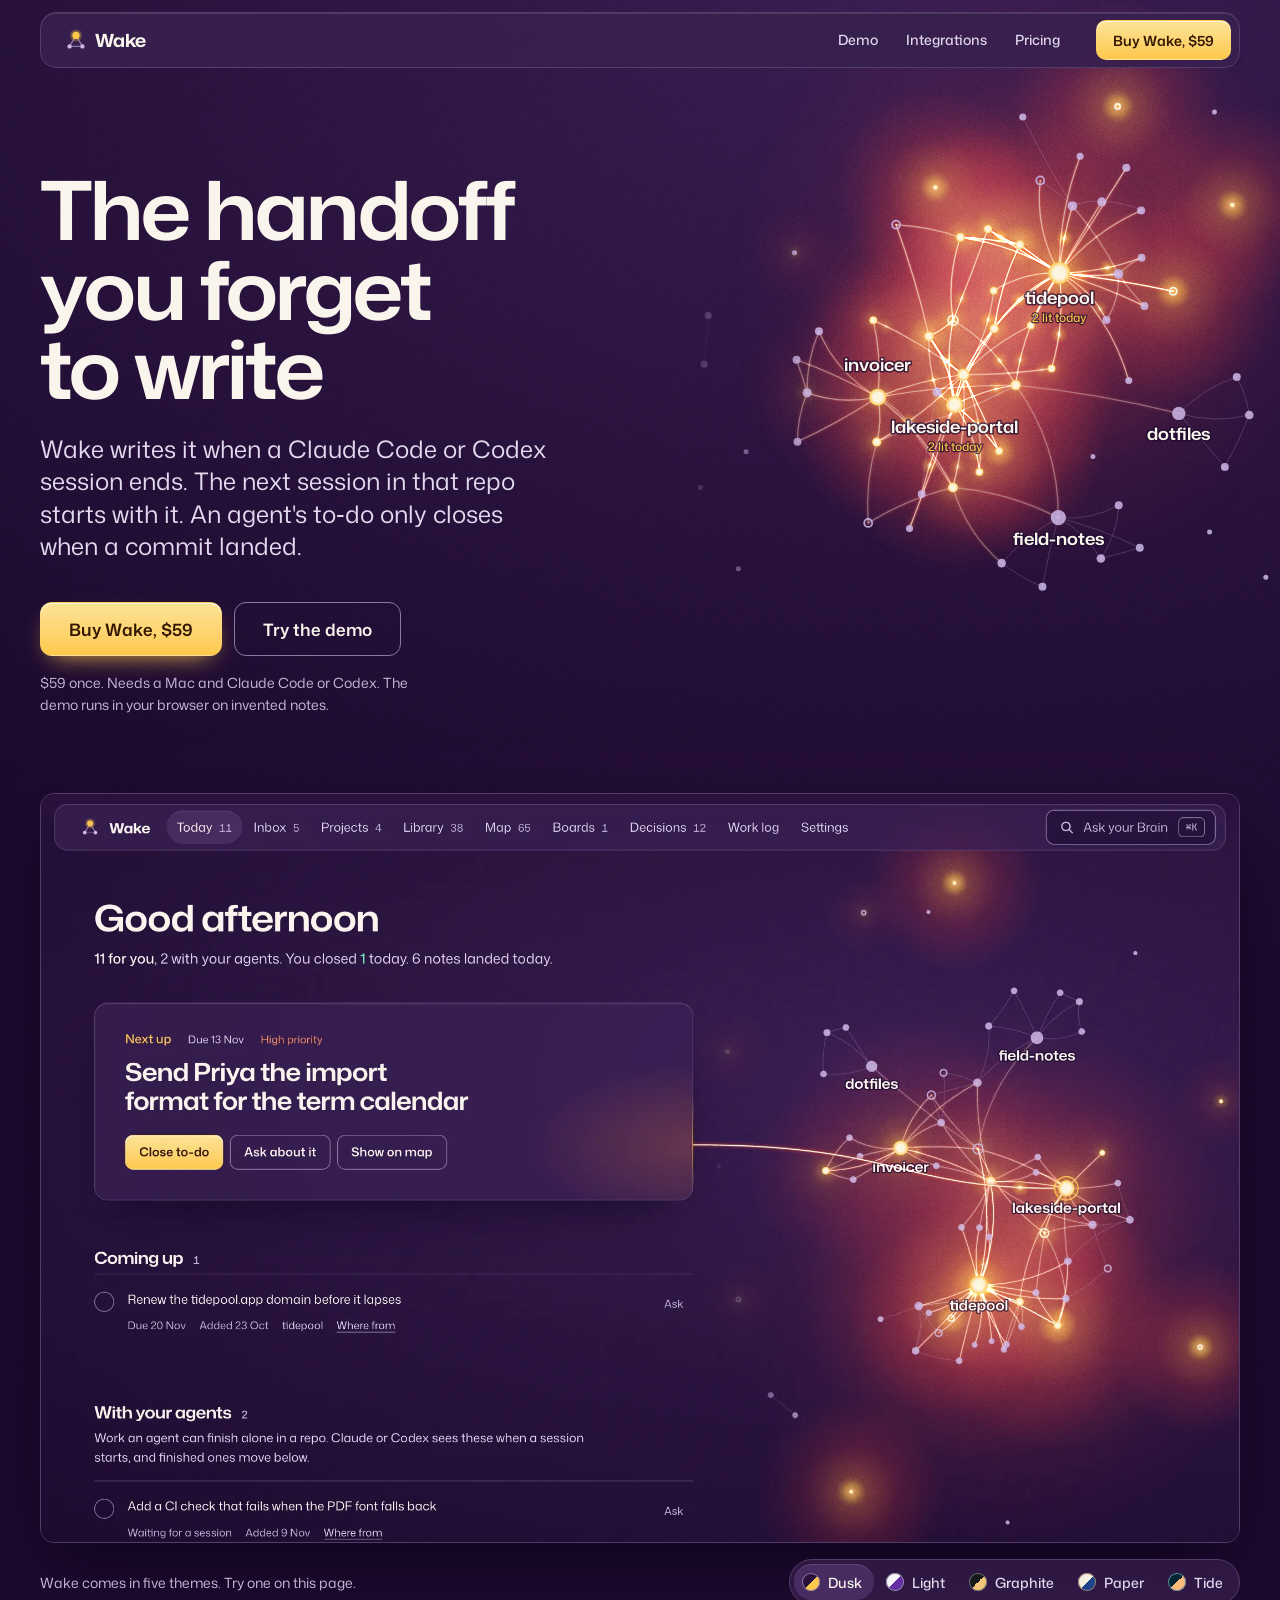
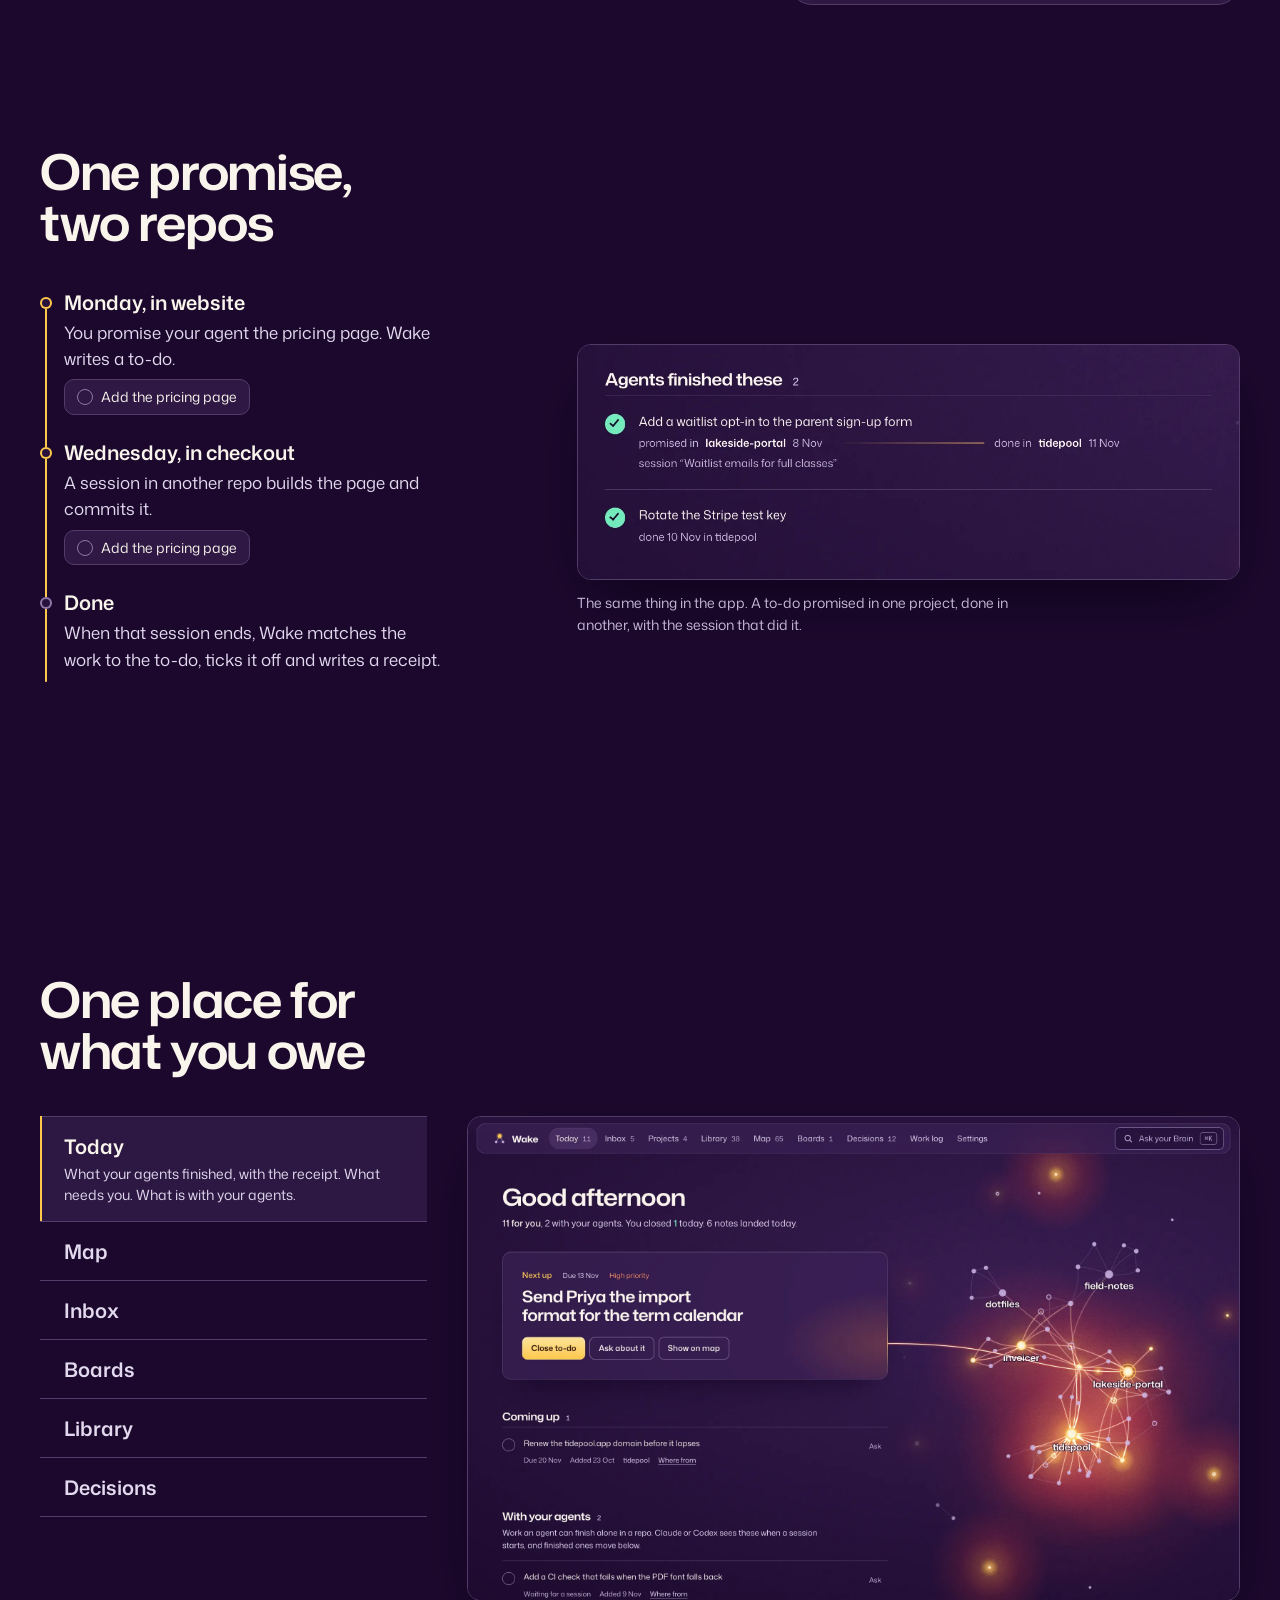
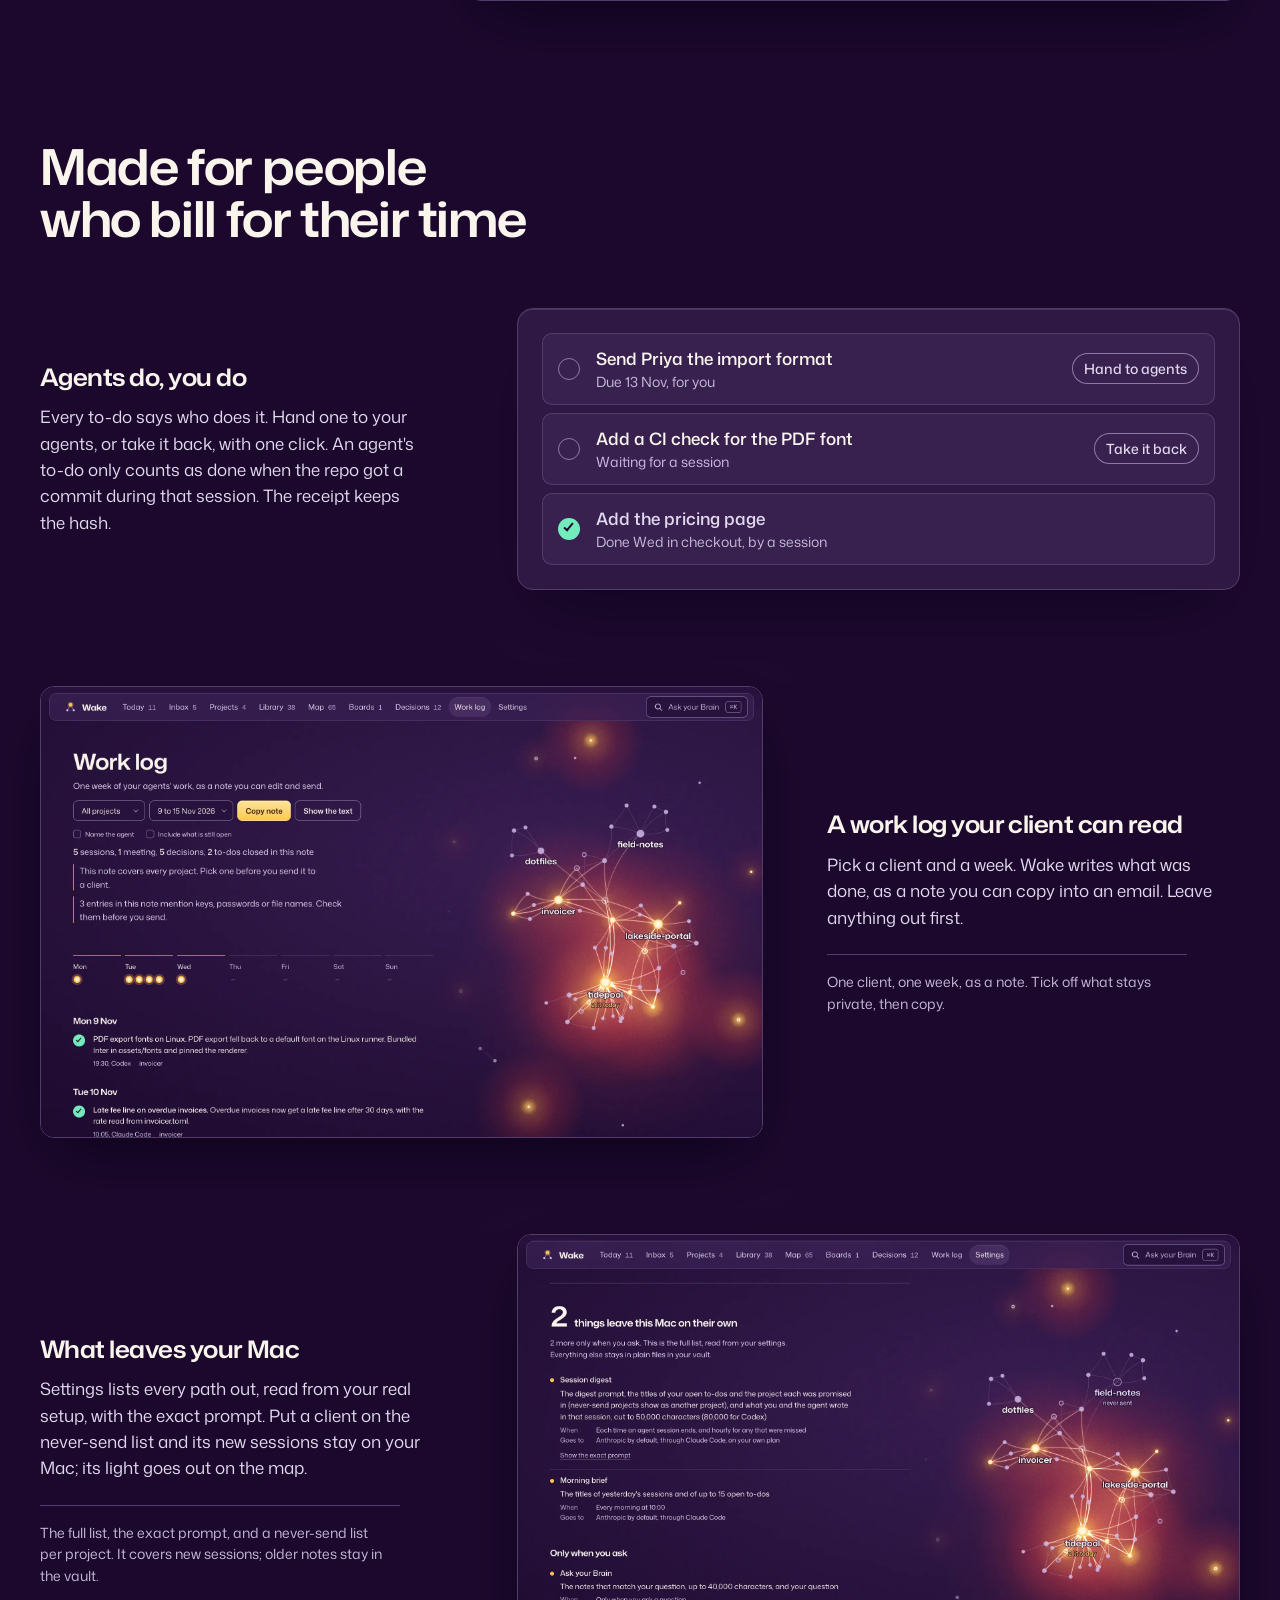
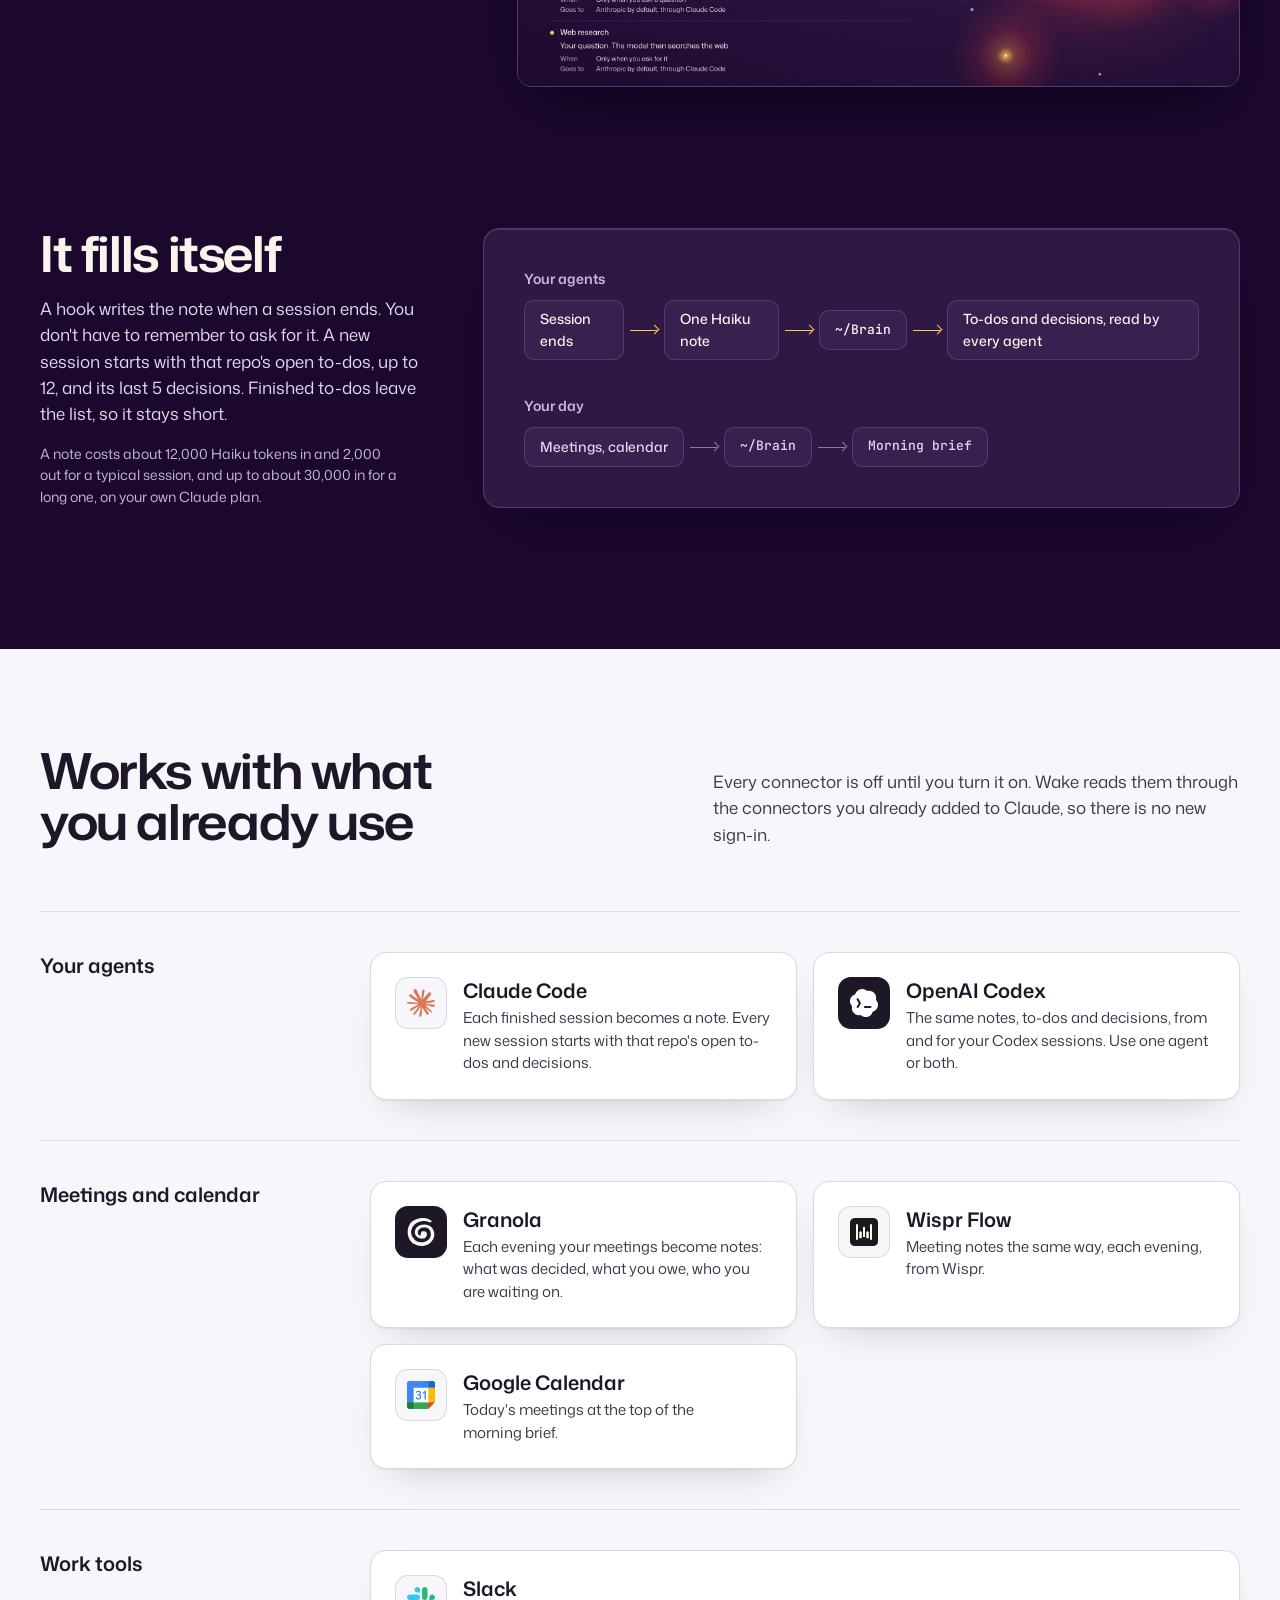
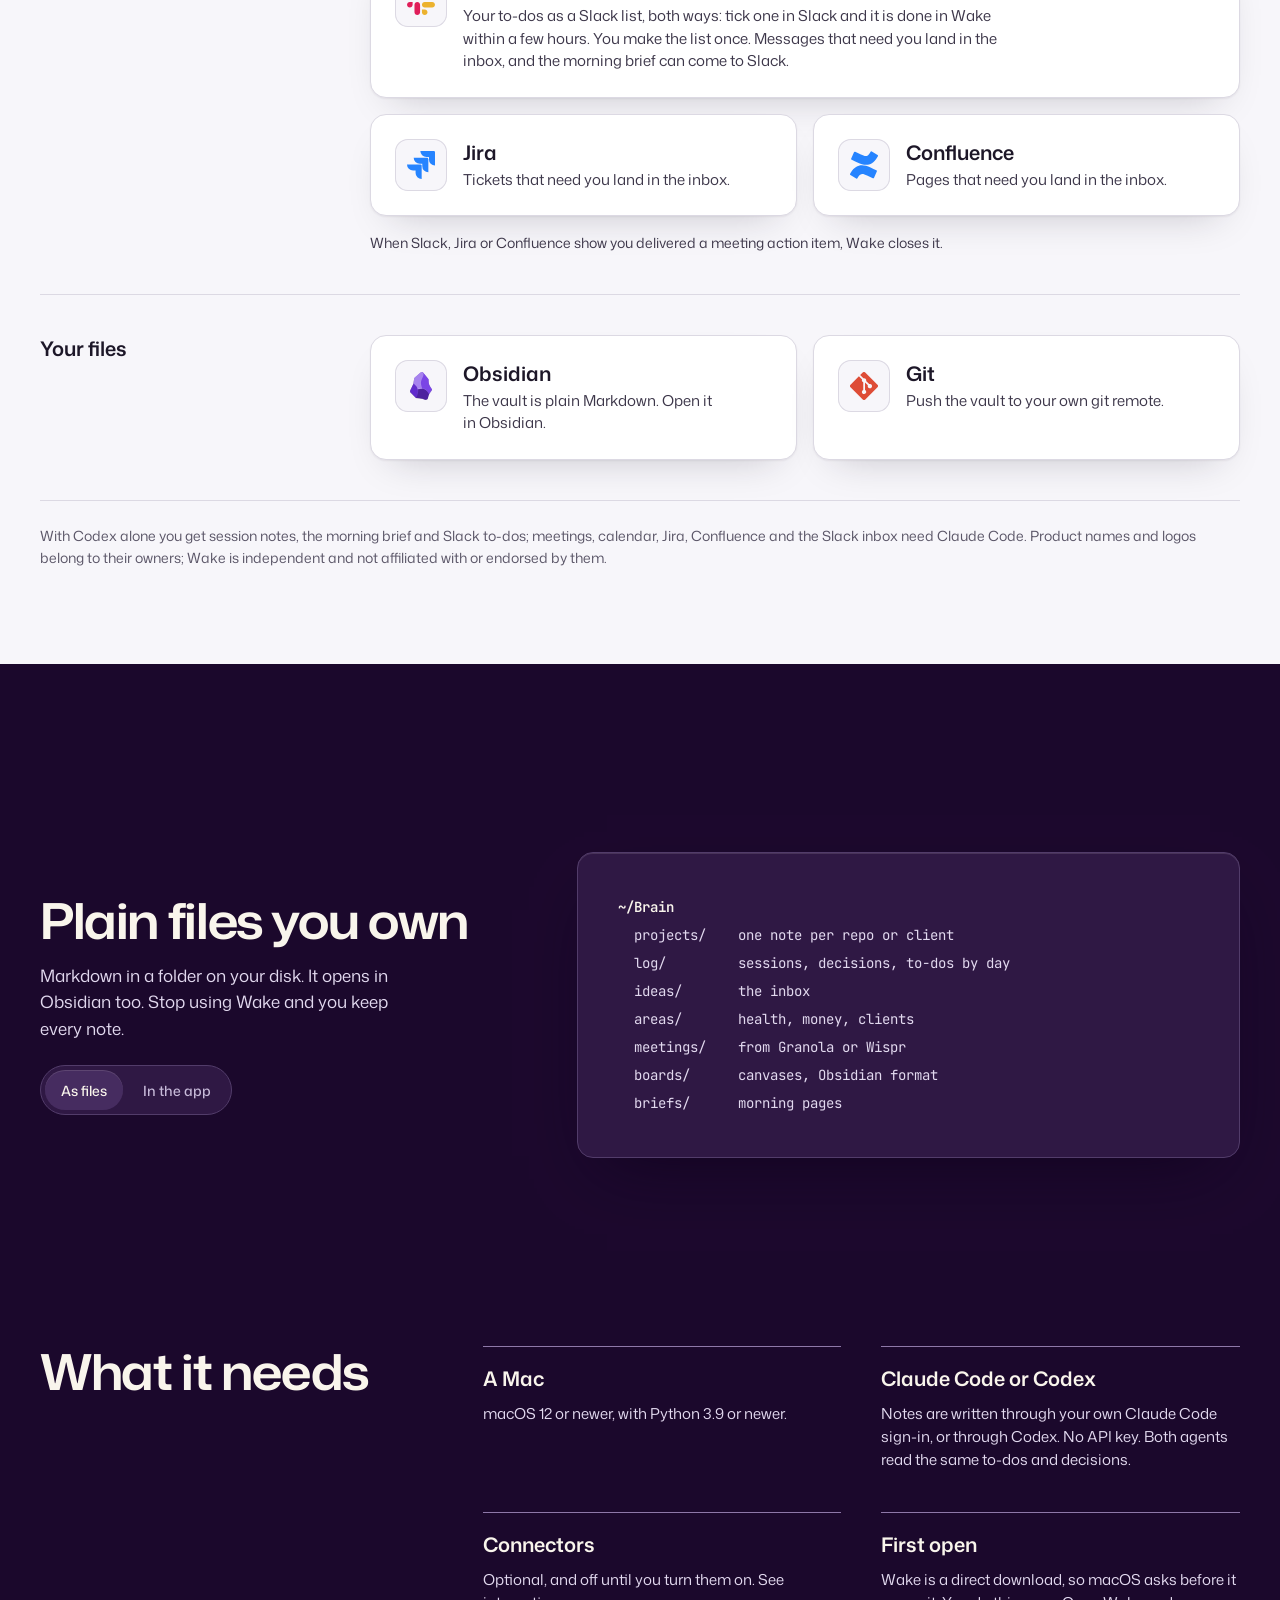
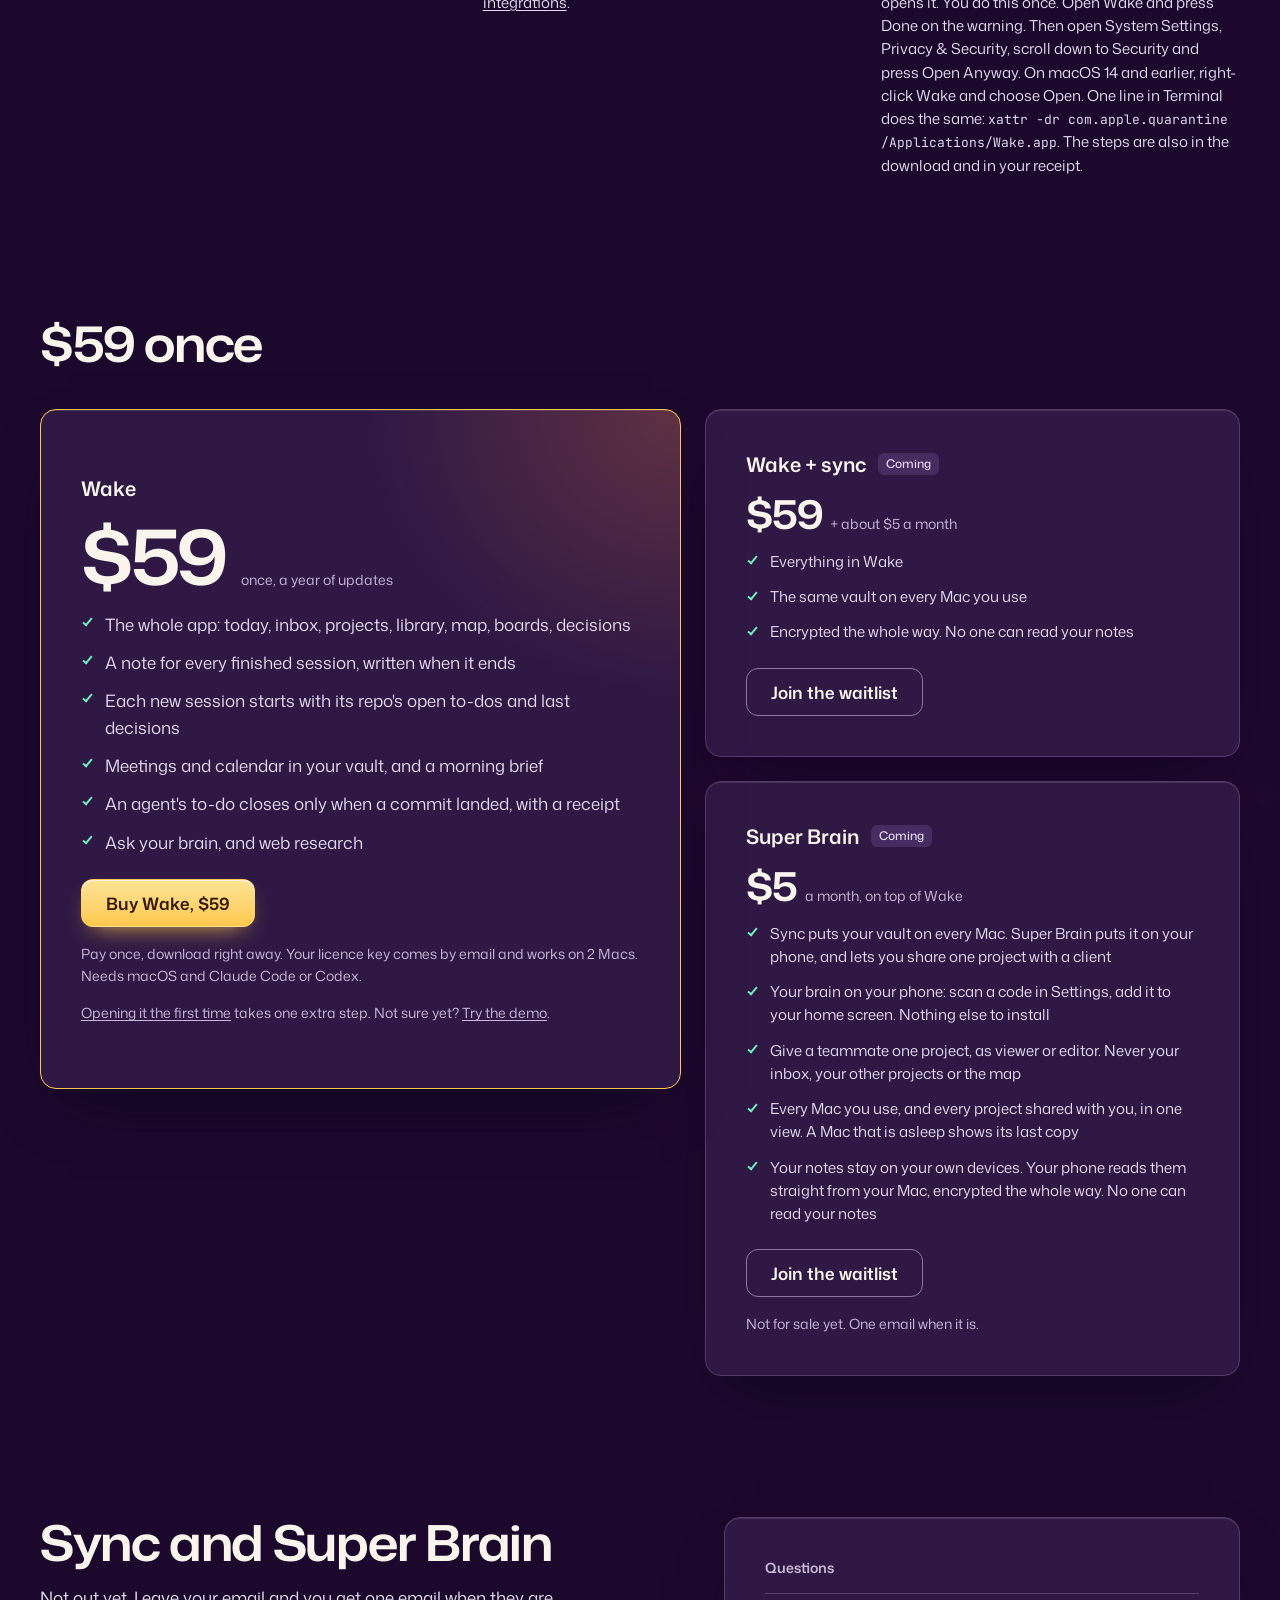
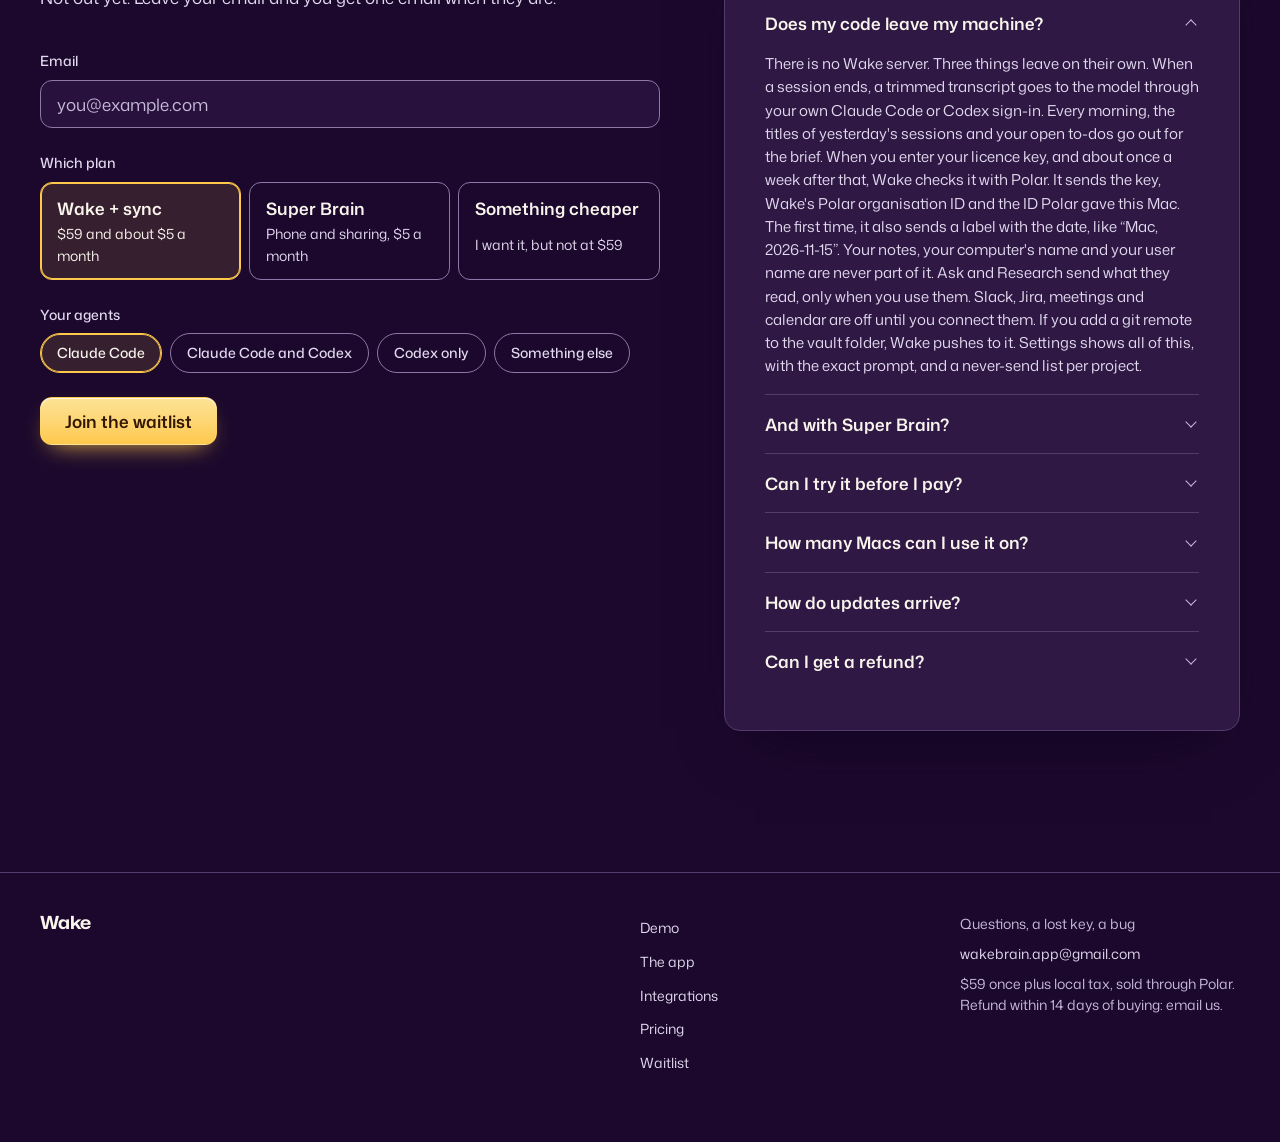
<file: index.html>
<!doctype html>
<html lang="en" data-theme="dusk">
<head>
<meta charset="utf-8">
<meta name="viewport" content="width=device-width, initial-scale=1">
<meta name="theme-color" content="#2a1840">
<meta name="description" content="When a Claude Code or Codex session ends, Wake writes down what was decided and what is still open. The next session in that repo starts with it. Plain Markdown on your Mac.">
<title>Wake: the handoff you forget to write</title>
<link rel="canonical" href="https://wakebrain.github.io/">
<meta property="og:type" content="website">
<meta property="og:site_name" content="Wake">
<meta property="og:url" content="https://wakebrain.github.io/">
<meta property="og:title" content="Wake: the handoff you forget to write">
<meta property="og:description" content="When a Claude Code or Codex session ends, Wake writes down what was decided and what is still open. The next session in that repo starts with it. Plain Markdown on your Mac.">
<meta property="og:image" content="https://wakebrain.github.io/og.png">
<meta property="og:image:width" content="1200">
<meta property="og:image:height" content="630">
<meta property="og:image:alt" content="Wake: the handoff you forget to write, above the Today screen of the app">
<meta name="twitter:card" content="summary_large_image">
<meta name="twitter:title" content="Wake: the handoff you forget to write">
<meta name="twitter:description" content="When a Claude Code or Codex session ends, Wake writes down what was decided and what is still open. The next session in that repo starts with it. Plain Markdown on your Mac.">
<meta name="twitter:image" content="https://wakebrain.github.io/og.png">
<link rel="preload" href="fonts/mona-sans.woff2" as="font" type="font/woff2" crossorigin>
<link rel="stylesheet" href="landing.css?v=5">
<link rel="icon" href="icon.svg" type="image/svg+xml">
</head>
<body class="landing">
<a class="skip" href="#main">Skip to content</a>
<canvas class="glow" aria-hidden="true"></canvas>
<canvas class="sharp" aria-hidden="true"></canvas>
<div class="grain" aria-hidden="true"></div>
<canvas class="thread" aria-hidden="true"></canvas>
<header class="nav" data-quiet>
  <a class="mark" href="./">
    <svg width="22" height="22" viewBox="0 0 24 24" aria-hidden="true"><path class="m-line" d="M12 7 5 19M12 7l7 12M5 19h14"/><circle class="m-halo" cx="12" cy="7" r="6.5"/><circle class="m-hot" cx="12" cy="7" r="4"/><circle class="m-cold" cx="5" cy="19" r="2.4"/><circle class="m-cold" cx="19" cy="19" r="2.4"/></svg>
    Wake
  </a>
  <nav aria-label="Page">
    <a href="demo/">Demo</a>
    <a href="#works">Integrations</a>
    <a href="#pricing">Pricing</a>
  </nav>
  <a class="btn primary small" href="https://buy.polar.sh/polar_cl_RY5sufCcn7mrCrFExtuwMNFq7HFmd3nYXogRp3LDhf8" data-buy>Buy Wake, $59</a>
</header>

<main id="main">
  <div class="mapbox" aria-hidden="true" data-fade="left"></div>
  <section class="hero" aria-labelledby="hero-h">
    <div class="hero-text" data-quiet>
      <h1 id="hero-h">The handoff you forget to write</h1>
      <p class="hero-lede">Wake writes it when a Claude Code or Codex session ends. The next session in that repo starts with it. An agent's to&#8209;do only closes when a commit landed.</p>
      <div class="acts"><a class="btn primary" href="https://buy.polar.sh/polar_cl_RY5sufCcn7mrCrFExtuwMNFq7HFmd3nYXogRp3LDhf8" data-buy>Buy Wake, $59</a><a class="btn" href="demo/">Try the demo</a></div>
      <p class="hero-note">$59 once. Needs a Mac and Claude Code or Codex. The demo runs in your browser on invented notes.</p>
    </div>
    <figure class="stage" data-quiet>
      <img fetchpriority="high" id="stage-img" data-shot="today" src="img/app/dusk/today.webp" width="2160" height="1350" alt="Wake's Today screen: the next to-do, what is coming up and what is with your agents, beside the map of your notes">
      <figcaption>
        <span id="themes-label">Wake comes in five themes. Try one on this page.</span>
        <span class="themes" role="radiogroup" aria-labelledby="themes-label">
          <button type="button" role="radio" aria-checked="true" data-set-theme="dusk"><i data-theme="dusk"></i>Dusk</button>
          <button type="button" role="radio" aria-checked="false" data-set-theme="light"><i data-theme="light"></i>Light</button>
          <button type="button" role="radio" aria-checked="false" data-set-theme="graphite"><i data-theme="graphite"></i>Graphite</button>
          <button type="button" role="radio" aria-checked="false" data-set-theme="paper"><i data-theme="paper"></i>Paper</button>
          <button type="button" role="radio" aria-checked="false" data-set-theme="tide"><i data-theme="tide"></i>Tide</button>
        </span>
      </figcaption>
    </figure>
  </section>

  <section class="story" id="app" aria-labelledby="story-h">
    <div class="story-text">
      <h2 id="story-h">One promise, two repos</h2>
      <ol class="demo" id="demo">
        <li><h3>Monday, in website</h3><p>You promise your agent the pricing page. Wake writes a to-do.</p><p class="todo"><i aria-hidden="true"></i>Add the pricing page</p></li>
        <li><h3>Wednesday, in checkout</h3><p>A session in another repo builds the page and commits it.</p><p class="todo"><i aria-hidden="true"></i>Add the pricing page</p></li>
        <li><h3>Done</h3><p>When that session ends, Wake matches the work to the to-do, ticks it off and writes a receipt.</p><p class="todo"><i aria-hidden="true"></i>Add the pricing page</p></li>
      </ol>
      <p class="receipt"><b>Done: add the pricing page</b> <span>promised Mon in website → done Wed in checkout, session “Pricing page”, commit 4f2a91c</span></p>
      <button type="button" class="replay" id="replay" hidden>Play it again</button>
    </div>
    <figure class="proof">
      <img data-shot="receipt" src="img/app/dusk/receipt.webp" width="1176" height="416" loading="lazy" decoding="async" alt="In the app: two to-dos your agents finished, one promised in lakeside-portal on 8 Nov and done in tidepool on 11 Nov, with the session that did it">
      <figcaption>The same thing in the app. A to-do promised in one project, done in another, with the session that did it.</figcaption>
    </figure>
  </section>

  <section class="tour" aria-labelledby="tour-h">
    <h2 id="tour-h">One place for what you owe</h2>
    <div class="tour-grid">
      <div class="tour-list" role="tablist" aria-label="Screens" aria-orientation="vertical">
        <button type="button" role="tab" aria-selected="true" aria-controls="tour-shot" data-shot="today" data-alt="Today: a finished to-do with its receipt, the next to-do, then every open to-do, beside the map"><b>Today</b><span>What your agents finished, with the receipt. What needs you. What is with your agents.</span></button>
        <button type="button" role="tab" aria-selected="false" aria-controls="tour-shot" data-shot="map" data-alt="Map: notes, people and tickets as a linked graph" tabindex="-1"><b>Map</b><span>Every note, person and ticket, and how they link.</span></button>
        <button type="button" role="tab" aria-selected="false" aria-controls="tour-shot" data-shot="inbox" data-alt="Inbox: one idea at a time, filed to a project, an area or a topic" tabindex="-1"><b>Inbox</b><span>Catch an idea now. File it to a project later.</span></button>
        <button type="button" role="tab" aria-selected="false" aria-controls="tour-shot" data-shot="board" data-alt="A board: notes and ideas laid out as cards with connections" tabindex="-1"><b>Boards</b><span>Lay notes and ideas out on a canvas, then ask about it.</span></button>
        <button type="button" role="tab" aria-selected="false" aria-controls="tour-shot" data-shot="library" data-alt="Library: every note with the notes that link to it" tabindex="-1"><b>Library</b><span>Every note, with what points to it.</span></button>
        <button type="button" role="tab" aria-selected="false" aria-controls="tour-shot" data-shot="decisions" data-alt="Decisions: a searchable log of what was decided and where" tabindex="-1"><b>Decisions</b><span>What was decided, where, and why.</span></button>
      </div>
      <figure class="tour-shot" id="tour-shot" role="tabpanel">
        <img id="tour-img" data-shot="today" src="img/app/dusk/today.webp" width="2160" height="1350" loading="lazy" decoding="async" alt="Today: a finished to-do with its receipt, the next to-do, then every open to-do, beside the map">
      </figure>
    </div>
  </section>

  <section class="bill" aria-labelledby="bill-h">
    <h2 id="bill-h">Made for people who bill for their time</h2>
    <div class="split">
      <div class="split-text">
        <h3>Agents do, you do</h3>
        <p>Every to-do says who does it. Hand one to your agents, or take it back, with one click. An agent's to-do only counts as done when the repo got a commit during that session. The receipt keeps the hash.</p>
      </div>
      <div class="handoff" aria-hidden="true">
        <p class="row"><i class="tick"></i><span><b>Send Priya the import format</b><small>Due 13 Nov, for you</small></span><em>Hand to agents</em></p>
        <p class="row agent"><i class="tick"></i><span><b>Add a CI check for the PDF font</b><small>Waiting for a session</small></span><em>Take it back</em></p>
        <p class="row done"><i class="tick"></i><span><b>Add the pricing page</b><small>Done Wed in checkout, by a session</small></span></p>
      </div>
    </div>
    <div class="split flip">
      <div class="split-text">
        <h3>A work log your client can read</h3>
        <p>Pick a client and a week. Wake writes what was done, as a note you can copy into an email. Leave anything out first.</p>
        <p class="cap">One client, one week, as a note. Tick off what stays private, then copy.</p>
      </div>
      <img data-shot="worklog" src="img/app/dusk/worklog.webp" width="2160" height="1350" alt="Work log: one client, one week, the sessions and decisions as a note, with ticks to leave entries out" loading="lazy" decoding="async">
    </div>
    <div class="split">
      <div class="split-text">
        <h3>What leaves your Mac</h3>
        <p>Settings lists every path out, read from your real setup, with the exact prompt. Put a client on the never-send list and its new sessions stay on your Mac; its light goes out on the map.</p>
        <p class="cap">The full list, the exact prompt, and a never-send list per project. It covers new sessions; older notes stay in the vault.</p>
      </div>
      <img data-shot="privacy" src="img/app/dusk/privacy.webp" width="2160" height="1350" alt="Settings: two things leave this Mac on their own, the list of paths out, and a never-send project ringed on the map" loading="lazy" decoding="async">
    </div>
  </section>

  <section class="how" aria-labelledby="how-h">
    <div class="how-text">
      <h2 id="how-h">It fills itself</h2>
      <p>A hook writes the note when a session ends. You don't have to remember to ask for it. A new session starts with that repo's open to-dos, up to 12, and its last 5 decisions. Finished to-dos leave the list, so it stays short.</p>
      <p class="note">A note costs about 12,000 Haiku tokens in and 2,000 out for a typical session, and up to about 30,000 in for a long one, on your own Claude plan.</p>
    </div>
    <div class="diagram" role="img" aria-label="A finished Claude Code or Codex session becomes one Haiku note in your vault, which updates the to-dos and decisions every agent reads. Meetings and your calendar feed the same vault and a morning brief.">
      <p class="path-name">Your agents</p>
      <ol class="path hot">
        <li>Session ends</li><li>One Haiku note</li><li>~/Brain</li><li>To-dos and decisions, read by every agent</li>
      </ol>
      <p class="path-name">Your day</p>
      <ol class="path">
        <li>Meetings, calendar</li><li>~/Brain</li><li>Morning brief</li>
      </ol>
    </div>
  </section>

  <section class="works" id="works" aria-labelledby="works-h" data-theme="light">
    <div class="works-head">
      <h2 id="works-h">Works with what you already use</h2>
      <p>Every connector is off until you turn it on. Wake reads them through the connectors you already added to Claude, so there is no new sign-in.</p>
    </div>
    <div class="works-group">
      <h3>Your agents</h3>
      <ul>
        <li><span class="logo"><img src="img/logos/claude.svg" width="28" height="28" alt=""></span><b>Claude Code</b><p>Each finished session becomes a note. Every new session starts with that repo's open to-dos and decisions.</p></li>
        <li><span class="logo ink"><img src="img/logos/codex.svg" width="28" height="28" alt=""></span><b>OpenAI Codex</b><p>The same notes, to-dos and decisions, from and for your Codex sessions. Use one agent or both.</p></li>
      </ul>
    </div>
    <div class="works-group">
      <h3>Meetings and calendar</h3>
      <ul>
        <li><span class="logo ink"><img src="img/logos/granola.svg" width="28" height="28" alt=""></span><b>Granola</b><p>Each evening your meetings become notes: what was decided, what you owe, who you are waiting on.</p></li>
        <li><span class="logo"><img src="img/logos/wispr-flow.png" width="28" height="28" alt=""></span><b>Wispr Flow</b><p>Meeting notes the same way, each evening, from Wispr.</p></li>
        <li><span class="logo"><img src="img/logos/google-calendar.svg" width="28" height="28" alt=""></span><b>Google Calendar</b><p>Today's meetings at the top of the morning brief.</p></li>
      </ul>
    </div>
    <div class="works-group">
      <h3>Work tools</h3>
      <ul>
        <li class="wide"><span class="logo"><img src="img/logos/slack.svg" width="28" height="28" alt=""></span><b>Slack</b><p>Your to-dos as a Slack list, both ways: tick one in Slack and it is done in Wake within a few hours. You make the list once. Messages that need you land in the inbox, and the morning brief can come to Slack.</p></li>
        <li><span class="logo"><img src="img/logos/jira.svg" width="28" height="28" alt=""></span><b>Jira</b><p>Tickets that need you land in the inbox.</p></li>
        <li><span class="logo"><img src="img/logos/confluence.svg" width="28" height="28" alt=""></span><b>Confluence</b><p>Pages that need you land in the inbox.</p></li>
      </ul>
      <p class="works-note">When Slack, Jira or Confluence show you delivered a meeting action item, Wake closes it.</p>
    </div>
    <div class="works-group">
      <h3>Your files</h3>
      <ul>
        <li><span class="logo"><img src="img/logos/obsidian.svg" width="28" height="28" alt=""></span><b>Obsidian</b><p>The vault is plain Markdown. Open it in Obsidian.</p></li>
        <li><span class="logo"><img src="img/logos/git.svg" width="28" height="28" alt=""></span><b>Git</b><p>Push the vault to your own git remote.</p></li>
      </ul>
    </div>
    <p class="fine">With Codex alone you get session notes, the morning brief and Slack to-dos; meetings, calendar, Jira, Confluence and the Slack inbox need Claude Code. Product names and logos belong to their owners; Wake is independent and not affiliated with or endorsed by them.</p>
  </section>

  <section class="files" aria-labelledby="files-h">
    <div class="files-text">
      <h2 id="files-h">Plain files you own</h2>
      <p>Markdown in a folder on your disk. It opens in Obsidian too. Stop using Wake and you keep every note.</p>
      <div class="switch" role="group" aria-label="Show the vault">
        <button type="button" aria-pressed="true" data-show="tree">As files</button>
        <button type="button" aria-pressed="false" data-show="shot">In the app</button>
      </div>
    </div>
    <div class="files-view">
      <pre class="tree" data-pane="tree" aria-label="Vault folder layout">~/Brain
  projects/    one note per repo or client
  log/         sessions, decisions, to-dos by day
  ideas/       the inbox
  areas/       health, money, clients
  meetings/    from Granola or Wispr
  boards/      canvases, Obsidian format
  briefs/      morning pages</pre>
      <img data-pane="shot" data-shot="library" hidden src="img/app/dusk/library.webp" width="2160" height="1350" alt="The same notes in the Wake library" loading="lazy" decoding="async">
    </div>
  </section>

  <section class="needs" aria-labelledby="needs-h">
    <h2 id="needs-h">What it needs</h2>
    <dl>
      <div><dt>A Mac</dt><dd>macOS 12 or newer, with Python 3.9 or newer.</dd></div>
      <div><dt>Claude Code or Codex</dt><dd>Notes are written through your own Claude Code sign-in, or through Codex. No API key. Both agents read the same to-dos and decisions.</dd></div>
      <div><dt>Connectors</dt><dd>Optional, and off until you turn them on. See <a href="#works">integrations</a>.</dd></div>
      <div id="first-open"><dt>First open</dt><dd>Wake is a direct download, so macOS asks before it opens it. You do this once. Open Wake and press Done on the warning. Then open System Settings, Privacy &amp; Security, scroll down to Security and press Open Anyway. On macOS 14 and earlier, right-click Wake and choose Open. One line in Terminal does the same: <code>xattr -dr com.apple.quarantine /Applications/Wake.app</code>. The steps are also in the download and in your receipt.</dd></div>
    </dl>
  </section>

  <section class="pricing" id="pricing" aria-labelledby="price-h">
    <h2 id="price-h">$59 once</h2>
    <div class="plans">
      <div class="plan main">
        <h3>Wake</h3>
        <p class="price">$59 <span>once, a year of updates</span></p>
        <ul>
          <li>The whole app: today, inbox, projects, library, map, boards, decisions</li>
          <li>A note for every finished session, written when it ends</li>
          <li>Each new session starts with its repo's open to-dos and last decisions</li>
          <li>Meetings and calendar in your vault, and a morning brief</li>
          <li>An agent's to-do closes only when a commit landed, with a receipt</li>
          <li>Ask your brain, and web research</li>
        </ul>
        <a class="btn primary" href="https://buy.polar.sh/polar_cl_RY5sufCcn7mrCrFExtuwMNFq7HFmd3nYXogRp3LDhf8" data-buy>Buy Wake, $59</a>
        <p class="fine">Pay once, download right away. Your licence key comes by email and works on 2 Macs. Needs macOS and Claude Code or Codex.</p>
        <p class="fine"><a href="#first-open">Opening it the first time</a> takes one extra step. Not sure yet? <a href="demo/">Try the demo</a>.</p>
      </div>
      <div class="plan">
        <h3>Wake + sync <span class="coming">Coming</span></h3>
        <p class="price">$59 <span>+ about $5 a month</span></p>
        <ul>
          <li>Everything in Wake</li>
          <li>The same vault on every Mac you use</li>
          <li>Encrypted the whole way. No one can read your notes</li>
        </ul>
        <a class="btn" href="#waitlist" data-plan="sync">Join the waitlist</a>
      </div>
      <div class="plan">
        <h3>Super Brain <span class="coming">Coming</span></h3>
        <p class="price">$5 <span>a month, on top of Wake</span></p>
        <ul>
          <li>Sync puts your vault on every Mac. Super Brain puts it on your phone, and lets you share one project with a client</li>
          <li>Your brain on your phone: scan a code in Settings, add it to your home screen. Nothing else to install</li>
          <li>Give a teammate one project, as viewer or editor. Never your inbox, your other projects or the map</li>
          <li>Every Mac you use, and every project shared with you, in one view. A Mac that is asleep shows its last copy</li>
          <li>Your notes stay on your own devices. Your phone reads them straight from your Mac, encrypted the whole way. No one can read your notes</li>
        </ul>
        <a class="btn" href="#waitlist" data-plan="super">Join the waitlist</a>
        <p class="fine">Not for sale yet. One email when it is.</p>
      </div>
    </div>
  </section>

  <section class="waitlist" id="waitlist" aria-labelledby="wait-h">
    <div class="wait-card">
      <h2 id="wait-h">Sync and Super Brain</h2>
      <p>Not out yet. Leave your email and you get one email when they are.</p>
      <p class="thanks" id="w-thanks" role="status" hidden><strong>You’re on the list.</strong> One email when it ships, nothing else.</p>
      <form class="wait" id="w-form" novalidate>
        <input type="text" name="_honey" tabindex="-1" autocomplete="off" aria-hidden="true" class="honey">
        <div class="field">
          <label for="w-email">Email</label>
          <input id="w-email" name="email" type="email" autocomplete="email" required placeholder="you@example.com" aria-describedby="w-err">
          <p class="err" id="w-err" role="alert" hidden>Enter an email address, like you@example.com.</p>
        </div>
        <fieldset class="cards">
          <legend>Which plan</legend>
          <div class="opts">
          <label><input type="radio" name="plan" value="sync" checked><span><b>Wake + sync</b>$59 and about $5 a month</span></label>
          <label><input type="radio" name="plan" value="super"><span><b>Super Brain</b>Phone and sharing, $5 a month</span></label>
          <label><input type="radio" name="plan" value="less"><span><b>Something cheaper</b>I want it, but not at $59</span></label>
          </div>
        </fieldset>
        <fieldset class="chips">
          <legend>Your agents</legend>
          <div class="opts">
          <label><input type="radio" name="agents" value="Claude Code" checked><span>Claude Code</span></label>
          <label><input type="radio" name="agents" value="Claude Code and Codex"><span>Claude Code and Codex</span></label>
          <label><input type="radio" name="agents" value="Codex only"><span>Codex only</span></label>
          <label><input type="radio" name="agents" value="something else"><span>Something else</span></label>
          </div>
        </fieldset>
        <input type="hidden" name="ref" id="w-ref" value="direct">
        <button class="btn primary" type="submit">Join the waitlist</button>
      </form>
    </div>
    <div class="faq">
      <h3>Questions</h3>
      <details open>
        <summary>Does my code leave my machine?</summary>
        <p>There is no Wake server. Three things leave on their own. When a session ends, a trimmed transcript goes to the model through your own Claude Code or Codex sign-in. Every morning, the titles of yesterday's sessions and your open to-dos go out for the brief. When you enter your licence key, and about once a week after that, Wake checks it with Polar. It sends the key, Wake's Polar organisation ID and the ID Polar gave this Mac. The first time, it also sends a label with the date, like “Mac, 2026-11-15”. Your notes, your computer's name and your user name are never part of it. Ask and Research send what they read, only when you use them. Slack, Jira, meetings and calendar are off until you connect them. If you add a git remote to the vault folder, Wake pushes to it. Settings shows all of this, with the exact prompt, and a never-send list per project.</p>
      </details>
      <details>
        <summary>And with Super Brain?</summary>
        <p>With Super Brain your notes stay on your own devices. Your phone, and each person you invite, reads straight from your Mac, encrypted the whole way, so no one in between can read your notes. Every request is checked on your Mac. Disconnect a phone in Settings and it is out on its next request.</p>
      </details>
      <details>
        <summary>Can I try it before I pay?</summary>
        <p>Yes. The <a href="demo/">demo</a> is the real app in your browser, on invented notes. It is read-only, so nothing you do there is saved.</p>
      </details>
      <details>
        <summary>How many Macs can I use it on?</summary>
        <p>Two. To move Wake to another Mac, press Deactivate this Mac in Settings on the old one, then enter your key on the new one.</p>
      </details>
      <details>
        <summary>How do updates arrive?</summary>
        <p>You get a year of updates. Download the newest Wake from your <a href="https://polar.sh/wakebrain/portal">Polar purchases page</a> and drag it over the old one. Wake does not check for updates or install them by itself.</p>
      </details>
      <details>
        <summary>Can I get a refund?</summary>
        <p>Yes, within 14 days of buying. Email <a href="mailto:wakebrain.app@gmail.com">wakebrain.app@gmail.com</a> and you get your money back.</p>
      </details>
    </div>
  </section>
</main>

<footer class="foot">
  <p class="mark">Wake</p>
  <div><a href="demo/">Demo</a><a href="#app">The app</a><a href="#works">Integrations</a><a href="#pricing">Pricing</a><a href="#waitlist">Waitlist</a></div>
  <div><p>Questions, a lost key, a bug</p><a href="mailto:wakebrain.app@gmail.com">wakebrain.app@gmail.com</a><p>$59 once plus local tax, sold through Polar. Refund within 14 days of buying: email us.</p></div>
</footer>
<script src="graph.js"></script>
<script src="ember-engine.js"></script>
<script src="ember-map.js"></script>
<script>
WakeMap({ draw: WAKE_DRAW });
</script>
<script src="landing.js"></script>
<script>
const fromHost = h => [["reddit", "reddit"], ["t.co", "x"], ["x.com", "x"], ["twitter", "x"], ["github", "gh"], ["ycombinator", "hn"], ["obsidian", "obsidian"], ["indiehackers", "ih"], ["linkedin", "linkedin"], ["google", "google"]].find(([k]) => h.includes(k))?.[1];
let ref = new URLSearchParams(location.search).get("ref");
try { if (!ref && document.referrer) ref = fromHost(new URL(document.referrer).hostname) || "other"; } catch (e) {}
if (ref) document.getElementById("w-ref").value = ref.slice(0, 32);
const tagOf = r => (r || "direct").replace(/[^a-z0-9-]/gi, "").slice(0, 24) || "direct";
const hit = k => fetch("https://abacus.jasoncameron.dev/hit/wakebrain/" + k, { keepalive: true }).catch(() => {});
const email = document.getElementById("w-email"), err = document.getElementById("w-err");
email.addEventListener("input", () => { err.hidden = true; email.removeAttribute("aria-invalid"); });
document.getElementById("w-form").addEventListener("submit", async e => {
  e.preventDefault();
  const f = e.target, d = Object.fromEntries(new FormData(f));
  if (d._honey) return;
  if (!email.checkValidity()) { err.hidden = false; email.setAttribute("aria-invalid", "true"); email.focus(); return; }
  delete d._honey;
  try { if (!localStorage.getItem("ws")) { localStorage.setItem("ws", "1"); hit("signup-" + d.plan).then(() => hit("signup-" + d.plan + "-" + tagOf(d.ref))); } } catch (err) {}
  f.querySelector("button").disabled = true;
  await fetch("https://api.web3forms.com/submit", { method: "POST", headers: { "Content-Type": "application/json", Accept: "application/json" }, body: JSON.stringify({ ...d, access_key: "a05360e3-c3eb-4e73-ae00-8e2bf8fa3432", subject: "Wake waitlist: " + d.plan, from_name: "Wake waitlist" }), signal: AbortSignal.timeout(8000) }).catch(() => {});
  f.hidden = true;
  document.getElementById("w-thanks").hidden = false;
});
try {
  if (!localStorage.getItem("wv")) {
    localStorage.setItem("wv", "1");
    hit("visits").then(() => hit("visits-" + tagOf(ref)));
  }
} catch (e) {}
document.querySelectorAll("[data-buy]").forEach(a => a.addEventListener("click", () => hit("buy-" + tagOf(ref))));
document.querySelectorAll("[data-plan]").forEach(a => a.addEventListener("click", () => { document.querySelector(`input[name=plan][value=${a.dataset.plan}]`).checked = true; }));
</script>
</body>
</html>
</file>
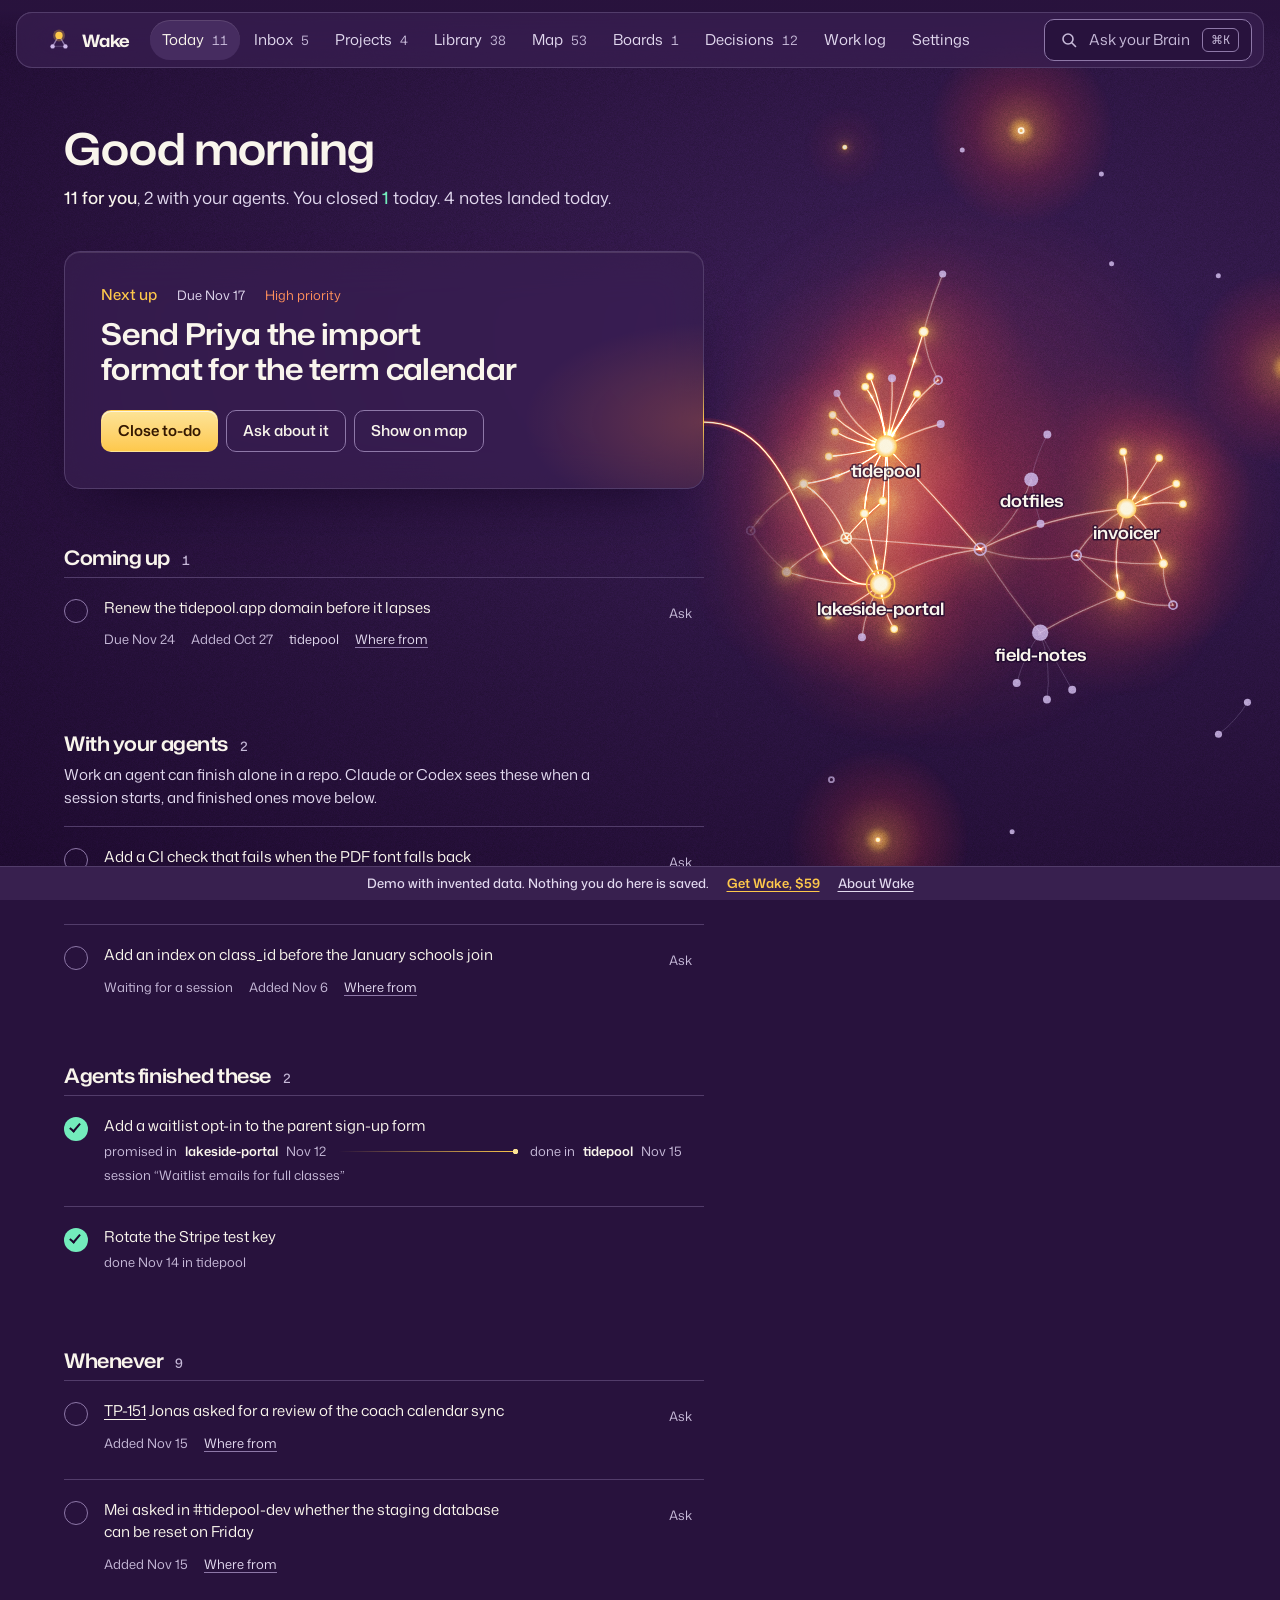
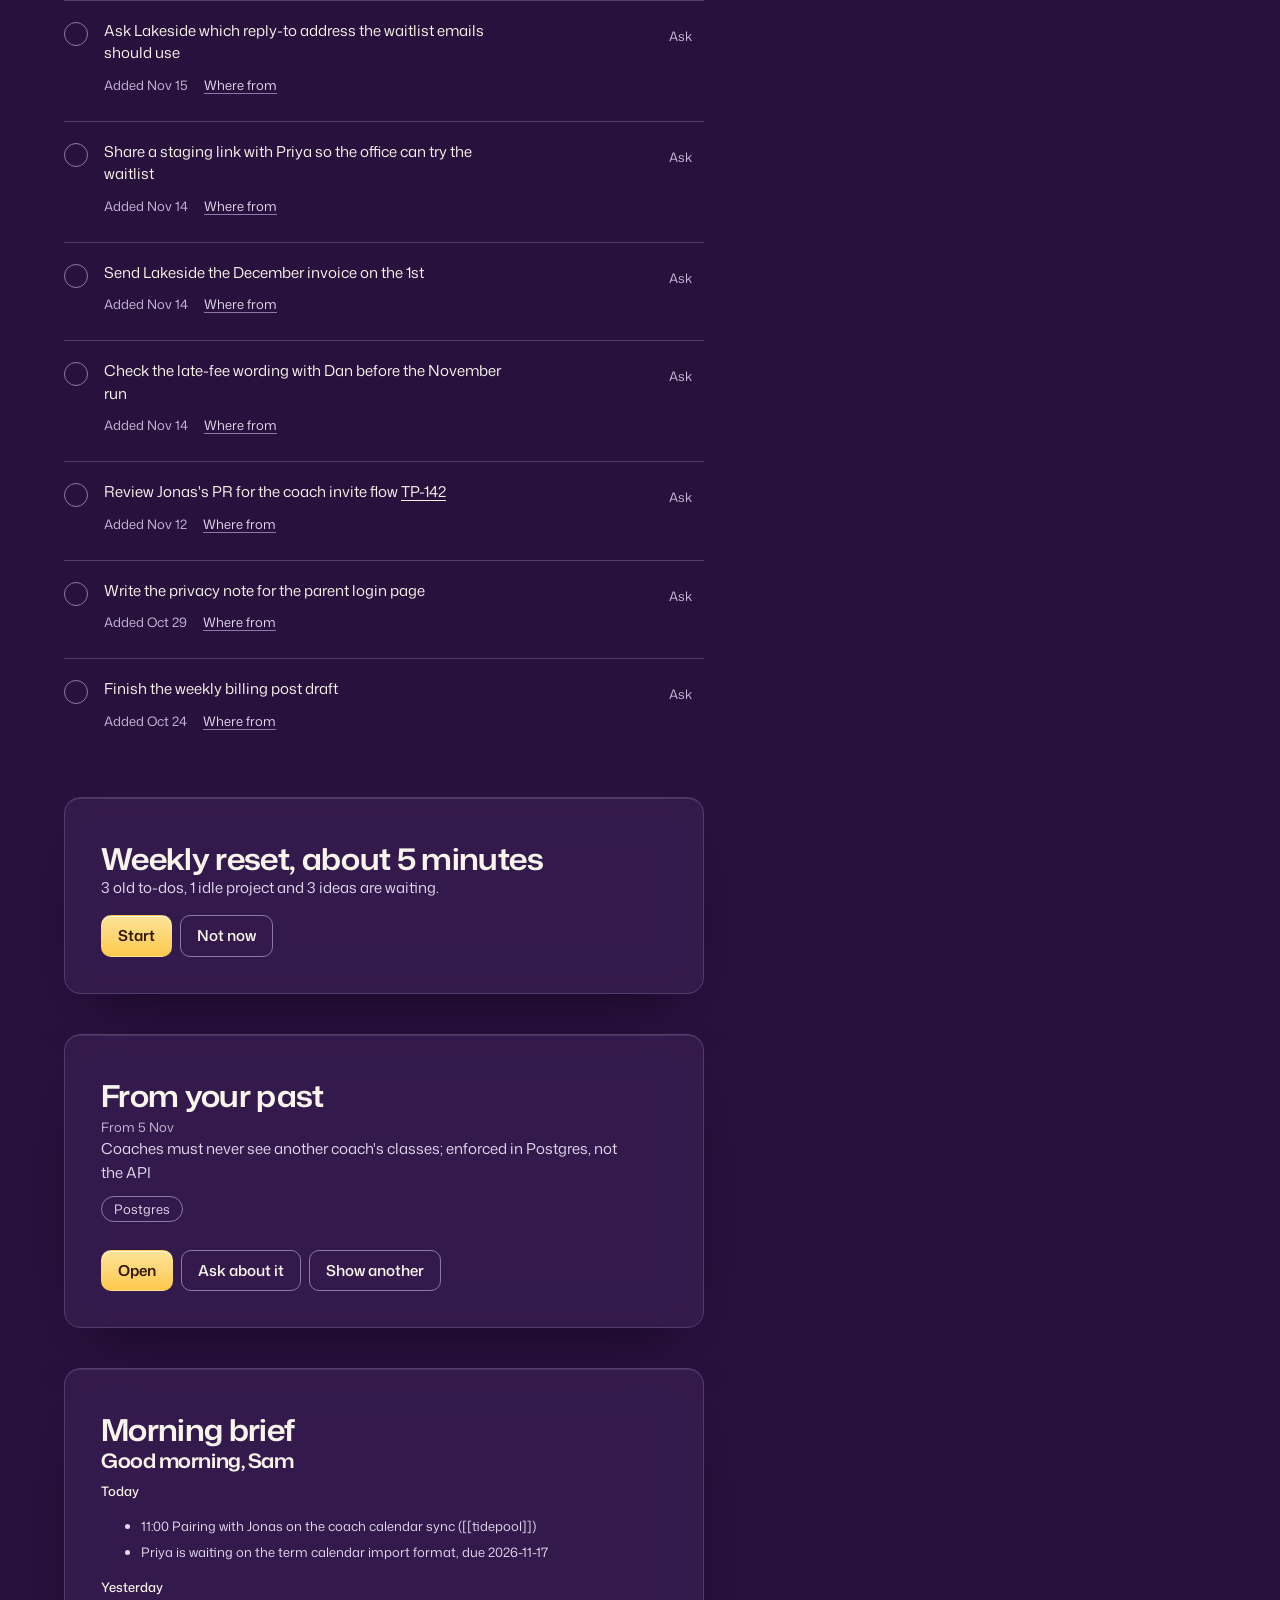
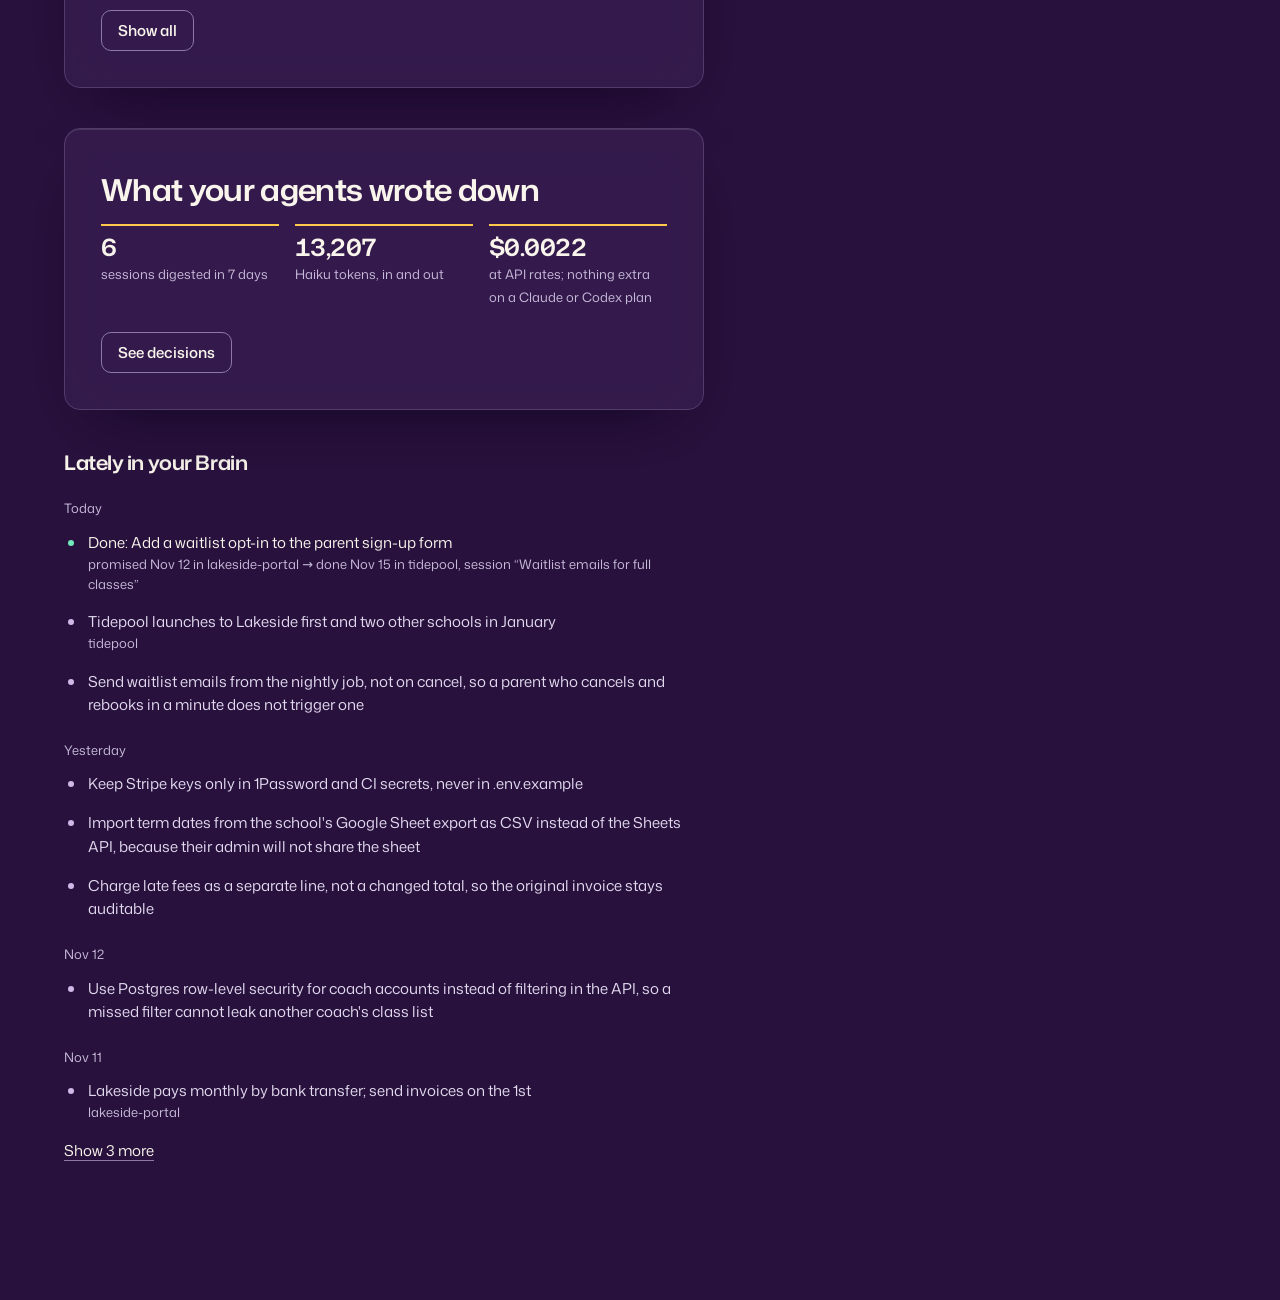
<file: demo/index.html>
<!doctype html>
<html lang="en" data-pref="dusk">
<head>
<meta charset="utf-8">
<meta http-equiv="Content-Security-Policy" content="default-src 'none'; script-src 'self' 'unsafe-inline'; style-src 'self' 'unsafe-inline'; font-src 'self'; connect-src 'self'; img-src 'self' data:; manifest-src 'self'; base-uri 'none'; form-action 'none'">
<script src="demo/data.js"></script>
<script src="demo/shim.js"></script>
<meta name="viewport" content="width=device-width, initial-scale=1">
<title>Wake demo</title>
<meta name="description" content="Wake: your ideas, projects, meetings and agent sessions in one local Markdown vault.">
<meta name="theme-color" content="#2a1840">
<script>
(() => {
  const r = document.documentElement, m = matchMedia("(prefers-color-scheme: light)");
  const BAR = { dusk: "#2a1840", light: "#f6f5fa", graphite: "#18191b", paper: "#f4eee1", tide: "#0b2733" }, meta = document.querySelector('meta[name="theme-color"]');
  const set = () => { const p = r.dataset.pref || "dusk"; r.dataset.theme = p === "system" ? (m.matches ? "light" : "dusk") : p; meta.content = BAR[r.dataset.theme]; };
  set();
  m.addEventListener("change", () => { set(); dispatchEvent(new Event("wake-theme")); });
  window.wakeTheme = t => { r.dataset.pref = t; set(); dispatchEvent(new Event("wake-theme")); };
})();
</script>
<link rel="icon" href="static/icon.svg" type="image/svg+xml">
<link rel="apple-touch-icon" href="static/icon.svg">
<meta name="mobile-web-app-capable" content="yes">
<meta name="apple-mobile-web-app-capable" content="yes">
<meta name="apple-mobile-web-app-status-bar-style" content="black-translucent">
<meta name="apple-mobile-web-app-title" content="Wake">
<script src="static/vendor/marked.min.js"></script>
<script src="static/vendor/purify.min.js"></script>
<script src="static/vendor/d3.min.js"></script>
<link rel="stylesheet" href="static/app.css">
<link rel="stylesheet" href="static/views/inbox.css">
<link rel="stylesheet" href="static/views/review.css">
<link rel="stylesheet" href="static/views/notes.css">
<link rel="stylesheet" href="static/views/boards.css">
<link rel="stylesheet" href="static/views/ledger.css">
<link rel="stylesheet" href="static/views/privacy.css">
<script src="static/engine.js"></script>
<script src="static/map.js"></script>
</head>
<body>
<canvas class="glow" aria-hidden="true"></canvas>
<canvas class="sharp" aria-hidden="true"></canvas>
<div class="grain" aria-hidden="true"></div>
<canvas class="thread" id="sky" aria-hidden="true"></canvas>

<header class="top">
  <div class="brand">
    <svg viewBox="0 0 24 24" aria-hidden="true"><path class="m-base" d="M5 19h14"/><path class="m-line" d="M12 7 5 19M12 7l7 12"/><circle class="m-halo" cx="12" cy="7" r="6.5"/><circle class="m-hot" cx="12" cy="7" r="4"/><circle class="m-cold" cx="5" cy="19" r="2.4"/><circle class="m-cold" cx="19" cy="19" r="2.4"/></svg>
    <span>Wake</span>
  </div>
  <nav aria-label="Views">
    <button data-view="today">Today <span class="n" id="c-today"></span></button>
    <button data-view="inbox">Inbox <span class="n" id="c-inbox"></span></button>
    <button data-view="projects">Projects <span class="n" id="c-projects"></span></button>
    <button data-view="library">Library <span class="n" id="c-library"></span></button>
    <button data-view="map">Map <span class="n" id="c-map"></span></button>
    <button data-view="boards">Boards <span class="n" id="c-boards"></span></button>
    <button data-view="decisions">Decisions <span class="n" id="c-decisions"></span></button>
    <button data-view="worklog">Work log</button>
    <button data-view="settings">Settings</button>
  </nav>
  <button class="askpill" id="askpill" type="button" aria-label="Ask your Brain or the web">
    <svg width="16" height="16" viewBox="0 0 16 16" aria-hidden="true"><circle cx="7" cy="7" r="5" fill="none" stroke="currentColor" stroke-width="1.6"/><path d="m11 11 3.5 3.5" stroke="currentColor" stroke-width="1.6" stroke-linecap="round"/></svg>
    <span class="lbl">Ask your Brain</span><kbd>⌘K</kbd>
  </button>
</header>

<div class="mapbox" data-fade="left" aria-hidden="true"></div>
<main class="desk"><div id="view" data-quiet></div></main>

<div class="maptools" data-quiet>
  <input id="find" type="search" placeholder="Find a note" aria-label="Find a note, person or ticket on the map" autocomplete="off">
  <div class="legend" id="legend"></div>
</div>
<div class="mapstats" id="mapstats"></div>
<aside class="panel" id="panel" data-quiet hidden></aside>

<dialog id="pal" aria-label="Ask">
  <form id="form">
    <div class="pal-in">
      <svg width="20" height="20" viewBox="0 0 16 16" aria-hidden="true"><circle cx="7" cy="7" r="5" fill="none" stroke="currentColor" stroke-width="1.6"/><path d="m11 11 3.5 3.5" stroke="currentColor" stroke-width="1.6" stroke-linecap="round"/></svg>
      <input id="q" autocomplete="off" aria-label="Question">
      <kbd>Enter</kbd>
    </div>
    <div class="pal-body">
      <div class="where" role="group" aria-label="Where to look">Look in
        <button type="button" id="m-ask" aria-pressed="true">Your Brain</button>
        <button type="button" id="m-res" aria-pressed="false">The web</button>
      </div>
      <p class="hint" id="hint"></p>
      <div class="recent" id="recent"></div>
    </div>
  </form>
</dialog>

<script>
// the phone view: read-only, three views, served at /phone only when WAKE_PHONE=1
const PHONE = location.pathname === "/phone", PHONE_VIEWS = ["today", "decisions", "worklog"];
const H = { "X-Brain-UI": "1", "Content-Type": "application/json", ...(PHONE && { "X-Brain-View": "phone" }) };
const $ = id => document.getElementById(id);
const el = (tag, cls, text) => { const e = document.createElement(tag); if (cls) e.className = cls; if (text != null) e.textContent = text; return e; };
const reduced = matchMedia("(prefers-reduced-motion: reduce)").matches;
const MODES = {
  ask: { ph: "Ask your Brain anything", hint: "Reads the notes that match your question, up to 40,000 characters." },
  research: { ph: "What should I look up on the web?", hint: "Searches and reads sources, then saves a report. Takes 1–3 minutes." },
};
// Feature scripts in /static register views here: registerView(id, { render, count, nav }).
const EXT = { views: {}, today: [] };
const registerView = (id, spec) => { EXT.views[id] = spec; };
const BUILTIN = { today: () => renderToday(), map: () => renderMapUI(), projects: () => renderProjects(), research: () => renderResearch(), asks: () => renderAsks() };
const NAV_OF = { research: "library", asks: "library" };
const viewOk = v => (v in BUILTIN || v in EXT.views) && (!PHONE || PHONE_VIEWS.includes(v));
let view = "today", tab = "today";
let mode = "ask", brain = null, reports = [], asks = [], busy = false, feedAll = false, agentsAll = false;
try { asks = JSON.parse(localStorage.getItem("asks") || "[]"); } catch {}

const api = (path, opt = {}) => (window.apiFetch || fetch)(path, { headers: H, ...opt }).then(async r => {
  const j = await r.json().catch(() => ({}));
  if (!r.ok && !j.md) throw new Error(j.error || j.info || `Request failed (${r.status})`);
  return j;
});

const localDay = (d = new Date()) => `${d.getFullYear()}-${String(d.getMonth() + 1).padStart(2, "0")}-${String(d.getDate()).padStart(2, "0")}`;
const fmtDay = s => new Date(s + "T00:00:00").toLocaleDateString([], { day: "numeric", month: "short" });
const daysBetween = (a, b) => Math.round((new Date(b + "T00:00:00") - new Date(a + "T00:00:00")) / 864e5);
const plain = t => (t || "").replace(/\[([^\]]+)\]\([^)]*\)/g, "$1").replace(/[*_`]/g, "");
const cssVar = n => getComputedStyle(document.documentElement).getPropertyValue(n).trim();
const plural = (n, w) => `${n} ${w}${n === 1 ? "" : "s"}`;

function inline(t) {
  const s = el("span");
  s.innerHTML = DOMPurify.sanitize(marked.parseInline(t || ""), { FORBID_TAGS: ["img", "style", "form", "input"] });
  s.querySelectorAll("a").forEach(a => { a.target = "_blank"; a.rel = "noopener noreferrer"; });
  return s;
}

function md(text) {
  const box = el("div", "prose");
  box.innerHTML = DOMPurify.sanitize(marked.parse(text || ""), { FORBID_TAGS: ["img", "style", "form", "input"] });
  box.querySelectorAll("a").forEach(a => { a.target = "_blank"; a.rel = "noopener noreferrer"; });
  box.querySelectorAll("table").forEach(t => { const w = el("div", "tbl"); t.replaceWith(w); w.append(t); });
  box.querySelectorAll("p").forEach(p => {
    if (/^sources:?$/i.test(p.textContent.trim()) && p.nextElementSibling?.tagName === "UL") {
      const ul = p.nextElementSibling; ul.className = "sources";
      ul.querySelectorAll("a").forEach(a => { try { a.textContent = new URL(a.href).hostname.replace(/^www\./, ""); } catch {} });
    }
  });
  return box;
}

function toast(text) { document.querySelector(".toast")?.remove(); const t = el("div", "toast", text); t.setAttribute("role", "status"); document.body.append(t); setTimeout(() => t.remove(), 3500); }
function render(...nodes) { $("view").replaceChildren(...nodes); }

const NAV = document.querySelector("nav");
const navEnd = () => { NAV.classList.toggle("end", NAV.scrollLeft + NAV.clientWidth >= NAV.scrollWidth - 1); NAV.classList.toggle("begun", NAV.scrollLeft > 1); };
const showActive = () => { const a = NAV.querySelector('[aria-current="page"]'); if (a) NAV.scrollLeft = a.offsetLeft - NAV.offsetLeft - (NAV.clientWidth - a.offsetWidth) / 2; navEnd(); };
new MutationObserver(showActive).observe(NAV, { subtree: true, childList: true, characterData: true });
NAV.onscroll = navEnd;
function navState() {
  const cur = PHONE && view === "reader" ? tab : EXT.views[view]?.nav || NAV_OF[view] || view;
  document.querySelectorAll("nav button").forEach(b => b.setAttribute("aria-current", b.dataset.view === cur ? "page" : "false"));
  showActive();
}

function go(v) {
  if (PHONE && !PHONE_VIEWS.includes(v)) return;
  const was = view;
  view = tab = v;
  document.body.dataset.view = v;
  history.replaceState(null, "", "#" + v);
  navState();
  document.body.classList.toggle("map", v === "map");
  document.body.classList.toggle("today", v === "today");
  document.querySelector(".mapbox").dataset.fade = v === "map" ? "" : "left";
  lit = null; ember.filter(); draw();
  if (v !== "map") selectNode(null);
  (EXT.views[v]?.render || BUILTIN[v])();
  placeSky(was === "map" || v === "map");
  window.scrollTo(0, 0);
}

function screen(...nodes) {
  const was = view;
  view = "reader"; lit = null; ember.filter(); ember.light(null); document.body.dataset.view = "reader";
  document.body.classList.remove("map", "today"); document.querySelector(".mapbox").dataset.fade = "left"; selectNode(null); navState();
  render(...nodes);
  placeSky(was === "map");
  window.scrollTo(0, 0);
}

/* ---------- Ask palette ---------- */
function setMode(m) {
  mode = m;
  $("m-ask").setAttribute("aria-pressed", m === "ask"); $("m-res").setAttribute("aria-pressed", m === "research");
  $("q").placeholder = MODES[m].ph; $("hint").textContent = MODES[m].hint + (m === "research" && brain?.paid_api ? " About 20¢." : "");
}

function openPalette(m, text) {
  if (PHONE) return;
  if (document.body.classList.contains("ended")) return;
  if (m) setMode(m);
  if (text != null) $("q").value = text;
  const rec = $("recent"); rec.replaceChildren();
  if (asks.length) {
    rec.append(el("span", null, "Recent questions"));
    asks.slice(0, 4).forEach(a => { const b = el("button", null, a.q); b.type = "button"; b.onclick = () => { $("pal").close(); openAsk(a); }; rec.append(b); });
  }
  if (!$("pal").open) $("pal").showModal();
  $("q").focus();
}
const askAbout = text => openPalette("ask", text);

/* ---------- Today ---------- */
function status(l) {
  const t = localDay();
  if (l.due && l.due < t) { const n = daysBetween(l.due, t); return { group: "late", cls: "late-t", text: `Overdue by ${plural(n, "day")}` }; }
  if (l.due === t) return { group: "today", cls: "soon-t", text: "Due today" };
  if (l.due) return { group: "soon", cls: "calm-t", text: `Due ${fmtDay(l.due)}` };
  return { group: "none", cls: "calm-t", text: l.inbox ? "From your inbox" : "No due date" };
}
const rank = l => ({ late: 0, today: 1, soon: 2, none: 3 }[status(l).group]) * 10 + ({ high: 0, medium: 1, low: 2 }[l.p] ?? 3);
// untagged loops still find their project when its name is in the text ("Lakeside" finds lakeside-portal)
let projectNames = [];
const projectsIn = t => projectNames.filter(([, re]) => re.test(t)).map(([label]) => label);
const namesOf = l => {
  const names = [...l.tags, ...(plain(l.text).match(/\b[A-Z][A-Z0-9]+-\d+\b/g) || []), ...projectsIn(plain(l.text))];
  const home = !names.length && typeof loopHome === "function" ? loopHome(l.text) : "";
  return home ? [home] : names;
};

function lights(node, names) {
  const on = () => { lit = litFor(names); ember.light(lit, node.matches(".loop, .feed li") ? node : null); };
  const off = () => { lit = null; ember.light(null); };
  node.addEventListener("mouseenter", on); node.addEventListener("mouseleave", off);
  node.addEventListener("focusin", on); node.addEventListener("focusout", e => { if (!node.contains(e.relatedTarget)) off(); });
}

function closeForm(host, l, onClosed, trigger) {
  const open = host.querySelector(":scope > .closer");
  if (open) return open.querySelector("input").focus();
  const f = el("form", "closer");
  const note = el("input"); note.placeholder = "What happened? (optional)"; note.maxLength = 200; note.setAttribute("aria-label", "Closing note");
  const ok = el("button", "btn primary", "Close to-do"); ok.type = "submit";
  const no = el("button", "btn", "Keep open"); no.type = "button";
  const msg = el("div", "msg");
  no.onclick = () => { f.remove(); trigger?.focus(); };
  f.onsubmit = async e => {
    e.preventDefault(); ok.disabled = true; ok.textContent = "Closing…";
    try {
      const s = await api("/api/done", { method: "POST", body: JSON.stringify({ key: l.key, note: note.value.trim() }) });
      if (s.still_open) throw new Error("Brain saved it, but the to-do still shows as open. Run brain done in a terminal to close it.");
      onClosed(PHONE ? await api("/api/brain").catch(() => s) : s);   // the reply is one Mac's list; the phone shows every Mac's
    } catch (err) { msg.textContent = err.message; ok.disabled = false; ok.textContent = "Close to-do"; }
  };
  f.append(note, ok, no, msg); host.append(f); note.focus();
}

function closed(s, node, names) {
  node?.querySelector(".tick")?.classList.add("yes");
  ember.close(node, litFor(names || []));
  setTimeout(() => node?.classList.add("gone"), 350);
  setTimeout(() => {
    brain = s; counts(); lit = null; ember.light(null);
    if (view !== "today") return;
    if ([...document.querySelectorAll(".closer")].some(f => !node?.contains(f))) node?.remove(); else renderToday();
  }, 700);
  const n = closedToday().length + 1, left = s.loops.filter(l => l.who !== "agent").length;
  toast(!left ? "That was the last one." : n === 1 ? `First one down. ${left} to go.` : `Closed. ${left} to go.`);
}

function closedToday() { return (brain?.closed || []).filter(c => c.date === localDay()); }
const mine = () => (brain?.loops || []).filter(l => l.who !== "agent");

async function setWho(l, btn) {
  btn.disabled = true;
  try {
    brain = await api("/api/who", { method: "POST", body: JSON.stringify({ key: l.key, who: l.who === "agent" ? "you" : "agent" }) });
    counts(); renderToday();
    toast(l.who === "agent" ? "Back on your list." : "Handed to your agents.");
  } catch (err) { btn.disabled = false; toast(err.message); }
}

// a finished to-do and its receipt: "promised 3 Nov in website → done 5 Nov in checkout, session “Pricing”, commit 1a2b3c4"
function doneParts(c) {
  if (!c.to) return { what: c.text, receipt: "" };
  const [what, by] = c.text.split(": closed by session ");
  const from = c.from ? `promised ${fmtDay(c.from_date)} in ${c.from} → ` : "";
  return { what, by: by === what ? "" : by, receipt: `${from}done ${fmtDay(c.date)} in ${c.to}` + (by && by !== what ? `, session “${by}”` : "") + (c.commit ? `, commit ${c.commit}` : "") };
}

// a promise made in one project and kept in another, drawn as the thread it travelled
function trail(c) {
  if (!c.from || c.from === c.to) return null;
  const t = el("span", "trail"), wire = el("i", "wire");
  wire.setAttribute("aria-hidden", "true");
  const end = (label, name, day) => { const e = el("span", "end"); e.append(label, el("b", null, name), fmtDay(day)); return e; };
  t.append(end("promised in", c.from, c.from_date), wire, end("done in", c.to, c.date));
  return t;
}

function loopRow(l) {
  const li = el("li", "loop");
  const tick = el("button", "tick" + (l.key ? "" : " off"));
  tick.type = "button";
  tick.setAttribute("aria-label", l.key ? "Close this to-do" : "This to-do can't be closed from here");
  tick.title = l.key ? "Close this to-do" : "Close it with brain done in a terminal";
  if (l.key) tick.onclick = () => closeForm(li, l, s => closed(s, li, namesOf(l)), tick);
  const body = el("div");
  const t = el("div", "lt"); t.append(inline(l.text));
  const m = el("div", "lm");
  const st = status(l);
  if (l.who === "agent") m.append(el("span", null, "Waiting for a session"));
  if (st.group !== "none") m.append(el("span", st.group === "late" ? "hi" : "", st.text));
  if (l.p === "high") m.append(el("span", "hi", "High priority"));
  m.append(el("span", null, `Added ${fmtDay(l.date)}`));
  l.tags.slice(0, 2).forEach(x => m.append(el("span", "tag", x)));
  if (l.lane) m.append(el("span", "tag lane", l.lane));
  if (l.src) li.dataset.src = l.src;
  if (typeof openReceipt === "function" && l.id) { const r = el("button", "rc", "Where from"); r.type = "button"; r.onclick = () => openReceipt(l); m.append(r); }
  body.append(t, m);
  const a = el("button", "ghost", "Ask"); a.type = "button";
  a.onclick = () => askAbout(`What's the context and next step for: ${plain(l.text).slice(0, 200)}`);
  const side = el("div", "side");
  if (l.key) { const w = el("button", "ghost who", l.who === "agent" ? "Take it back" : "Hand to agents"); w.type = "button"; w.onclick = () => setWho(l, w); side.append(w); }
  side.append(a);
  if (PHONE) {
    if (l.key && window.phoneCanTick?.(l)) li.append(tick, body);   // an owner or editor closes from the phone; nothing else changes there
    else { const dot = el("span", "tick ro"); dot.setAttribute("aria-hidden", "true"); li.append(dot, body); }
    li.onclick = e => { if (!e.target.closest("button, a, form")) li.querySelector(".rc")?.click(); };   // the whole row is the tap target on a phone
  } else li.append(tick, body, side);
  lights(li, namesOf(l));
  return li;
}

// redraw Today and keep a section where it was on screen, so "Show less" does not jump
function keep(selector, before) {
  const top = before.getBoundingClientRect().top;
  renderToday();
  // ponytail: the Today cards above load after the redraw and push the list down, so the pin is repeated for 600 ms; slower cards still shift it
  const pin = () => { const after = view === "today" && document.querySelector(selector); if (after) window.scrollTo(0, after.getBoundingClientRect().top + scrollY - top); };
  pin();
  const timers = [60, 160, 320, 600].map(ms => setTimeout(pin, ms)), stop = () => timers.forEach(clearTimeout);
  for (const ev of ["wheel", "touchstart", "keydown"]) addEventListener(ev, stop, { once: true, passive: true });
}

function renderToday() {
  if (!brain) return render(working("Loading your Brain…"));
  const t = localDay();
  const all = [...brain.loops].sort((a, b) => rank(a) - rank(b) || b.date.localeCompare(a.date));
  const loops = all.filter(l => l.who !== "agent"), agents = all.filter(l => l.who === "agent");
  const late = loops.filter(l => status(l).group === "late").length;
  const won = closedToday().length;
  const fresh = brain.decisions.filter(d => d.date === t).length;

  const hello = el("section", "hello");
  const hr = new Date().getHours();
  hello.append(el("h1", null, hr < 5 ? "Still up" : hr < 12 ? "Good morning" : hr < 18 ? "Good afternoon" : "Good evening"));
  const landed = graph ? graph.nodes.filter(n => n.heat >= 0.8 && n.id.startsWith("f:")).length : 0;
  const p = el("p");
  p.append(el("b", null, agents.length ? `${loops.length} for you` : plural(loops.length, "open to-do")));
  if (late) p.append(", ", el("b", "late", `${late} overdue`));
  p.append(agents.length ? `, ${agents.length} with your agents. ` : ". ");
  if (won) p.append("You closed ", el("b", "won", String(won)), " today. ");
  if (landed) p.append(`${plural(landed, "note")} landed today.`);
  else if (fresh) p.append(`${plural(fresh, "new note")} since this morning.`);
  hello.append(p);
  const nodes = [hello];

  if (loops.length) {
    const top = loops[0], st = status(top);
    const hero = el("section", "now"); hero.setAttribute("aria-label", "Next up");
    const why = el("div", "why");
    const lead = el("span", "lead"); lead.append(el("i", "pulse"), "Next up"); why.append(lead);
    why.append(el("span", st.cls, st.text));
    if (top.p === "high") why.append(el("span", "late-t", "High priority"));
    const h = el("h2", "as-is"); h.append(inline(top.text));
    const acts = el("div", "acts");
    if (top.key) {
      const c = el("button", "btn primary", "Close to-do"); c.type = "button";
      c.onclick = () => closeForm(hero, top, s => closed(s, hero, namesOf(top)), c);
      acts.append(c);
    }
    const a = el("button", "btn", "Ask about it"); a.type = "button";
    a.onclick = () => askAbout(`What's the context and next step for: ${plain(top.text).slice(0, 200)}`);
    acts.append(a);
    const names = namesOf(top);
    if (graph && litFor(names).size) {
      const m = el("button", "btn", "Show on map"); m.type = "button";
      m.onclick = () => { const n = [...litFor(names)][0]; go("map"); setTimeout(() => { selectNode(n); focusOn(n); }, reduced ? 0 : 780); };
      acts.append(m);
    }
    hero.append(why, h, ...(PHONE ? [] : [acts]));
    lights(hero, names);
    const tied = [...litFor(names)][0];
    if (tied) { hero.dataset.tether = ""; hero.wakeNode = tied; }
    nodes.push(hero);
  }

  const dated = el("div", "groups");
  nodes.push(dated);
  const lanes = el("div", "groups");
  if (agents.length) {
    const sec = el("section", "group g-agents");
    const h = el("h3", null, "With your agents "); h.append(el("span", null, String(agents.length)));
    const ul = el("ul", "loops"); (agentsAll ? agents : agents.slice(0, 3)).forEach(l => ul.append(loopRow(l)));
    sec.append(h, el("p", "nothing", "Work an agent can finish alone in a repo. Claude or Codex sees these when a session starts, and finished ones move below."), ul);
    if (agents.length > 3) {
      const more = el("button", "more", agentsAll ? "Show less" : `Show ${agents.length - 3} more`); more.type = "button";
      more.onclick = () => { agentsAll = !agentsAll; keep(".g-agents", sec); };
      sec.append(more);
    }
    lanes.append(sec);
  }
  const finished = brain.closed.filter(c => c.to && daysBetween(c.date, t) <= 7).slice(0, 5);
  if (finished.length) {
    const sec = el("section", "group g-finished");
    const h = el("h3", null, "Agents finished these "); h.append(el("span", null, String(finished.length)));
    const ul = el("ul", "loops");
    finished.forEach(c => {
      const { what, by, receipt } = doneParts(c), li = el("li", "loop"), body = el("div"), lt = el("div", "lt"), lm = el("div", "lm"), tr = trail(c);
      lt.append(inline(what)); lm.append(el("span", null, tr ? `session “${by}”` : receipt)); if (c.lane) lm.append(el("span", "tag lane", c.lane));
      body.append(lt, ...(tr ? [tr] : []), ...(tr && !by && !c.lane ? [] : [lm]));
      li.append(el("span", "tick yes"), body); lights(li, [c.from, c.to].filter(Boolean)); ul.append(li);
    });
    sec.append(h, ul);
    if (PHONE) { const first = el("div", "groups"); first.append(sec); nodes.splice(nodes.indexOf(dated), 0, first); } else lanes.append(sec);
  }
  if (lanes.children.length) nodes.push(lanes);

  const groups = el("div", "groups");
  for (const [g, name] of [["late", "Overdue"], ["today", "Due today"], ["soon", "Coming up"], ["none", "No due date"]]) {
    const items = loops.slice(1).filter(l => status(l).group === g);
    if (!items.length) continue;
    const sec = el("section", "group g-" + g);
    const h = el("h3", null, (g === "none" ? "Whenever" : name) + " "); h.append(el("span", null, String(items.length)));
    const ul = el("ul", "loops"); items.forEach(l => ul.append(loopRow(l)));
    sec.append(h, ul); (g === "none" ? groups : dated).append(sec);
  }
  if (!dated.children.length) nodes.splice(nodes.indexOf(dated), 1);
  const bf = brain.backfill;
  const empty = !brain.decisions.length && !brain.closed.length && !agents.length;
  const wait = bf && bf.sessions ? ` Wake is also reading up to ${bf.sessions} sessions from the last ${bf.days} days, 5 an hour. To go further back, set schedule.backfill_days in brain.json.` : "";
  if (!loops.length) groups.append(el("p", "nothing", empty ? "Finish a Claude Code or Codex session and its note shows up here." + wait : agents.length ? "Nothing needs you right now." : "Nothing open. New to-dos land here when your agents or inbox add them." + wait));
  nodes.push(groups);
  if (!PHONE) EXT.today.forEach(f => { try { const x = f(); if (x) nodes.push(x); } catch (err) { console.error(err); } });

  const feed = el("section", "feed");
  const items = [
    ...closedToday().map(c => ({ date: c.date, ...doneParts(c), won: true })),
    ...brain.decisions.map(d => ({ date: d.date, text: d.text, tag: d.tags[0] })),
  ];
  if (items.length) feed.append(el("h3", null, "Lately in your Brain"));
  const shown = feedAll ? items : items.slice(0, 8);
  const ol = el("ol");
  let last = "";
  shown.forEach(d => {
    if (d.date !== last) {
      last = d.date;
      const diff = daysBetween(d.date, t);
      ol.append(el("li", "day", diff === 0 ? "Today" : diff === 1 ? "Yesterday" : fmtDay(d.date)));
    }
    const li = el("li", d.won ? "won" : null);
    const body = el("div"); body.append(inline(d.won ? "Done: " + d.what : d.text));
    if (d.receipt) body.append(el("span", "p", d.receipt));
    if (d.tag) body.append(el("span", "p", d.tag));
    li.append(el("i", "dot"), body);
    if (d.tag) lights(li, [d.tag]);
    ol.append(li);
  });
  feed.append(ol);
  if (items.length > 8) {
    const more = el("button", "more", feedAll ? "Show less" : `Show ${items.length - 8} more`); more.type = "button";
    more.onclick = () => { feedAll = !feedAll; keep(".feed", feed); };
    feed.append(more);
  }
  if (items.length) nodes.push(feed);
  render(...nodes);
}

/* ---------- Lists ---------- */
function listHead(title, sub, onFilter) {
  const h = el("div", "head");
  h.append(el("h1", null, title)); if (sub) h.append(el("p", null, sub));
  if (onFilter) { const f = el("input", "filter"); f.type = "search"; f.placeholder = "Filter"; f.setAttribute("aria-label", "Filter"); f.oninput = () => onFilter(f.value.toLowerCase()); h.append(f); }
  return h;
}

function rowsList(items, make) {
  const ul = el("ul", "rows");
  items.forEach(x => { const li = el("li"); li.append(make(x)); ul.append(li); });
  return ul;
}

function renderProjects() {
  if (!brain) return render(working("Loading your Brain…"));
  const box = el("div");
  const fill = f => box.replaceChildren(rowsList(brain.projects.filter(p => !f || (p.slug + p.text).toLowerCase().includes(f)), p => {
    const b = el("button"); b.type = "button"; b.title = "Ask your Brain where this stands";
    b.append(el("b", null, p.slug), el("span", "when", fmtDay(p.date)), el("span", "sub", p.text));
    b.onclick = () => askAbout(`Where does ${p.slug} stand, and what's the next step?`);
    lights(b, [p.slug]);
    return b;
  }));
  fill("");
  render(listHead("Projects", "Hover one to find it in your Brain. Click to ask where it stands.", fill), box);
}

function renderResearch() {
  const box = el("div");
  const fill = f => box.replaceChildren(reports.length ? rowsList(reports.filter(r => !f || r.title.toLowerCase().includes(f)), r => {
    const b = el("button"); b.type = "button";
    b.append(el("b", null, plain(r.title)), el("span", "when", r.when));
    b.onclick = () => openReport(r.name);
    return b;
  }) : el("p", "nothing", "No reports yet. Press ⌘K, pick The web, and ask something."));
  fill("");
  render(listHead("Research", "Every web report is kept here.", fill), box);
}

function renderAsks() {
  const box = el("div");
  const fill = f => box.replaceChildren(asks.length ? rowsList(asks.filter(a => !f || a.q.toLowerCase().includes(f)), a => {
    const b = el("button"); b.type = "button";
    b.append(el("b", null, a.q), el("span", "when", a.when), el("span", "sub", plain(a.md).slice(0, 200)));
    b.onclick = () => openAsk(a);
    return b;
  }) : el("p", "nothing", "Questions you ask your Brain are kept here, in this browser."));
  fill("");
  render(listHead("Asked", "Your recent questions to your Brain.", fill), box);
}

function reader(label, back, text, foot) {
  const a = el("article", "reader");
  const top = el("div", "reader-top");
  const b = el("button", "back", "Back to " + back.label.toLowerCase()); b.type = "button"; b.onclick = () => go(back.view);
  const copy = el("button", "btn", "Copy as Markdown"); copy.type = "button";
  copy.onclick = () => navigator.clipboard.writeText(text).then(() => { copy.textContent = "Copied"; setTimeout(() => copy.textContent = "Copy as Markdown", 1500); }, () => { copy.textContent = "Copy failed"; });
  top.append(b, copy);
  a.append(top);
  if (label) a.append(el("p", "reader-q", label));
  a.append(md(text));
  if (foot) a.append(el("div", "reader-foot", foot));
  return a;
}

async function openReport(name, info) {
  const r = await api("/api/report/" + encodeURIComponent(name));
  screen(reader("", { label: "Research", view: "research" }, r.md, info ? `${name}  ${info}` : name));
}

function openAsk(x) { screen(reader(x.q, { label: "Your questions", view: "asks" }, x.md, x.info)); }

function working(title, sub, err, retry) {
  const w = el("section", "working" + (err ? " err" : ""));
  w.setAttribute("role", "status");
  w.append(el("p", "t", title));
  if (sub) w.append(el("p", "s", sub));
  if (!err) { const b = el("div", "bar"); b.append(el("i")); w.append(b); }
  if (retry) { const r = el("button", "btn", "Try again"); r.type = "button"; r.onclick = retry; const a = el("div", "acts"); a.append(r); w.append(a); }
  return w;
}

function counts() {
  const t = localDay();
  if (PHONE) {
    const [day, time] = (brain?.rebuilt || "").split(" ");
    const chip = $("ro") || el("span", "ro"); chip.id = "ro";
    const dated = /^\d{4}-\d\d-\d\d$/.test(day) && /^\d\d:\d\d/.test(time);
    const ticks = window.phoneRole === "owner" || window.phoneRole === "editor";
    const when = dated ? `${day === t ? "" : fmtDay(day) + ", "}${time}` : "";
    chip.textContent = when ? (ticks ? "As of " : "Read-only, as of ") + when : ticks ? "Live" : "Read-only";
    chip.title = (ticks ? "Tick a to-do to close it on the Mac. Nothing else changes from here." : "This view cannot change anything.") + (dated ? " It shows the Mac's notes as they were at that time." : "");
    if (!chip.isConnected) $("askpill").before(chip);
  }
  const late = mine().filter(l => l.due && l.due < t).length;
  $("c-today").textContent = brain ? mine().length : "";
  $("c-today").className = "n" + (late ? " late" : "");
  $("c-today").title = late ? `${late} overdue` : "";
  $("c-projects").textContent = brain ? brain.projects.length : "";
  for (const [id, spec] of Object.entries(EXT.views)) { const c = $("c-" + id); if (c && spec.count) { try { c.textContent = spec.count() || ""; } catch {} } }
}
async function refreshBrain() { brain = await api("/api/brain"); counts(); return brain; }

/* ---------- The map as light, behind every view ---------- */
const sky = $("sky");
let graph = null, selected = null, matches = null, lit = null;
const byLabel = new Map(), hiddenTypes = new Set();
const MAP_TYPES = [["projects", "Projects"], ["areas", "Areas"], ["ideas", "Ideas"], ["log", "Daily logs"], ["memories", "Memories"], ["briefs", "Briefs & meetings"], ["inbox", "Inbox"], ["ticket", "Tickets"], ["topic", "People, tools & topics"]];
const groupOf = t => MAP_TYPES.some(([g]) => g === t) ? t : t === "meetings" || t === "root" ? "briefs" : "topic";
const visible = n => !hiddenTypes.has(n.g);
const RING = new Set(["memories", "briefs", "inbox"]);
const kindDot = g => { const d = el("i", RING.has(g) ? "ring" : null); d.style.color = `var(--c-${g})`; return d; };

const ember = WakeMap({ draw: WAKE_DRAW, onHover: n => sky.classList.toggle("hover", view === "map" && !!n) });
ember.visible = n => view !== "map" || visible(n);
const zoom = d3.zoom().scaleExtent([0.5, 6])
  .filter(e => view === "map" && (!e.ctrlKey || e.type === "wheel") && !e.button)
  .on("zoom", e => { ember.view = e.transform; ember.redraw(); });
d3.select(sky).call(zoom).on("dblclick.zoom", null);
const draw = () => {
  document.body.classList.toggle("nomatch", view === "map" && !!matches && !matches.size);
  if (view !== "map") return ember.light(lit);
  ember.light(matches || (selected ? new Set([selected, ...selected.nb]) : null), null, matches ? 1 : 0.4);
};

function litFor(names) {
  const s = new Set();
  if (graph) names.forEach(x => { const n = byLabel.get(String(x).toLowerCase()); if (n) s.add(n); });
  return s;
}

function placeSky(animate) {
  if (animate && !reduced) d3.select(sky).transition().duration(600).ease(d3.easeCubicInOut).call(zoom.transform, d3.zoomIdentity);
  else { d3.select(sky).interrupt(); d3.select(sky).call(zoom.transform, d3.zoomIdentity); }
}

async function loadGraph() {
  const g = await api("/api/graph");
  const byId = new Map(g.nodes.map(n => [n.id, n]));
  g.nodes.forEach(n => { n.g = groupOf(n.type); n.deg = 0; n.nb = new Set(); });
  g.links.forEach(l => { const a = byId.get(l.source), b = byId.get(l.target); a.deg += l.w; b.deg += l.w; a.nb.add(b); b.nb.add(a); });
  g.nodes.forEach(n => n.r = (n.g === "topic" ? 1.3 : 2.4) + Math.sqrt(n.deg) * (n.g === "topic" ? 0.8 : 1.15) + (n.g === "projects" ? 1 : 0));
  g.byDeg = [...g.nodes].sort((a, b) => b.deg - a.deg);
  g.nodes.forEach(n => { const k = n.label.toLowerCase(); if (!byLabel.has(k) || n.id.startsWith("f:")) byLabel.set(k, n); });
  const sim = d3.forceSimulation(g.nodes)
    .force("link", d3.forceLink(g.links).id(n => n.id).distance(l => 18 + l.source.r + l.target.r))
    .force("charge", d3.forceManyBody().strength(n => -24 - n.r * 9).distanceMax(420))
    .force("x", d3.forceX(0).strength(0.05)).force("y", d3.forceY(0).strength(0.05))
    .force("collide", d3.forceCollide(n => n.r + 1.5))
    .stop();
  for (let i = 0; i < 360; i++) sim.tick();
  g.nodes.forEach(n => { n.kind = n.g; n.root = n.id.startsWith("f:") && !n.id.includes("/"); });
  const esc = x => x.replace(/[.*+?^${}()|[\]\\]/g, "\\$&");
  projectNames = g.nodes.filter(n => n.g === "projects").flatMap(n => {
    const head = n.label.split(/[-\s]/)[0], words = [n.label.split(/[-\s]+/).map(esc).join("[-\\s]")];
    if (head.length >= 4) words.push(esc(head));
    try { return [[n.label, new RegExp(`\\b(${words.join("|")})\\b`, "i")]]; } catch { return []; }
  });
  graph = g;
  $("c-map").textContent = g.nodes.length;
  ember.setGraph(g);
  if (view === "map") renderMapUI();
  if (view === "today") renderToday();
}

let graphErr = null;
function fetchGraph() {
  graphErr = null; document.body.classList.remove("nograph");
  return loadGraph().catch(err => { graphErr = err.message; document.body.classList.add("nograph"); if (view === "map") renderMapUI(); });
}

function renderMapUI() {
  if (graphErr) return render(working("Couldn't draw the map.", graphErr, true, () => { fetchGraph(); renderMapUI(); }));
  render();
  if (!graph) { $("mapstats").textContent = "Drawing your Brain…"; return; }
  const files = graph.nodes.filter(n => n.id.startsWith("f:")).length;
  const hot = graph.nodes.filter(n => n.heat >= 0.8).length;
  $("mapstats").replaceChildren(`${files} notes, ${graph.links.length.toLocaleString()} links, ${hot} lit today. `, el("kbd", null, "scroll"), " to zoom, ", el("kbd", null, "drag"), " to move.");
  const legend = $("legend"); legend.replaceChildren();
  MAP_TYPES.forEach(([g, name]) => {
    const n = graph.nodes.filter(x => x.g === g).length; if (!n) return;
    const b = el("button"); b.type = "button"; b.setAttribute("aria-pressed", !hiddenTypes.has(g));
    b.append(kindDot(g), name + " ", el("span", null, String(n)));
    b.onclick = () => { hiddenTypes.has(g) ? hiddenTypes.delete(g) : hiddenTypes.add(g); b.setAttribute("aria-pressed", !hiddenTypes.has(g)); if (selected && !visible(selected)) selectNode(null); ember.filter(); };
    legend.append(b);
  });
}

function focusOn(n) {
  const V = ember.view, k = Math.max(V.k, 1.6), bx = (n.px - V.x) / V.k, by = (n.py - V.y) / V.k;
  const cx = selected && innerWidth > 900 ? (innerWidth - 400) / 2 : innerWidth / 2;
  const t = d3.zoomIdentity.translate(cx - bx * k, innerHeight / 2 - by * k).scale(k);
  if (reduced) d3.select(sky).call(zoom.transform, t); else d3.select(sky).transition().duration(650).call(zoom.transform, t);
}

async function selectNode(n) {
  selected = n; ember.selected = n;
  const panel = $("panel");
  panel.replaceChildren(); panel.hidden = !n; draw();
  if (!n) return;
  const x = el("button", "x", "×"); x.type = "button"; x.setAttribute("aria-label", "Close"); x.onclick = () => selectNode(null);
  const kind = el("span", "kind"); const dot = kindDot(n.g);
  const kname = (MAP_TYPES.find(([g]) => g === n.g) || [, "Note"])[1];
  kind.append(dot, `${kname}, ${plural(n.nb.size, "connection")}`);
  const acts = el("div", "acts");
  const ask = el("button", "btn primary", "Ask Brain about it"); ask.type = "button";
  ask.onclick = () => askAbout(n.g === "projects" ? `Where does ${n.label} stand, and what's the next step?` : `What does my Brain say about ${n.label}?`);
  acts.append(ask);
  if (typeof openNote === "function") { const o = el("button", "btn", "Open"); o.type = "button"; o.onclick = () => openNote(n.id); acts.prepend(o); }
  panel.append(x, kind, el("h2", "as-is", n.label), acts);
  const nbs = [...n.nb].filter(visible).sort((a, b) => b.deg - a.deg);
  if (nbs.length) {
    panel.append(el("h3", null, "Linked to"));
    const list = el("div", "nbrs");
    nbs.slice(0, 40).forEach(m => {
      const b = el("button"); b.type = "button";
      b.append(kindDot(m.g), m.label); b.onclick = () => { selectNode(m); focusOn(m); }; list.append(b);
    });
    if (nbs.length > 40) list.append(el("span", "lm", `and ${nbs.length - 40} more`));
    panel.append(list);
  }
  if (n.id.startsWith("f:")) {
    try {
      const r = await api("/api/note?id=" + encodeURIComponent(n.id));
      if (selected !== n) return;
      panel.append(el("h3", null, "In the note"));
      const pv = md(r.md.replace(/^---[\s\S]*?---\s*/, "").slice(0, 2500)); pv.className = "preview";
      panel.append(pv);
    } catch {}
  }
}

sky.addEventListener("click", ev => { if (view !== "map" || !graph) return; const [x, y] = d3.pointer(ev, sky), n = ember.pick(x, y); selectNode(n); if (n) focusOn(n); });
$("find").addEventListener("input", () => {
  const q = $("find").value.trim().toLowerCase();
  matches = q && graph ? new Set(graph.nodes.filter(n => n.label.toLowerCase().includes(q))) : null;
  draw();
});
$("find").addEventListener("keydown", e => {
  if (e.key !== "Enter" || !matches?.size) return;
  const n = [...matches].filter(visible).sort((a, b) => b.deg - a.deg)[0];
  if (n) { selectNode(n); focusOn(n); }
});

/* ---------- Boot ---------- */
async function loadAll() {
  const [b, r] = await Promise.allSettled([api("/api/brain"), api("/api/reports")]);
  if (b.status === "fulfilled") brain = b.value;
  if (r.status === "fulfilled") reports = r.value;
  counts();
  if (view === "reader") return;
  if (b.status === "rejected") screen(PHONE && window.phoneGone && /isn't connected/.test(b.reason.message) ? phoneGone()
    : working("Couldn't read your Brain.", b.reason.message + (PHONE ? "" : " Check that ~/Brain/NOW.md exists, then reload."), true));
  else go(view);
}

$("form").onsubmit = async e => {
  e.preventDefault();
  const q = $("q").value.trim(), m = mode;
  if (!q || busy) return;
  $("pal").close();
  busy = true;
  const start = Date.now();
  const title = m === "ask" ? "Reading your notes" : "Searching the web and reading sources";
  screen(working(title + "…", q));
  const timer = setInterval(() => {
    const s = Math.round((Date.now() - start) / 1000);
    const t = document.querySelector(".working .t"); if (t) t.textContent = `${title}  ${Math.floor(s / 60)}:${String(s % 60).padStart(2, "0")}`;
  }, 1000);
  try {
    if (m === "ask") {
      const r = await api("/api/ask", { method: "POST", body: JSON.stringify({ q }) });
      if (!r.md) throw new Error(r.info || "No answer came back.");
      const x = { q, md: r.md, info: r.info, t: Date.now(), when: new Date().toLocaleString([], { day: "numeric", month: "short", hour: "2-digit", minute: "2-digit" }) };
      asks.unshift(x); asks = asks.slice(0, 50);
      try { localStorage.setItem("asks", JSON.stringify(asks)); } catch {}
      counts(); openAsk(x);
    } else {
      const { job } = await api("/api/research", { method: "POST", body: JSON.stringify({ q }) });
      while (true) {
        await new Promise(s => setTimeout(s, 3000));
        const j = await api("/api/job/" + job);
        if (j.status === "running") continue;
        if (j.status !== "done") throw new Error(j.info || "The research run failed.");
        reports = await api("/api/reports"); counts();
        await openReport(j.name, j.info);
        break;
      }
    }
    $("q").value = "";
  } catch (err) {
    screen(working("That didn't work.", `${err.message} If it keeps failing, check that Claude Code or Codex is signed in, or the key in ~/.config/anthropic/key.env if you use one.`, true));
  } finally { clearInterval(timer); busy = false; }
};

$("m-ask").onclick = () => { setMode("ask"); $("q").focus(); };
$("m-res").onclick = () => { setMode("research"); $("q").focus(); };
$("askpill").onclick = () => openPalette();
document.querySelectorAll("nav button").forEach(b => b.onclick = () => go(b.dataset.view));
document.addEventListener("keydown", e => {
  if ((e.metaKey || e.ctrlKey) && e.key.toLowerCase() === "k") { e.preventDefault(); if (!PHONE) openPalette(); }
  else if (e.key === "Escape" && view === "map" && selected && !$("pal").open) selectNode(null);
});
addEventListener("hashchange", () => { if ($("pal").open) $("pal").close(); const h = location.hash.slice(1); if (viewOk(h) && h !== view) go(h); });
addEventListener("focus", () => {
  if (busy || view !== "today" || document.querySelector(".closer")) return;
  api("/api/brain").then(b => { brain = b; counts(); if (view === "today" && !busy && !document.querySelector(".closer")) renderToday(); }).catch(() => {});
});

addEventListener("DOMContentLoaded", () => {
  if (PHONE) {
    document.body.classList.add("phone"); $("askpill").hidden = true;
    document.querySelectorAll("nav button").forEach(b => b.hidden = !PHONE_VIEWS.includes(b.dataset.view));
  }
  const h = location.hash.slice(1);
  if (viewOk(h)) view = h;
  setMode("ask");
  Promise.resolve(window.phoneReady?.()).then(() => { loadAll(); fetchGraph(); });
});
</script>
<script src="static/controls.js"></script>
<script src="static/theme.js"></script>
<script src="static/inbox.js"></script>
<script src="static/notes.js"></script>
<script src="static/boards.js"></script>
<script src="static/review.js"></script>
<script src="static/brief.js"></script>
<script src="static/ledger.js"></script>
<script src="static/worklog.js"></script>
<script src="static/privacy.js"></script>
<script src="static/licence.js"></script>
</body>
</html>
</file>
<file: landing.css>
@import url("./tokens.css");
@import url("./base.css");

:root {
  --bar: 56px; --ctl: 44px; --z-light: 0; --z-thread: 1; --z-page: 2; --z-bar: 300;
  --text-sm: 0.875rem; --text-md: 1.0625rem; --text-lg: 1.25rem; --text-xl: 1.5rem;
  --text-hero: clamp(2.75rem, 5.4vw + 0.75rem, 5.25rem); --text-h2: clamp(2rem, 2.6vw + 1rem, 3.25rem); --text-h3: clamp(1.25rem, 0.5vw + 1.1rem, 1.5rem);
  --wrap: 1200px; --gutter: 40px; --section: clamp(96px, 11vw, 168px);
}
html { scroll-behavior: smooth; scroll-padding-top: calc(var(--bar) + 40px); }
body { background: var(--color-paper) radial-gradient(120% 70% at 72% 0%, var(--color-paper-hi) 0, var(--color-paper) 52%, var(--color-paper-lo) 100%) no-repeat; background-size: 100% 1400px; background-color: var(--color-paper-lo); font-size: var(--text-md); line-height: 1.55; transition: background-color var(--dur-short) var(--ease-out), color var(--dur-short) var(--ease-out); }
h1, h2, h3 { font-family: var(--font-display); font-weight: var(--display-weight); letter-spacing: var(--tracking-display); }
h2 { max-width: 18ch; font-size: var(--text-h2); line-height: 1.04; letter-spacing: -0.028em; }
h3 { font-size: var(--text-h3); line-height: 1.2; }
main > section { position: relative; z-index: var(--z-page); width: 100%; max-width: calc(var(--wrap) + 2 * var(--gutter)); margin-inline: auto; padding-inline: var(--gutter); }
main > section + section { margin-top: var(--section); }

.glow, .sharp, .grain, .thread { position: absolute; top: 0; left: 0; width: 100%; height: 100dvh; max-height: 900px; pointer-events: none; }
.glow, .sharp, .grain { z-index: var(--z-light); }
.thread { z-index: var(--z-thread); }
.grain { height: 1400px; max-height: none; opacity: var(--grain); mix-blend-mode: overlay; background: url("grain.webp") 0 0 / 160px 160px; mask-image: linear-gradient(#000 60%, transparent); }
.mapbox { position: absolute; pointer-events: none; top: calc(var(--bar) + var(--space-md)); right: 0; left: 52%; height: 560px; }

.skip { position: absolute; left: var(--space-md); top: calc(-1 * var(--space-4xl)); z-index: var(--z-toast); padding: var(--space-xs) var(--space-md); background: var(--color-ink); color: var(--color-paper); border-radius: var(--radius-pill); }
.skip:focus-visible { top: var(--space-md); }

.nav { position: sticky; top: var(--space-sm); z-index: var(--z-bar); width: min(var(--wrap), calc(100% - 2 * var(--space-md))); height: var(--bar); margin: var(--space-sm) auto 0; display: flex; align-items: center; gap: var(--space-lg); padding: 0 var(--space-xs) 0 var(--space-lg); border: 1px solid var(--color-rule); border-radius: var(--radius-card); background: color-mix(in oklab, var(--color-surface) 92%, transparent); box-shadow: inset 0 1px 0 var(--color-edge), var(--shadow-card); backdrop-filter: blur(22px); -webkit-backdrop-filter: blur(22px); }
.mark { display: inline-flex; align-items: center; gap: var(--space-xs); font: 680 1.125rem/1 var(--font-display); letter-spacing: -0.01em; color: var(--color-ink); text-decoration: none; }
.mark .m-line { stroke: var(--color-rule-2); stroke-width: 1.4; fill: none; }
.mark .m-hot { fill: var(--color-accent); } .mark .m-halo { fill: var(--color-accent); opacity: 0.28; } .mark .m-cold { fill: var(--color-cool); }
.nav nav { display: flex; gap: var(--space-2xs); margin-left: auto; }
.nav .mark { min-height: 40px; }
.nav nav a { display: inline-flex; align-items: center; min-height: 40px; padding: 0 var(--space-sm); border-radius: var(--radius-pill); color: var(--color-ink-2); text-decoration: none; font-size: var(--text-sm); font-weight: 500; transition: background-color var(--dur-micro) var(--ease-out), color var(--dur-micro) var(--ease-out); }
.nav nav a:hover { background: var(--color-surface-2); color: var(--color-ink); }

.btn { display: inline-flex; align-items: center; justify-content: center; min-height: 48px; padding: 0 var(--space-lg); border: 1px solid var(--color-rule-2); border-radius: 12px; background: none; color: var(--color-ink); text-decoration: none; font: 600 var(--text-md) var(--font-body); cursor: pointer; transition: border-color var(--dur-micro) var(--ease-out), background-color var(--dur-micro) var(--ease-out), transform var(--dur-micro) var(--ease-out); }
.btn:hover { border-color: var(--color-ink-2); background: var(--surface-row); }
.btn:active { transform: translateY(1px); }
.btn.primary { border-color: transparent; background: linear-gradient(180deg, var(--color-accent-hi), var(--color-accent)); box-shadow: inset 0 1px 0 var(--color-accent-edge), 0 10px 24px -12px var(--color-accent); color: var(--color-accent-ink); }
.btn.primary:hover { background: var(--color-accent-hi); }
.btn.small { min-height: 40px; padding: 0 var(--space-md); font-size: var(--text-sm); border-radius: var(--radius-ctl); box-shadow: inset 0 1px 0 var(--color-accent-edge); }
.btn:disabled { opacity: 0.55; cursor: progress; transform: none; }

/* hero: the claim on the left, the vault as light on the right, the product itself rising under both */
.hero { padding-top: clamp(56px, 8vw, 112px); }
.hero-text { max-width: 640px; }
.hero h1 { max-width: 11ch; font-size: var(--text-hero); line-height: 0.98; letter-spacing: -0.034em; }
.hero-lede { margin-top: var(--space-lg); max-width: 34ch; font-size: clamp(1.2rem, 1vw + 0.9rem, 1.5rem); line-height: 1.35; color: var(--color-ink-2); }
.hero .acts { display: flex; flex-wrap: wrap; gap: var(--space-sm); margin-top: var(--space-xl); }
.hero .btn { min-height: 54px; padding: 0 28px; }
.hero-note { margin-top: var(--space-md); max-width: 44ch; font-size: var(--text-sm); color: var(--color-muted); }
.stage { margin: clamp(48px, 6vw, 88px) 0 0; }
.stage img, .tour-shot img, .split > img, .files-view img, .proof img { width: 100%; height: auto; border: 1px solid var(--color-rule); border-radius: 14px; background: var(--color-surface); box-shadow: var(--shadow-pop); }
.stage figcaption { display: flex; flex-wrap: wrap; align-items: center; justify-content: space-between; gap: var(--space-sm) var(--space-lg); margin-top: var(--space-md); font-size: var(--text-sm); color: var(--color-muted); }
.themes { display: inline-flex; flex-wrap: wrap; gap: var(--space-2xs); padding: var(--space-2xs); border: 1px solid var(--color-rule); border-radius: var(--radius-pill); background: var(--surface-glass); }
.themes button { display: inline-flex; align-items: center; gap: var(--space-xs); min-height: 36px; padding: 0 var(--space-sm) 0 var(--space-xs); border: 0; border-radius: var(--radius-pill); background: none; color: var(--color-ink-2); font: 500 var(--text-sm) var(--font-body); cursor: pointer; transition: background-color var(--dur-micro) var(--ease-out), color var(--dur-micro) var(--ease-out); }
.themes button:hover { color: var(--color-ink); }
.themes button[aria-checked="true"] { background: var(--color-surface-2); color: var(--color-ink); box-shadow: inset 0 1px 0 var(--color-edge); }
.themes i { width: 18px; height: 18px; border-radius: 50%; background: linear-gradient(135deg, var(--color-paper) 50%, var(--color-accent) 50%); box-shadow: inset 0 0 0 1px var(--color-rule-2); }

/* one promise, two repos: a real sequence, so it is drawn as one */
.story { display: grid; grid-template-columns: minmax(0, 5fr) minmax(0, 7fr); gap: var(--space-2xl); align-items: center; }
.story h2 { margin-bottom: var(--space-xl); }
.demo { position: relative; list-style: none; margin: 0; padding: 0 0 0 var(--space-lg); display: grid; gap: var(--space-lg); }
.demo::before, .demo::after { content: ""; position: absolute; left: 5px; top: 10px; bottom: 34px; width: 2px; border-radius: 2px; background: var(--color-rule); }
.demo::after { background: var(--color-accent); transform: scaleY(0); transform-origin: top; transition: transform calc(var(--dur-long) * 3) var(--ease-out); }
.demo.play::after { transform: scaleY(1); }
.demo li { position: relative; display: grid; gap: var(--space-2xs); }
.demo li::before { content: ""; position: absolute; left: calc(-1 * var(--space-lg)); top: 8px; z-index: 1; width: 12px; height: 12px; border-radius: 50%; background: var(--color-paper); box-shadow: inset 0 0 0 2px var(--color-rule-2); transition: box-shadow var(--dur-short) var(--ease-out), background-color var(--dur-short) var(--ease-out); }
.demo li.on::before { box-shadow: inset 0 0 0 2px var(--color-accent); }
.demo li.done::before { background: var(--color-done); box-shadow: none; }
.demo h3 { font: 600 var(--text-lg)/1.3 var(--font-body); letter-spacing: 0; }
.demo li p { max-width: 38ch; color: var(--color-ink-2); }
.todo { display: inline-flex; align-items: center; gap: var(--space-xs); width: fit-content; margin-top: var(--space-2xs); padding: 6px var(--space-sm); border: 1px solid var(--color-rule); border-radius: var(--radius-ctl); background: var(--surface-glass); font-size: var(--text-sm); color: var(--color-ink) !important; transition: opacity var(--dur-short) var(--ease-out), transform var(--dur-short) var(--ease-out), border-color var(--dur-short) var(--ease-out); }
.todo i { position: relative; width: 16px; height: 16px; border-radius: 50%; border: 1.5px solid var(--color-rule-2); transition: background-color var(--dur-micro) var(--ease-out), border-color var(--dur-micro) var(--ease-out); }
.js .demo li .todo { opacity: 0; transform: translateY(var(--space-2xs)); }
.js .demo li.on .todo { opacity: 1; transform: none; }
.demo li.done .todo i { background: var(--color-done); border-color: transparent; }
.demo li.done .todo i::after { content: ""; position: absolute; left: 4.5px; top: 1.5px; width: 4px; height: 8px; border: solid var(--color-paper-lo); border-width: 0 1.5px 1.5px 0; transform: rotate(40deg); }
.receipt { display: flex; flex-direction: column; gap: var(--space-2xs); width: fit-content; max-width: 100%; margin: var(--space-lg) 0 0 var(--space-lg); padding: var(--space-sm) var(--space-md); border-left: 2px solid var(--color-done); background: var(--surface-glass); border-radius: 0 var(--radius-ctl) var(--radius-ctl) 0; }
.receipt b { font-weight: 600; }
.receipt span { font: var(--text-sm)/1.5 var(--font-mono); font-size: 0.8125rem; color: var(--color-ink-2); }
.js .receipt { opacity: 0; transition: opacity var(--dur-long) var(--ease-out); }
.js .receipt.show { opacity: 1; }
.replay { margin: var(--space-xs) 0 0 var(--space-lg); border: 0; padding: var(--space-xs) 0; background: none; color: var(--color-ink-2); font: var(--text-sm) var(--font-body); text-decoration: underline; text-decoration-color: var(--color-rule-2); text-underline-offset: 4px; cursor: pointer; }
.replay:hover { color: var(--color-ink); text-decoration-color: var(--color-accent); }
.proof { margin: 0; }
.proof figcaption, .tour-shot figcaption { max-width: 52ch; margin-top: var(--space-sm); font-size: var(--text-sm); color: var(--color-muted); }

/* the tour: the list picks the screen */
.tour h2 { margin-bottom: var(--space-xl); }
.tour-grid { display: grid; grid-template-columns: minmax(0, 4fr) minmax(0, 8fr); gap: var(--space-xl); align-items: start; }
.tour-list { display: grid; }
.tour-list button { position: relative; display: grid; gap: var(--space-2xs); padding: var(--space-md) var(--space-md) var(--space-md) var(--space-lg); border: 0; border-top: 1px solid var(--color-rule); background: none; color: var(--color-muted); font: inherit; text-align: left; cursor: pointer; transition: color var(--dur-micro) var(--ease-out), background-color var(--dur-micro) var(--ease-out); }
.tour-list button:last-child { border-bottom: 1px solid var(--color-rule); }
.tour-list button::before { content: ""; position: absolute; left: 0; top: -1px; bottom: -1px; width: 2px; background: var(--color-accent); transform: scaleY(0); transition: transform var(--dur-short) var(--ease-out); }
.tour-list b { font: 600 var(--text-lg)/1.3 var(--font-body); color: var(--color-ink-2); }
.tour-list span { display: none; font-size: var(--text-sm); line-height: 1.5; color: var(--color-ink-2); }
.tour-list button:hover b { color: var(--color-ink); }
.tour-list button[aria-selected="true"] { background: var(--surface-row); }
.tour-list button[aria-selected="true"]::before { transform: none; }
.tour-list button[aria-selected="true"] b { color: var(--color-ink); }
.tour-list button[aria-selected="true"] span { display: block; }
.tour-shot { margin: 0; }
.tour-shot figcaption { display: none; }

/* three claims, each beside the thing it describes */
.bill h2 { max-width: 16ch; margin-bottom: var(--space-2xl); }
.split { display: grid; grid-template-columns: minmax(0, 4fr) minmax(0, 7fr); gap: var(--space-2xl); align-items: center; }
.split + .split { margin-top: var(--space-3xl); }
.split.flip { grid-template-columns: minmax(0, 7fr) minmax(0, 4fr); }
.split.flip > .split-text { order: 2; }
.split-text p { margin-top: var(--space-sm); max-width: 40ch; color: var(--color-ink-2); }
.split-text .cap { margin-top: var(--space-lg); padding-top: var(--space-md); border-top: 1px solid var(--color-rule); font-size: var(--text-sm); color: var(--color-muted); }
.handoff { display: grid; gap: var(--space-xs); padding: var(--space-lg); border: 1px solid var(--color-rule); border-radius: var(--radius-card); background: var(--surface-glass); box-shadow: inset 0 1px 0 var(--color-edge), var(--shadow-card); }
.handoff .row { display: grid; grid-template-columns: auto minmax(0, 1fr) auto; gap: var(--space-md); align-items: center; padding: var(--space-sm) var(--space-md); border-radius: var(--radius-ctl); background: var(--color-surface); box-shadow: inset 0 0 0 1px var(--color-rule); }
.handoff .tick { position: relative; width: 22px; height: 22px; border-radius: 50%; border: 1.5px solid var(--color-rule-2); }
.handoff span { display: grid; }
.handoff b { font-weight: 550; }
.handoff small { font-size: var(--text-sm); color: var(--color-muted); }
.handoff em { padding: 6px var(--space-sm); border-radius: var(--radius-pill); box-shadow: inset 0 0 0 1px var(--color-rule-2); font: 500 var(--text-sm) var(--font-body); color: var(--color-ink-2); white-space: nowrap; }
.handoff .agent small { color: var(--color-cool); }
.handoff .done b { color: var(--color-ink-2); }
.handoff .done .tick { border-color: transparent; background: var(--color-done); }
.handoff .done .tick::after { content: ""; position: absolute; left: 6.5px; top: 2.5px; width: 5px; height: 10px; border: solid var(--color-paper-lo); border-width: 0 2px 2px 0; transform: rotate(40deg); }

.how { display: grid; grid-template-columns: minmax(0, 4fr) minmax(0, 8fr); gap: var(--space-2xl); align-items: center; }
.how-text p { margin-top: var(--space-md); max-width: 40ch; color: var(--color-ink-2); }
.how-text .note { font-size: var(--text-sm); color: var(--color-muted); }
.diagram { display: grid; gap: var(--space-sm); padding: var(--space-xl); border: 1px solid var(--color-rule); border-radius: var(--radius-card); background: var(--surface-glass); box-shadow: inset 0 1px 0 var(--color-edge), var(--shadow-card); }
.path-name { font: 600 var(--text-sm) var(--font-body); color: var(--color-muted); }
.path + .path-name { margin-top: var(--space-lg); }
.path { list-style: none; margin: 0; padding: 0; display: flex; align-items: center; }
.path li { display: inline-flex; align-items: center; flex: 0 1 auto; min-height: 40px; padding: var(--space-xs) var(--space-md); border-radius: var(--radius-ctl); background: var(--color-surface); box-shadow: inset 0 0 0 1px var(--color-rule); font-size: var(--text-sm); font-weight: 500; color: var(--color-ink-2); }
.path li + li { margin-left: var(--space-xl); position: relative; }
.path li + li::before { content: ""; position: absolute; right: calc(100% + 6px); top: 50%; width: calc(var(--space-xl) - 12px); height: 1.5px; background: var(--color-rule-2); }
.path li + li::after { content: ""; position: absolute; right: calc(100% + 6px); top: calc(50% - 3.5px); width: 7px; height: 7px; border: solid var(--color-rule-2); border-width: 1.5px 1.5px 0 0; transform: rotate(45deg); }
.path.hot li { color: var(--color-ink); }
.path.hot li + li::before { background: var(--color-accent); }
.path.hot li + li::after { border-color: var(--color-accent); }
.path li:nth-child(3), .path:not(.hot) li:nth-child(2) { font-family: var(--font-mono); font-size: 0.8125rem; }

/* integrations: a light band in every theme, so the colour logos sit on the ground they were drawn for */
main > section.works { max-width: none; padding: var(--space-3xl) var(--gutter); background: var(--color-paper); color: var(--color-ink); }
.works > * { max-width: var(--wrap); margin-inline: auto; }
.works-head { display: grid; grid-template-columns: minmax(0, 6fr) minmax(0, 5fr); gap: var(--space-xl); align-items: end; margin-bottom: var(--space-2xl); }
.works-head p { color: var(--color-ink-2); }
.works-group { display: grid; grid-template-columns: minmax(0, 3fr) minmax(0, 9fr); gap: var(--space-md) var(--space-xl); padding-block: var(--space-xl); border-top: 1px solid var(--color-rule); }
.works-group h3 { font: 600 var(--text-lg)/1.3 var(--font-body); letter-spacing: 0; }
.works-group ul { list-style: none; margin: 0; padding: 0; display: grid; grid-template-columns: repeat(2, minmax(0, 1fr)); gap: var(--space-md); }
.works-group li { display: grid; grid-template-columns: auto minmax(0, 1fr); gap: var(--space-2xs) var(--space-md); align-content: start; padding: var(--space-lg); border: 1px solid var(--color-rule); border-radius: var(--radius-card); background: var(--color-surface); box-shadow: var(--shadow-card); }
.works-group li.wide { grid-column: 1 / -1; }
.works-group .logo { grid-row: span 2; display: grid; place-items: center; width: 52px; height: 52px; border-radius: 13px; background: var(--color-paper); box-shadow: inset 0 0 0 1px var(--color-rule); }
.works-group .logo.ink { background: var(--color-ink); box-shadow: none; }
.works-group .logo img { width: 28px; height: 28px; object-fit: contain; }
.works-group li b { align-self: end; font-weight: 600; font-size: var(--text-lg); line-height: 1.3; }
.works-group li p { grid-column: 2; max-width: 62ch; font-size: 0.9375rem; line-height: 1.5; color: var(--color-ink-2); }
.works-note { grid-column: 2; font-size: var(--text-sm); color: var(--color-ink-2); }
.works .fine { padding-top: var(--space-lg); border-top: 1px solid var(--color-rule); font-size: var(--text-sm); color: var(--color-muted); max-width: var(--wrap); }

.files { display: grid; grid-template-columns: minmax(0, 5fr) minmax(0, 7fr); gap: var(--space-2xl); align-items: center; }
.files-text p { margin-top: var(--space-md); color: var(--color-ink-2); max-width: 40ch; }
.switch { display: inline-flex; gap: var(--space-2xs); margin-top: var(--space-lg); padding: var(--space-2xs); border: 1px solid var(--color-rule); border-radius: var(--radius-pill); background: var(--surface-glass); }
.switch button { min-height: 40px; padding: 0 var(--space-md); border: 0; border-radius: var(--radius-pill); background: none; color: var(--color-muted); font: 500 var(--text-sm) var(--font-body); cursor: pointer; transition: background-color var(--dur-micro) var(--ease-out), color var(--dur-micro) var(--ease-out); }
.switch button:hover { color: var(--color-ink); }
.switch button[aria-pressed="true"] { background: var(--color-surface-2); color: var(--color-ink); box-shadow: inset 0 1px 0 var(--color-edge); }
.files-view { min-height: 400px; display: grid; align-items: center; }
.tree { margin: 0; padding: var(--space-xl); font: 400 0.875rem/2 var(--font-mono); color: var(--color-ink-2); background: var(--surface-glass); border: 1px solid var(--color-rule); border-radius: var(--radius-card); box-shadow: inset 0 1px 0 var(--color-edge), var(--shadow-card); overflow-x: auto; }
.tree::first-line { color: var(--color-ink); font-weight: 600; }

.needs { display: grid; grid-template-columns: minmax(0, 4fr) minmax(0, 8fr); gap: var(--space-2xl); align-items: start; }
.needs dl { margin: 0; display: grid; grid-template-columns: repeat(2, minmax(0, 1fr)); gap: var(--space-xl) var(--space-xl); }
.needs dl div { padding-top: var(--space-md); border-top: 1px solid var(--color-rule-2); }
.needs dt { font-weight: 600; font-size: var(--text-lg); }
.needs dd { margin: var(--space-xs) 0 0; font-size: 0.9375rem; color: var(--color-ink-2); }
.needs code { font: 0.8125rem var(--font-mono); overflow-wrap: anywhere; }

.pricing h2 { margin-bottom: var(--space-xl); }
.plans { display: grid; grid-template-columns: minmax(0, 6fr) minmax(0, 5fr); gap: var(--space-lg); align-items: start; }
.plan { display: flex; flex-direction: column; gap: var(--space-md); padding: var(--space-xl); border: 1px solid var(--color-rule); border-radius: var(--radius-card); background: var(--surface-glass); box-shadow: inset 0 1px 0 var(--color-edge), var(--shadow-card); }
.plan.main { grid-row: span 2; position: sticky; top: calc(var(--bar) + var(--space-xl)); padding: var(--space-2xl) var(--space-xl); border-color: var(--color-accent); background: radial-gradient(70% 60% at 100% 0%, var(--light-wash), transparent 70%), var(--surface-glass); }
.plan h3 { display: flex; align-items: center; gap: var(--space-sm); font: 600 var(--text-lg) var(--font-body); letter-spacing: 0; }
.price { font: var(--display-weight) 2.5rem/1 var(--font-display); letter-spacing: -0.03em; }
.plan.main .price { font-size: clamp(3.5rem, 6vw, 5rem); }
.price span { font: 400 var(--text-sm) var(--font-body); letter-spacing: 0; color: var(--color-muted); }
.plan ul { margin: 0; padding: 0; list-style: none; display: grid; gap: var(--space-sm); color: var(--color-ink-2); font-size: 0.9375rem; }
.plan.main ul { font-size: var(--text-md); }
.plan li { position: relative; padding-left: var(--space-lg); }
.plan li::before { content: ""; position: absolute; left: 4px; top: 0.3em; width: 5px; height: 10px; border: solid var(--color-done); border-width: 0 2px 2px 0; transform: rotate(40deg); }
.plan .btn { align-self: flex-start; margin-top: var(--space-xs); }
.plan .fine { font-size: var(--text-sm); color: var(--color-muted); }
.coming { padding: 2px var(--space-xs); border-radius: 6px; background: var(--color-surface-2); font: 500 0.75rem/1.5 var(--font-body); color: var(--color-ink-2); }

.waitlist { display: grid; grid-template-columns: minmax(0, 6fr) minmax(0, 5fr); gap: var(--space-2xl); align-items: start; }
.wait-card > p { margin-top: var(--space-md); color: var(--color-ink-2); }
.thanks { padding: var(--space-md) var(--space-lg); border-left: 2px solid var(--color-done); border-radius: 0 var(--radius-ctl) var(--radius-ctl) 0; background: var(--surface-glass); }
.wait { display: grid; gap: var(--space-lg); margin-top: var(--space-xl); }
.honey { position: absolute; left: -9999px; }
.field { display: grid; gap: var(--space-xs); }
.wait label, .wait legend { font-size: var(--text-sm); font-weight: 500; color: var(--color-ink-2); }
.wait legend { padding: 0; margin-bottom: var(--space-xs); }
.wait input[type="email"] { min-height: 48px; padding: 0 var(--space-md); border: 1px solid var(--color-rule-2); border-radius: 12px; background: var(--color-paper); color: var(--color-ink); font: inherit; transition: border-color var(--dur-micro) var(--ease-out); }
.wait input[type="email"]::placeholder { color: var(--color-muted); }
.wait input[type="email"]:hover { border-color: var(--color-ink-2); }
.wait input[type="email"]:focus-visible { outline: 2px solid var(--color-focus); outline-offset: 0; border-color: transparent; }
.wait input[aria-invalid="true"] { border-color: var(--color-coral); }
.err { font-size: var(--text-sm); color: var(--color-coral); }
.wait fieldset { min-width: 0; margin: 0; padding: 0; border: 0; }
.wait .opts { display: grid; gap: var(--space-xs); }
.wait .cards .opts { grid-template-columns: repeat(3, minmax(0, 1fr)); }
.wait .chips .opts { display: flex; flex-wrap: wrap; }
.wait fieldset label { position: relative; display: block; cursor: pointer; }
.wait fieldset input { position: absolute; inset: 0; width: 100%; height: 100%; margin: 0; opacity: 0; cursor: pointer; }
.wait fieldset span { display: grid; gap: 2px; height: 100%; padding: var(--space-sm) var(--space-md); border: 1px solid var(--color-rule-2); border-radius: 12px; font-weight: 400; color: var(--color-ink-2); transition: border-color var(--dur-micro) var(--ease-out), background-color var(--dur-micro) var(--ease-out), color var(--dur-micro) var(--ease-out); }
.wait fieldset span b { font-weight: 600; font-size: var(--text-md); color: var(--color-ink); }
.wait .chips span { display: inline-flex; align-items: center; min-height: 40px; padding: 0 var(--space-md); border-radius: var(--radius-pill); font-weight: 500; }
.wait fieldset label:hover span { border-color: var(--color-ink-2); }
.wait fieldset input:checked + span { border-color: var(--color-accent); background: color-mix(in oklab, var(--color-accent) 12%, transparent); color: var(--color-ink); box-shadow: inset 0 0 0 1px var(--color-accent); }
.wait fieldset input:focus-visible + span { outline: 2px solid var(--color-focus); outline-offset: 2px; }
.wait .btn { justify-self: start; }
.faq { padding: var(--space-xl); border: 1px solid var(--color-rule); border-radius: var(--radius-card); background: var(--surface-glass); box-shadow: inset 0 1px 0 var(--color-edge), var(--shadow-card); }
.faq h3 { margin-bottom: var(--space-md); font: 600 var(--text-sm) var(--font-body); letter-spacing: 0; color: var(--color-muted); }
details { border-top: 1px solid var(--color-rule); }
summary { display: flex; align-items: center; justify-content: space-between; gap: var(--space-md); padding-block: var(--space-md); list-style: none; cursor: pointer; font-weight: 600; color: var(--color-ink); }
summary::-webkit-details-marker { display: none; }
summary::after { content: ""; flex: none; width: 8px; height: 8px; margin-right: 4px; border: solid var(--color-muted); border-width: 0 1.5px 1.5px 0; transform: translateY(-2px) rotate(45deg); transition: transform var(--dur-short) var(--ease-out); }
details[open] summary::after { transform: translateY(2px) rotate(225deg); }
summary:hover::after { border-color: var(--color-ink); }
details p { max-width: none; padding-bottom: var(--space-md); font-size: 0.9375rem; color: var(--color-ink-2); }

.foot { position: relative; z-index: var(--z-page); width: 100%; max-width: calc(var(--wrap) + 2 * var(--gutter)); margin: var(--section) auto 0; padding: var(--space-xl) var(--gutter) var(--space-2xl); border-top: 1px solid var(--color-rule); display: grid; grid-template-columns: minmax(0, 6fr) minmax(0, 3fr) minmax(0, 3fr); gap: var(--space-xl); }
.foot .mark { align-self: start; }
.foot div { display: flex; flex-direction: column; gap: var(--space-2xs); font-size: var(--text-sm); }
.foot div p { color: var(--color-muted); }
.foot a { width: fit-content; color: var(--color-ink-2); text-decoration: none; padding-block: var(--space-2xs); }
.foot a:hover { color: var(--color-ink); text-decoration: underline; text-decoration-color: var(--color-accent); }

@media (max-width: 1000px) {
  :root { --gutter: 24px; }
  .mapbox { left: 40%; height: 420px; opacity: 0.7; }
  .story, .how, .files, .needs, .waitlist, .split, .split.flip, .tour-grid, .works-head, .plans { grid-template-columns: minmax(0, 1fr); gap: var(--space-xl); }
  .split.flip > .split-text { order: 0; }
  .plan.main { position: static; }
  .files-view { min-height: 0; }
  .works-group { grid-template-columns: minmax(0, 1fr); }
  .works-note { grid-column: 1; }
  .tour-list { display: flex; gap: var(--space-2xs); overflow-x: auto; scrollbar-width: none; margin-inline: calc(-1 * var(--gutter)); padding-inline: var(--gutter); }
  .tour-list button, .tour-list button:last-child { display: inline-flex; align-items: center; flex: none; padding: 0 var(--space-md); min-height: 40px; border: 1px solid var(--color-rule); border-radius: var(--radius-pill); }
  .tour-list button::before, .tour-list span { display: none !important; }
  .tour-list b { font-size: var(--text-sm); }
  .tour-list button[aria-selected="true"] { border-color: var(--color-accent); }
  .tour-shot figcaption { display: block; }
}
@media (max-width: 640px) {
  :root { --gutter: 20px; --text-md: 1rem; }
  html { scroll-padding-top: calc(2 * var(--bar) + 24px); }
  .nav { height: auto; min-height: var(--bar); flex-wrap: wrap; gap: 0 var(--space-lg); padding: 0 var(--space-xs) 0 var(--space-md); }
  .nav > .btn { margin-left: auto; }
  .nav .mark { min-height: var(--bar); }
  .nav nav { order: 3; flex: 1 0 100%; margin: 0 calc(-1 * var(--space-xs)) 0 calc(-1 * var(--space-md)); padding: 0 var(--space-xs); border-top: 1px solid var(--color-rule); justify-content: space-between; }
  .nav nav a { flex: 1; justify-content: center; min-height: 44px; padding: 0 var(--space-xs); }
  .themes button, .switch button, .wait .chips span, .tour-list button, .tour-list button:last-child { min-height: 44px; }
  .foot a { display: inline-flex; align-items: center; min-height: 44px; }
  .mapbox, .glow, .sharp, .thread { display: none; }
  .hero { padding-top: 56px; }
  .hero .btn { flex: 1 1 100%; }
  .stage img, .tour-shot img, .split > img, .files-view img, .proof img { border-radius: 10px; }
  .stage img, .tour-shot img, .split > img, .files-view img { aspect-ratio: 5 / 6; object-fit: cover; object-position: left top; }
  .stage figcaption { flex-direction: column; align-items: flex-start; }
  .themes { border-radius: var(--radius-card); }
  .works-group ul, .needs dl, .wait .cards .opts { grid-template-columns: minmax(0, 1fr); }
  .works-group li { padding: var(--space-md); }
  .handoff { padding: var(--space-sm); }
  .handoff .row { grid-template-columns: auto minmax(0, 1fr); }
  .handoff em { grid-column: 2; width: fit-content; }
  .diagram { padding: var(--space-lg); }
  .path { flex-direction: column; align-items: flex-start; gap: 0; }
  .path li + li { margin: var(--space-lg) 0 0; }
  .path li + li::before { right: auto; left: 20px; top: auto; bottom: calc(100% + 5px); width: 1.5px; height: calc(var(--space-lg) - 10px); }
  .path li + li::after { right: auto; left: 17px; top: auto; bottom: calc(100% + 5px); transform: rotate(135deg); }
  .plan, .plan.main, .faq { padding: var(--space-lg); }
  .foot { grid-template-columns: minmax(0, 1fr); }
}
@media (prefers-reduced-motion: reduce) { html { scroll-behavior: auto; } *, *::before, *::after { animation-duration: 0.01ms !important; animation-iteration-count: 1 !important; transition-duration: 0.01ms !important; } }
</file>
<file: demo/static/app.css>
/* Hallmark · shape: app screen · genre: atmospheric · theme: custom, Wake v3 "Ember" (owner approved 2026-11-05) · redesign: full, from design/v3
 * nav: floating glass bar, lowercase · signature: the vault as light behind every view, warm pools where today's work was, a thread from a loop to its note · states: loading, empty, error, full
 * axes: dark/roman-serif/warm-on-aubergine · posture: one warm light (gold into coral) on one colourful plum base · contrast: pass (contrast.mjs and rendered-contrast.mjs) · v2.0.0 */
/* Hallmark · pre-emit critique: P4 H5 E5 S5 R4 V5 · weakest: kind is carried by shape and label only, because the palette is held to one warm light */
/* Hallmark · waive 29 · canvas.glow and canvas.sharp only · the light is the product's map: each pool sits on a note touched today, sized by its heat, and goes out when the data does (owner brief asks for light as the material) */
/* Hallmark · waive 39b · .rows li > button, .ib-choices .btn · a whole list row is the click target, so its height is its content */
@import url("./tokens.css");
@import url("./base.css");

:root {
  --deep: var(--color-paper-lo); --night: var(--color-paper); --night-hi: var(--color-paper-hi);
  --panel: var(--surface-glass); --glass: var(--surface-glass); --raise: var(--color-surface-2);
  --ink: var(--color-ink); --muted: var(--color-muted); --faint: var(--color-muted); --line: var(--color-rule); --line-2: var(--color-rule-2);
  --amber: var(--color-accent); --amber-ink: var(--color-accent-ink); --late: var(--color-coral); --done: var(--color-done); --link: var(--color-ink);
  --c-projects: var(--color-accent); --c-areas: var(--color-cool); --c-ideas: var(--color-cool); --c-memories: var(--color-cool);
  --c-log: var(--color-cool); --c-briefs: var(--color-cool); --c-inbox: var(--color-cool); --c-ticket: var(--color-cool);
  --c-topic: var(--color-cool); --c-edge: var(--color-muted);
  --display: var(--font-display); --sans: var(--font-body); --mono: var(--font-outlier);
  --gutter: 64px; --gut: var(--gutter); --col: clamp(520px, 50vw, 720px); --bar: 56px; --ctl: 36px;
  --z-light: 0; --z-thread: 1; --z-page: 2; --z-bar: 300;
}

html { scrollbar-color: var(--color-rule-2) var(--color-paper-lo); }
body { display: flow-root; min-height: 100dvh; background: var(--color-paper) radial-gradient(120% 90% at 72% 38%, var(--color-paper-hi) 0, var(--color-paper) 52%, var(--color-paper-lo) 100%) fixed; font-size: var(--text-md); line-height: 1.55; }
/* content scrolling up must not peek through the gap above the floating bar */
body::before { content: ""; position: fixed; inset: 0 0 auto; height: 40px; z-index: calc(var(--z-bar) - 1); pointer-events: none; background: linear-gradient(180deg, var(--color-paper) 0, var(--color-paper) 30%, transparent); }
::selection { background: color-mix(in oklab, var(--color-accent) 30%, transparent); }
button { color: inherit; cursor: pointer; }
a { color: var(--link); text-underline-offset: 0.18em; }
a:hover { text-decoration-color: var(--amber); }
h1, h2, h3 { line-height: 1.1; }
.as-is, .prose :is(h1, h2, h3, h4) { text-transform: none; }
[tabindex="-1"]:focus { outline: none; }

/* the light: a soft half-resolution canvas for the pools, a sharp one for filaments, grain over both, labels and threads on top.
   The map is drawn wherever .mapbox is, so these rules place it for every view and size. */
.glow, .sharp, .grain, .thread { position: fixed; inset: 0; width: 100%; height: 100%; pointer-events: none; }
.glow, .sharp, .grain { z-index: var(--z-light); }
.thread { z-index: var(--z-thread); touch-action: none; }
.grain { opacity: var(--grain); mix-blend-mode: overlay; background: url("grain.png") 0 0 / 160px 160px; }
.mapbox { position: fixed; pointer-events: none; inset: calc(var(--bar) + var(--space-lg)) 0 0 calc(var(--gutter) + var(--col) + var(--space-xs)); }
body.map .mapbox { inset: calc(var(--bar) + 88px) var(--gutter) 56px var(--gutter); }
body.map .thread { pointer-events: auto; cursor: grab; }
body.map .thread:active { cursor: grabbing; }
body.map .thread.hover { cursor: pointer; }

/* surfaces sit over the light and let a little of it through; each has a lighter top edge; none sits inside another */
.top, .now, .panel, .reader, .working, dialog { background: var(--surface-glass); border: 1px solid var(--color-rule); box-shadow: inset 0 1px 0 var(--color-edge), var(--shadow-card); -webkit-backdrop-filter: blur(22px) saturate(1.3); backdrop-filter: blur(22px) saturate(1.3); color: var(--color-ink); }

.top { position: sticky; top: var(--space-sm); z-index: var(--z-bar); display: flex; align-items: center; gap: 20px; height: var(--bar); margin: var(--space-sm) var(--space-md) 0; padding-inline: 32px var(--space-sm); border: 0; box-shadow: inset 0 0 0 1px var(--color-rule), inset 0 1px 0 var(--color-edge), var(--shadow-card); border-radius: var(--radius-card); }
.brand { display: inline-flex; flex: none; align-items: center; gap: var(--space-sm); font: 680 1.0625rem/1 var(--font-display); letter-spacing: -0.01em; }
.brand svg { width: 22px; height: 22px; overflow: visible; }
.brand .m-line { stroke: var(--color-rule-2); stroke-width: 1.4; fill: none; }
.brand .m-base { stroke: var(--color-rule); stroke-width: 1.4; fill: none; }
.brand .m-hot { fill: var(--color-accent); } .brand .m-halo { fill: var(--color-accent); opacity: 0.28; } .brand .m-cold { fill: var(--color-cool); }
nav { display: flex; gap: var(--space-3xs); min-width: 0; overflow-x: auto; scrollbar-width: none; }
nav button { display: inline-flex; align-items: baseline; gap: var(--space-xs); padding: var(--space-xs) var(--space-sm); border: 0; border-radius: var(--radius-pill); background: none; color: var(--color-ink-2); font-size: var(--text-md); white-space: nowrap; transition: background-color var(--dur-micro) var(--ease-out), color var(--dur-micro) var(--ease-out); }
nav button:hover { background: var(--color-surface); color: var(--color-ink); }
nav button:active { background: var(--color-surface-2); }
nav button[aria-current="page"] { background: var(--color-surface-2); color: var(--color-ink); box-shadow: inset 0 1px 0 var(--color-edge); }
nav .n { color: var(--color-muted); font-size: var(--text-sm); font-variant-numeric: tabular-nums; }
nav .n.late { color: var(--late); }
.askpill { margin-left: auto; flex: none; display: inline-flex; align-items: center; gap: var(--space-sm); min-height: 40px; padding: var(--space-xs) var(--space-sm) var(--space-xs) var(--space-md); border: 1px solid var(--color-rule-2); border-radius: var(--radius-ctl); background: var(--color-paper); color: var(--color-muted); white-space: nowrap; transition: border-color var(--dur-micro) var(--ease-out), color var(--dur-micro) var(--ease-out); }
.askpill:hover { border-color: var(--color-accent); color: var(--color-ink); }
.askpill:active { background: var(--color-surface); }
kbd { font-family: var(--font-mono); font-size: var(--text-xs); padding: var(--space-3xs) var(--space-xs); border: 1px solid var(--color-rule-2); border-radius: 6px; color: var(--color-muted); }

.desk { position: relative; z-index: var(--z-page); width: min(100% - 2 * var(--gutter), var(--col)); margin-left: var(--gutter); padding-block: 56px var(--space-3xl); }
body.map:not(.nograph) .desk { display: none; }
body.map.nograph .maptools { display: none; }
#view { display: flex; flex-direction: column; gap: var(--space-xl); }

.hello h1, .head h1, .notes-page h1, .rv-reset h1 { max-width: 22ch; font-size: var(--text-page); }
.hello p, .head p { margin-top: var(--space-sm); max-width: 52ch; font-size: var(--text-lg); color: var(--color-ink-2); }
.hello p b { color: var(--ink); font-weight: 500; }
.hello p .late { color: var(--late); }
.hello p .won { color: var(--done); }
.hello p { max-width: 60ch; }
.trail { display: flex; flex-wrap: wrap; align-items: center; gap: var(--space-2xs) var(--space-xs); margin-top: var(--space-2xs); font-size: var(--text-sm); color: var(--color-muted); }
.trail .end { display: inline-flex; align-items: baseline; gap: var(--space-xs); }
.trail b { font-weight: 600; color: var(--color-ink); }
.trail .wire { position: relative; flex: 0 1 180px; min-width: 32px; height: 1px; margin-inline: var(--space-2xs); background: linear-gradient(90deg, transparent, var(--color-accent)); clip-path: inset(-4px 0); }
.trail .wire::after { content: ""; position: absolute; inset: -2px 0; background: radial-gradient(circle at calc(100% - 2.5px) 50%, var(--color-accent-hi) 2.5px, transparent 3px); animation: travel 560ms var(--ease-out) 400ms backwards; }
@keyframes travel { from { transform: translateX(-100%); opacity: 0; } 20% { opacity: 1; } }
@keyframes travel-down { from { transform: translateY(-100%); opacity: 0; } 20% { opacity: 1; } }
.loop .side { display: flex; align-items: center; gap: var(--space-2xs); }
.ghost.who { color: var(--color-ink-2); box-shadow: inset 0 0 0 1px var(--color-muted); }
@media (hover: hover) and (min-width: 641px) {
  .loop .who { opacity: 0; transition: opacity var(--dur-micro) var(--ease-out); }
  .loop:hover .who, .loop:focus-within .who { opacity: 1; }
}
.g-agents .nothing { margin-bottom: var(--space-md); max-width: 64ch; text-wrap: pretty; }
@media (max-width: 640px) {
  .loop { grid-template-columns: auto minmax(0, 1fr); }
  .loop .side { grid-column: 2; }
  .loop .side .ghost:not(.who):first-child { margin-left: calc(-1 * var(--space-sm)); }
  .lm, .trail { color: var(--color-ink-2); }
  .trail { display: grid; grid-template-columns: auto minmax(0, 1fr); gap: var(--space-2xs) var(--space-xs); }
  .trail .end { grid-column: 2; flex-wrap: wrap; gap: 0 var(--space-2xs); }
  .trail .end:first-child { grid-row: 1; }
  .trail .end:last-child { grid-row: 2; }
  .trail .wire { grid-column: 1; grid-row: 1 / span 2; align-self: stretch; width: 1px; min-width: 0; height: auto; margin: var(--space-xs) 0 var(--space-xs) var(--space-2xs); background: linear-gradient(180deg, transparent, var(--color-accent)); clip-path: inset(0 -4px); }
  .trail .wire::after { inset: 0 -2px; background: radial-gradient(circle at 50% calc(100% - 2.5px), var(--color-accent-hi) 2.5px, transparent 3px); animation-name: travel-down; }
}

.now { position: relative; padding: 32px 36px 36px; border-radius: var(--radius-card); background: radial-gradient(40% 60% at 100% 72%, var(--light-wash), transparent 70%), var(--surface-glass); }
.now::after { content: ""; position: absolute; right: -1px; top: calc(72% - 60px); width: 1px; height: 120px; background: linear-gradient(180deg, transparent, var(--color-accent), transparent); }
.now .why { display: flex; flex-wrap: wrap; align-items: baseline; gap: var(--space-2xs) 20px; font-size: var(--text-sm); color: var(--color-ink-2); }
.now .why .lead { color: var(--color-accent); font-size: var(--text-md); font-weight: 500; }
.pulse { display: none; }
.now h2, .rv-card h2, .bf-card h2 { max-width: 22ch; margin: var(--space-sm) 0 0; font-size: var(--text-card); line-height: 1.15; overflow-wrap: anywhere; }
.acts { display: flex; flex-wrap: wrap; gap: var(--space-xs); margin-top: var(--space-lg); }
.btn { position: relative; display: inline-flex; align-items: center; justify-content: center; min-height: var(--ctl); padding: var(--space-xs) var(--space-md); border: 1px solid var(--color-rule-2); border-radius: var(--radius-ctl); background: none; color: var(--color-ink); font-size: var(--text-md); font-weight: 550; text-decoration: none; white-space: nowrap; transition: border-color var(--dur-micro) var(--ease-out), background-color var(--dur-micro) var(--ease-out), transform var(--dur-micro) var(--ease-out); }
.btn::before, .tick::before, .ghost::before, .more::before, .back::before, .x::before { content: ""; position: absolute; inset: -4px; }
.btn:hover { border-color: var(--color-ink-2); background: var(--surface-row); }
.btn:active { transform: translateY(1px); }
.btn.primary { border-color: transparent; background: linear-gradient(180deg, var(--color-accent-hi), var(--color-accent)); box-shadow: inset 0 1px 0 var(--color-accent-edge); color: var(--color-accent-ink); font-weight: 600; }
.btn.primary:hover { background: var(--color-accent-hi); }
.btn:disabled, .btn.primary:disabled { background: var(--color-surface); color: var(--color-muted); border-color: var(--color-rule); box-shadow: none; cursor: not-allowed; transform: none; }
.late-t { color: var(--late); }
.soon-t { color: var(--amber); }
.calm-t { color: var(--color-ink-2); }

.groups { display: flex; flex-direction: column; gap: var(--space-xl); margin-top: var(--space-md); }
.group h3, .feed h3 { display: flex; align-items: baseline; gap: var(--space-sm); margin: 0 0 var(--space-xs); font: var(--display-weight) var(--text-xl)/1.2 var(--display); letter-spacing: var(--tracking-display); color: var(--ink); }
.group h3 span { font: 500 var(--text-sm) var(--font-body); letter-spacing: 0; color: var(--color-muted); font-variant-numeric: tabular-nums; }
.group.g-late h3 span { color: var(--late); }
.loops { list-style: none; margin: 0; padding: 0; }
.loop { position: relative; display: grid; grid-template-columns: auto minmax(0, 1fr) auto; gap: var(--space-2xs) var(--space-md); align-items: start; padding: 20px var(--space-md); margin-inline: calc(-1 * var(--space-md)); border-radius: var(--radius-ctl); transition: background-color var(--dur-micro) var(--ease-out); }
.loop::before { content: ""; position: absolute; inset: 0 var(--space-md) auto; height: 1px; background: var(--color-rule); transition: opacity var(--dur-micro) var(--ease-out); }
.loop:hover, .loop:focus-within { background: var(--surface-row); }
.loop:hover::before, .loop:focus-within::before, .loop:hover + .loop::before, .loop:focus-within + .loop::before { opacity: 0; }
.loop.gone { animation: leave var(--dur-short) var(--ease-in) forwards; }
@keyframes leave { to { opacity: 0; transform: translateX(16px); } }
.tick { position: relative; width: 24px; height: 24px; margin-top: var(--space-3xs); padding: 0; border: 1.5px solid var(--color-rule-2); border-radius: 50%; background: none; transition: border-color var(--dur-micro) var(--ease-out), background-color var(--dur-short) var(--ease-out), transform var(--dur-micro) var(--ease-out); }
.tick:hover { border-color: var(--color-accent); background: color-mix(in oklab, var(--color-accent) 20%, transparent); }
.tick:active { transform: scale(0.9); }
.tick.yes { border-color: transparent; background: var(--color-done); }
.tick.yes::after { content: ""; position: absolute; left: 7px; top: 3px; width: 6px; height: 11px; border: solid var(--color-paper-lo); border-width: 0 2px 2px 0; transform: rotate(40deg); }
.tick.off { border-style: dashed; cursor: not-allowed; }
.tick.off:hover { border-color: var(--color-rule-2); background: none; }
.tick.ro { width: var(--space-xs); height: var(--space-xs); margin: var(--space-xs) var(--space-xs) 0; border: 0; background: var(--color-rule-2); }
.lt { overflow-wrap: anywhere; line-height: 1.5; font-size: var(--text-md); }
.lm { display: flex; flex-wrap: wrap; align-items: center; gap: var(--space-3xs) var(--space-md); margin-top: var(--space-2xs); font-size: var(--text-sm); color: var(--color-muted); }
.lm .hi { color: var(--late); }
.lm .tag { color: var(--color-ink-2); }
.lm .rc { position: relative; display: inline-flex; align-items: center; min-height: 32px; max-width: 100%; overflow: hidden; text-overflow: ellipsis; white-space: nowrap; border: 0; background: none; padding: 0; color: var(--color-ink-2); font-size: var(--text-sm); text-decoration: underline; text-decoration-color: var(--line-2); text-underline-offset: 3px; }
.lm .rc:hover { text-decoration-color: var(--amber); }
.lm .rc::before { content: ""; position: absolute; inset: -6px -4px; }
.ghost { position: relative; min-height: 32px; padding: var(--space-2xs) var(--space-sm); border: 0; border-radius: var(--radius-pill); background: none; color: var(--color-muted); font-size: var(--text-sm); transition: color var(--dur-micro) var(--ease-out), background-color var(--dur-micro) var(--ease-out); }
.ghost:hover { color: var(--color-ink); background: var(--color-surface-2); }
.closer { grid-column: 2 / -1; display: flex; flex-wrap: wrap; gap: var(--space-xs); margin-top: var(--space-xs); }
.now .closer { margin-top: var(--space-md); }
.closer input, .filter, .maptools input, .ib-form input, .bd-picker input, .key input { min-height: var(--ctl); padding: var(--space-xs) var(--space-md); border: 1px solid var(--color-rule-2); border-radius: var(--radius-ctl); background: var(--color-paper); color: var(--ink); font: var(--text-md) var(--sans); }
:is(.closer input, .filter, .maptools input, .ib-form input, .bd-picker input, .key input)::placeholder { color: var(--color-muted); }
.closer input { flex: 1; min-width: 200px; }
.closer input:focus-visible, .filter:focus-visible, .maptools input:focus-visible { outline: 2px solid var(--color-focus); outline-offset: 0; }
.closer .msg { flex-basis: 100%; font-size: var(--text-sm); color: var(--late); }
.nothing { margin: 0; color: var(--color-ink-2); }
.cheer { color: var(--color-accent); }

.feed ol { list-style: none; margin: 0; padding: 0; display: flex; flex-direction: column; }
.feed li { display: grid; grid-template-columns: 16px minmax(0, 1fr); gap: var(--space-xs); padding: var(--space-xs) 0; color: var(--color-ink-2); }
.feed li .dot { width: 6px; height: 6px; border-radius: var(--radius-pill); margin: 9px 0 0 var(--space-2xs); background: var(--color-cool); }
.feed li.won { color: var(--ink); }
.feed li.won .dot { background: var(--done); }
.feed li.day { display: block; padding: var(--space-md) 0 var(--space-2xs); font-size: var(--text-sm); color: var(--color-muted); }
.feed li .p { display: block; font-size: var(--text-sm); color: var(--color-muted); }
.more, .back { position: relative; align-self: flex-start; border: 0; background: none; padding: var(--space-xs) 0; color: var(--ink); font-size: var(--text-md); text-decoration: underline; text-decoration-color: var(--line-2); text-underline-offset: 4px; }
.more:hover, .back:hover { text-decoration-color: var(--amber); }

.head .filter { margin-top: var(--space-lg); }
.filter { width: min(320px, 100%); }
.rows { list-style: none; margin: 0; padding: 0; display: flex; flex-direction: column; }
.rows li > button { position: relative; width: calc(100% + 2 * var(--space-md)); margin-inline: calc(-1 * var(--space-md)); display: grid; grid-template-columns: minmax(0, 1fr) auto; gap: var(--space-2xs) var(--space-lg); padding: var(--space-md); border: 0; border-radius: var(--radius-ctl); background: none; text-align: left; transition: background-color var(--dur-micro) var(--ease-out); }
.rows li + li > button::before { content: ""; position: absolute; inset: 0 var(--space-md) auto; height: 1px; background: var(--color-rule); }
.rows li > button:hover, .rows li > button:focus-visible { background: var(--surface-row); }
.rows li > button:active { background: var(--color-surface-2); }
.rows b { font-weight: 500; font-size: var(--text-md); line-height: 1.35; overflow-wrap: anywhere; }
.rows .sub { grid-column: 1 / -1; color: var(--color-ink-2); display: -webkit-box; -webkit-line-clamp: 2; -webkit-box-orient: vertical; overflow: hidden; }
.rows .when { font-size: var(--text-sm); color: var(--color-muted); white-space: nowrap; padding-top: var(--space-2xs); font-variant-numeric: tabular-nums; }

.reader, .working { border-radius: var(--radius-card); }
.reader { padding: 32px 36px var(--space-xl); }
.reader-top { display: flex; justify-content: space-between; align-items: center; gap: var(--space-sm); margin-bottom: var(--space-lg); flex-wrap: wrap; }
.reader-q { margin: 0 0 var(--space-md); font-size: var(--text-lg); color: var(--amber); }
.prose { font-size: var(--text-md); line-height: 1.65; max-width: 68ch; overflow-wrap: anywhere; color: var(--color-ink-2); }
.prose > p:first-child { font-size: var(--text-lg); line-height: 1.45; margin-top: 0; color: var(--ink); }
.prose h1, .prose h2, .prose h3 { line-height: 1.1; margin: 1.4em 0 .4em; color: var(--ink); }
.prose h1 { font-size: var(--text-2xl); } .prose h2 { font-size: var(--text-xl); } .prose h3 { font-size: var(--text-lg); }
.prose code { font: 400 .86em var(--mono); background: var(--color-paper-lo); padding: 1px var(--space-2xs); border-radius: 4px; }
.prose pre { background: var(--color-paper-lo); padding: var(--space-sm); border-radius: var(--radius-ctl); border: 1px solid var(--line); overflow-x: auto; }
.prose pre code { padding: 0; }
.prose li { margin: .3em 0; }
.prose strong { color: var(--ink); font-weight: 500; }
.tbl { overflow-x: auto; margin: 1.5em 0; }
.prose table { border-collapse: collapse; width: 100%; font-size: var(--text-sm); line-height: 1.5; }
.prose th { text-align: left; font-weight: 400; color: var(--color-muted); border-bottom: 1px solid var(--line-2); }
.prose th, .prose td { padding: var(--space-xs) var(--space-sm) var(--space-xs) 0; vertical-align: top; }
.prose td { border-bottom: 1px solid var(--line); }
.sources { list-style: none; padding: 0 !important; display: flex; flex-wrap: wrap; gap: var(--space-xs); }
.sources li { margin: 0; }
.sources a { display: inline-block; font-size: var(--text-sm); text-decoration: none; border: 1px solid var(--line-2); border-radius: var(--radius-pill); padding: var(--space-2xs) var(--space-sm); color: var(--color-ink-2); }
.sources a:hover { background: var(--color-surface-2); color: var(--ink); }
.reader-foot { margin-top: var(--space-xl); padding-top: var(--space-md); border-top: 1px solid var(--line); font-size: var(--text-sm); color: var(--color-muted); overflow-wrap: anywhere; }

.working { display: grid; gap: var(--space-sm); padding: 32px 36px; }
.working .t { font: var(--display-weight) var(--text-2xl)/1.15 var(--display); letter-spacing: var(--tracking-display); }
.working .s { color: var(--color-ink-2); overflow-wrap: anywhere; }
.bar { height: 2px; border-radius: 2px; background: var(--line); overflow: hidden; }
.bar i { display: block; height: 100%; width: 28%; background: linear-gradient(90deg, transparent, var(--color-accent), var(--color-accent-edge)); animation: slide 1.6s var(--ease-in-out) infinite; }
.working.err .t { color: var(--late); }
@keyframes slide { from { transform: translateX(-100%); } to { transform: translateX(360%); } }

/* map view */
.maptools, .mapstats, .panel { display: none; }
body.map .maptools { position: fixed; z-index: var(--z-page); top: calc(var(--bar) + 28px); left: var(--gutter); right: var(--gutter); display: flex; align-items: center; gap: var(--space-xs); overflow-x: auto; scrollbar-width: none; pointer-events: none; mask-image: linear-gradient(90deg, var(--color-paper) 92%, transparent); }
body.map .maptools > * { pointer-events: auto; }
.maptools input { flex: none; width: 220px; }
.legend { display: flex; gap: var(--space-xs); }
.legend button { display: inline-flex; flex: none; align-items: center; gap: var(--space-xs); min-height: 32px; padding: var(--space-2xs) var(--space-sm); border: 1px solid var(--color-rule); border-radius: var(--radius-pill); background: var(--color-surface); color: var(--color-ink-2); font-size: var(--text-sm); white-space: nowrap; transition: border-color var(--dur-micro) var(--ease-out), background-color var(--dur-micro) var(--ease-out), color var(--dur-micro) var(--ease-out); }
.legend button:hover { border-color: var(--color-accent); background: var(--color-surface-2); color: var(--color-ink); }
.legend button span { color: var(--color-muted); font-variant-numeric: tabular-nums; }
.legend button[aria-pressed="false"] { background: none; border-style: dashed; color: var(--color-muted); }
.legend i, .panel .kind i, .nbrs i { width: 9px; height: 9px; flex: none; border-radius: 50%; background: currentColor; }
.legend i.ring, .panel .kind i.ring, .nbrs i.ring { background: none; box-shadow: inset 0 0 0 2px currentColor; }
body.map .mapstats { display: block; position: fixed; z-index: var(--z-page); left: var(--gutter); bottom: 20px; font-size: var(--text-sm); color: var(--color-ink-2); pointer-events: none; }
body.map .panel:not([hidden]) { position: fixed; z-index: var(--z-page); top: calc(var(--bar) + 88px); right: var(--gutter); max-height: calc(100dvh - var(--bar) - 120px); width: min(364px, 100% - 56px); display: flex; flex-direction: column; gap: var(--space-sm); padding: 28px 28px 32px; overflow-y: auto; scrollbar-width: thin; scrollbar-color: var(--color-rule-2) transparent; border-radius: var(--radius-card); }
.panel .kind { display: inline-flex; align-items: center; gap: var(--space-xs); font-size: var(--text-sm); color: var(--color-accent); }
.panel h2 { font-size: var(--text-2xl); overflow-wrap: anywhere; padding-right: var(--space-xl); }
.panel h3 { margin-top: var(--space-sm); font: 500 var(--text-sm) var(--sans); letter-spacing: 0; text-transform: none; color: var(--color-muted); }
.nbrs { display: flex; flex-wrap: wrap; gap: var(--space-xs); }
.nbrs button { display: inline-flex; align-items: center; gap: var(--space-xs); min-height: 32px; padding: var(--space-2xs) var(--space-sm); border: 1px solid transparent; border-radius: var(--radius-pill); background: var(--color-surface-2); color: var(--color-ink-2); font-size: var(--text-sm); transition: border-color var(--dur-micro) var(--ease-out), color var(--dur-micro) var(--ease-out); }
.nbrs button:hover { border-color: var(--color-accent); color: var(--ink); }
.nbrs .lm { align-self: center; }
.panel .acts { margin-top: var(--space-sm); }
.panel .btn { padding-inline: var(--space-md); }
.panel .preview { font-size: var(--text-sm); line-height: 1.6; max-height: 320px; overflow: hidden; position: relative; color: var(--color-ink-2); mask-image: linear-gradient(180deg, var(--color-paper) 75%, transparent); }
.panel .preview > p:first-child { font: inherit; }
.panel .preview h1, .panel .preview h2, .panel .preview h3 { font: 500 var(--text-sm) var(--sans); text-transform: none; color: var(--ink); margin: .8em 0 .3em; }
.panel .x { position: absolute; top: var(--space-md); right: var(--space-md); width: 32px; height: 32px; border: 0; border-radius: var(--radius-pill); background: none; font-size: var(--text-lg); color: var(--color-muted); line-height: 1; }
.panel .x:hover { background: var(--color-surface-2); color: var(--ink); }

dialog { width: min(660px, calc(100% - 32px)); margin: 14vh auto auto; padding: 0; border-radius: var(--radius-card); }
dialog::backdrop { background: var(--backdrop); }
.pal-in { display: flex; align-items: center; gap: var(--space-sm); padding: var(--space-md) var(--space-lg); border-bottom: 1px solid var(--line); }
.pal-in svg { color: var(--color-accent); }
.pal-in input { flex: 1; min-width: 0; border: 0; background: none; color: var(--ink); font: 450 var(--text-xl) var(--sans); }
.pal-in input:focus-visible { outline: none; }
.pal-in input::placeholder { color: var(--color-muted); }
.pal-body { padding: var(--space-md) var(--space-lg) var(--space-lg); display: flex; flex-direction: column; gap: var(--space-sm); }
.where { display: flex; align-items: center; gap: var(--space-xs); flex-wrap: wrap; font-size: var(--text-sm); color: var(--color-muted); }
.where button { position: relative; min-height: 32px; border: 1px solid var(--line-2); background: none; border-radius: var(--radius-pill); padding: 0 var(--space-sm); font-size: var(--text-sm); color: var(--color-ink-2); }
.where button:hover { background: var(--color-surface-2); }
.where button[aria-pressed="true"] { border-color: var(--amber); color: var(--amber); }
.hint { margin: 0; font-size: var(--text-sm); color: var(--color-muted); }
.recent { display: flex; flex-direction: column; margin: 0 calc(-1 * var(--space-xs)); }
.recent > span { font-size: var(--text-sm); color: var(--color-muted); padding: var(--space-2xs) var(--space-xs); }
.recent button { text-align: left; min-height: var(--ctl); border: 0; background: none; padding: 0 var(--space-xs); border-radius: var(--space-xs); color: var(--color-ink-2); overflow: hidden; text-overflow: ellipsis; white-space: nowrap; }
.recent button:hover, .recent button:focus-visible { background: var(--color-surface-2); color: var(--ink); }

.toast { position: fixed; font-size: var(--text-sm); z-index: var(--z-toast); left: 50%; bottom: calc(24px + env(safe-area-inset-bottom, 0px)); transform: translateX(-50%); display: flex; align-items: center; gap: var(--space-sm); max-width: calc(100% - 32px); padding: var(--space-sm) 20px; border-radius: var(--radius-pill); background: linear-gradient(180deg, var(--color-accent-hi), var(--color-accent)); box-shadow: inset 0 1px 0 var(--color-accent-edge), 0 18px 48px -18px var(--color-accent); color: var(--color-accent-ink); font-weight: 600; }

@media (max-width: 1200px) {
  .askpill .lbl { display: none; }
  nav { flex: 1; mask-image: linear-gradient(90deg, var(--color-paper) 88%, transparent); }
  nav.end { mask-image: none; }
}
@media (max-width: 1100px) {
  :root { --col: 736px; }
  body:not(.map) .mapbox { position: relative; inset: auto; height: 240px; }
  .now { background: var(--surface-glass); }
  .now::after { display: none; }
  .desk { padding-top: var(--space-xs); }
}
@media (max-width: 900px) {
  :root { --gutter: 20px; --bar: 104px; }
  .top { flex-wrap: wrap; align-content: center; gap: var(--space-2xs) var(--space-sm); margin-inline: var(--space-xs); padding-inline: var(--space-md) var(--space-sm); }
  nav { order: 3; flex-basis: 100%; }
  body:not(.map) .mapbox { height: 200px; }
  body.map .mapbox { position: relative; inset: auto; height: 46dvh; }
  .now, .reader, .working { padding: var(--space-lg) 20px 28px; }
  body.map .maptools { position: relative; top: auto; inset: auto; padding: var(--space-md) var(--gutter) 0; }
  body.map .panel:not([hidden]) { position: relative; top: auto; right: auto; width: auto; max-height: none; margin: var(--space-md); }
  body.map .mapstats { position: static; margin: var(--space-md) var(--gutter) 28px; }
}

.nbrs button { max-width: 100%; overflow: hidden; text-overflow: ellipsis; white-space: nowrap; }
.now:not([data-tether]) { background: var(--surface-glass); }
.now:not([data-tether])::after { display: none; }
.glow, .sharp { transition: opacity var(--dur-short) var(--ease-out); }
body.nomatch .glow, body.nomatch .sharp { opacity: 0.35; }
.mapstats kbd { margin-inline: var(--space-3xs); }

/* licence */
.top .licence-note { margin-left: auto; flex: none; font-size: var(--text-sm); color: var(--color-muted); text-decoration: none; }
.top .licence-note:hover { color: var(--color-ink-2); }
.top .licence-note + .askpill { margin-left: 0; }
body.ended > :not(.ended, canvas, .grain, .mapbox) { display: none; }
main.ended { position: relative; z-index: var(--z-page); display: flex; flex-direction: column; align-items: flex-start; gap: var(--space-md); width: min(100% - 2 * var(--gutter), 36rem); margin: 0 0 0 var(--gutter); padding-block: var(--space-xl); }
main.ended > .brand { margin-bottom: var(--space-xl); }
main.ended h1 { font-size: clamp(2.25rem, 3vw + 1rem, 3.25rem); }
main.ended > p { font-size: var(--text-lg); color: var(--color-ink-2); }
.key { display: flex; flex-wrap: wrap; gap: var(--space-xs); width: 100%; max-width: 36rem; }
.key input { flex: 1 1 9rem; }
.key + .msg { font-size: var(--text-sm); color: var(--late); }
.now .st-line { margin: var(--space-md) 0 0; max-width: 52ch; font-size: var(--text-lg); color: var(--color-ink-2); }
.now .key { margin-top: var(--space-lg); }
.now .key ~ .lm { margin: var(--space-sm) 0 0; }
.keycard { width: 100%; padding: var(--space-lg); }
.keycard .key { margin-top: 0; }
main.ended > p.lm { gap: var(--space-2xs) var(--space-md); max-width: 60ch; font-size: var(--text-sm); color: var(--color-ink-2); }
main.ended { transition: opacity var(--dur-long) var(--ease-in) 600ms; }
main.ended.unlocked { opacity: 0; }
body.licence-wait .desk { visibility: hidden; }
.first-light { position: fixed; inset: 0 var(--gutter) 0 calc(var(--gutter) + var(--col) + var(--space-xs)); margin: 0; display: grid; place-content: center; gap: var(--space-md); pointer-events: none; }
.first-light b { max-width: 20ch; font: var(--display-weight) clamp(1.75rem, 2.4vw, 2.5rem)/1.1 var(--display); letter-spacing: var(--tracking-display); color: var(--color-ink-2); text-wrap: balance; transition: color var(--dur-long) var(--ease-out); }
.first-light::before { content: ""; position: absolute; inset: 50% auto auto 50%; width: 560px; height: 560px; translate: -50% -50%; z-index: -1; border-radius: 50%; background: radial-gradient(closest-side, color-mix(in oklab, var(--light-gold) 26%, transparent), color-mix(in oklab, var(--light-coral) 12%, transparent) 45%, transparent); }
.first-light span { max-width: 30ch; font-size: var(--text-sm); color: var(--color-ink-2); }
.unlocked .first-light b { color: var(--color-ink); }
@media (max-width: 1100px) {
  .first-light { position: static; margin: var(--space-xl) 0 0; place-content: start; }
  body.ended { display: flex; flex-direction: column; }
  body.ended .mapbox { order: 2; }
}
.keycard .key { flex-wrap: nowrap; }
.keycard .key input { flex: 1 1 0; min-width: 0; }
.key + .msg { margin: var(--space-xs) 0 0; }
.key + .msg:empty { margin: 0; }

/* the read-only phone view (/phone) */
@media (max-width: 1100px) { body.phone:not(.today) .mapbox { height: 104px; } }
.phone .top .ro { margin-left: auto; flex: none; font-size: var(--text-sm); color: var(--color-muted); }
.phone .lm .rc, .phone .more { display: inline-flex; align-items: center; min-height: 44px; }
.phone .loop:has(.rc), .phone .lg-list li:has(.rc) { cursor: pointer; }
.phone .back { display: inline-flex; align-items: center; min-height: 44px; padding: 0 var(--space-md); border: 1px solid var(--color-rule-2); border-radius: var(--radius-pill); text-decoration: none; }
.phone .back:hover { border-color: var(--color-accent); }
.phone .head p { font-size: var(--text-md); }
.phone .wl-sum { font-size: var(--text-md); }
body.phone[data-view="worklog"] .lg-tools { display: grid; grid-template-columns: 1fr 1fr; gap: var(--space-xs); }
body.phone[data-view="worklog"] .lg-tools select { width: 100%; min-width: 0; padding-inline: var(--space-sm); font-size: var(--text-sm); }
.phone .wl-opts { gap: var(--space-xs) var(--space-md); margin-top: var(--space-sm); }
.phone .wl-week + .wl-hint { margin-top: var(--space-md); }
.phone .lg-meter { margin-top: var(--space-xl); }

/* Super Brain: the Settings card, and the phone's lanes */
.sb h3 { margin-top: var(--space-lg); font-size: var(--text-lg); }
.sb .sb-name { display: flex; flex-wrap: wrap; align-items: center; gap: var(--space-xs); margin-top: var(--space-md); color: var(--color-ink-2); }
.sb .sb-name input { width: 14ch; }
.sb .sb-list ul { list-style: none; padding: 0; margin: var(--space-sm) 0 0; }
.sb .sb-list li { display: flex; align-items: flex-start; justify-content: space-between; gap: var(--space-md); padding: var(--space-sm) 0; border-top: 1px solid var(--color-rule); }
.sb .sb-list li .lm { flex-wrap: wrap; }
.sb .sb-invite { display: flex; flex-wrap: wrap; gap: var(--space-xs); margin-top: var(--space-md); }
.sb .sb-invite input { flex: 1 1 12ch; min-width: 0; }
.sb-qr { display: grid; grid-template-columns: 220px 1fr; gap: var(--space-lg); align-items: start; margin: var(--space-md) 0 0; padding: var(--space-md); border: 1px solid var(--color-rule); border-radius: var(--radius-card); background: var(--color-paper-lo); }
.sb-code svg { display: block; width: 220px; height: 220px; border-radius: var(--radius-ctl); }
.sb-qr figcaption { display: grid; gap: var(--space-xs); align-content: start; }
.sb-qr figcaption b { font: var(--display-weight) var(--text-lg) var(--font-display); }
.sb-qr .sb-row { display: flex; gap: var(--space-xs); }
.sb-qr .sb-url { flex: 1; min-width: 0; font-family: var(--font-mono); font-size: var(--text-sm); }
.sb-qr .sb-fine { color: var(--color-muted); font-size: var(--text-sm); }
.sb .sb-net { display: grid; gap: var(--space-2xs); margin-top: var(--space-lg); font-family: var(--font-mono); font-size: var(--text-sm); }
@media (max-width: 700px) { .sb-qr { grid-template-columns: 1fr; } .sb .sb-invite { grid-template-columns: 1fr 1fr; } }
.tag.lane { color: var(--color-cool); border-color: color-mix(in oklab, var(--color-cool) 40%, transparent); }
.lanes { position: sticky; top: calc(var(--space-sm) + var(--bar) + var(--space-xs)); z-index: var(--z-bar); margin: var(--space-xs) var(--space-md) 0; }
.lane-row { display: flex; gap: var(--space-2xs); overflow-x: auto; scrollbar-width: none; padding: var(--space-2xs); border-radius: var(--radius-pill); background: var(--surface-glass); border: 1px solid var(--color-rule); -webkit-backdrop-filter: blur(22px); backdrop-filter: blur(22px); }
.lane { flex: none; min-height: 40px; padding: 0 var(--space-md); border: 0; border-radius: var(--radius-pill); background: none; color: var(--color-ink-2); font-size: var(--text-sm); white-space: nowrap; }
.lane.on { background: var(--color-surface-2); color: var(--color-ink); box-shadow: inset 0 1px 0 var(--color-edge); }
.lane.zz::after { content: " · asleep"; color: var(--color-muted); }
.lane-note { margin: var(--space-xs) var(--space-sm) 0; color: var(--color-muted); font-size: var(--text-sm); }
.phone .loop:has(.rc):active, .phone .lg-list li:has(.rc):active { background: var(--surface-row); border-radius: var(--radius-ctl); }
.phone #who { margin-left: auto; flex: none; font-size: var(--text-sm); color: var(--color-cool); }
.lane.add { color: var(--color-accent); }
.lane-add { display: grid; grid-template-columns: 1fr auto auto; gap: var(--space-2xs); padding: var(--space-2xs); border-radius: var(--radius-card); background: var(--surface-glass); border: 1px solid var(--color-rule); -webkit-backdrop-filter: blur(22px); backdrop-filter: blur(22px); }
.lane-add input { min-width: 0; }
.phone.nomap .mapbox { height: 0; }
.phone .toast { top: calc(var(--space-sm) + var(--bar) + var(--space-2xs)); bottom: auto; padding: var(--space-xs) var(--space-md); font-size: var(--text-sm); font-weight: 500; white-space: nowrap; pointer-events: none; }
.phone.lanes .toast { top: calc(var(--space-sm) + var(--bar) + 64px); }
.lane-row { -webkit-mask-image: linear-gradient(90deg, var(--color-ink) calc(100% - 40px), transparent); mask-image: linear-gradient(90deg, var(--color-ink) calc(100% - 40px), transparent); }
.lane-add { grid-template-columns: 1fr 1fr; }
.lane-add input { grid-column: 1 / -1; min-height: 44px; padding: var(--space-xs) var(--space-sm); border: 1px solid var(--color-rule-2); border-radius: var(--radius-ctl); background: var(--color-paper); color: var(--ink); }
.lane-note { display: inline-block; margin: var(--space-xs) var(--space-xs) 0; padding: var(--space-2xs) var(--space-sm); border-radius: var(--radius-pill); background: var(--color-paper-lo); color: var(--color-ink-2); }
.sb input, .sb select, .sb-invite input, .sb-invite select { min-height: var(--ctl); padding: var(--space-xs) var(--space-sm); border: 1px solid var(--color-rule-2); border-radius: var(--radius-ctl); background: var(--color-paper); color: var(--ink); }
.sb input::placeholder { color: var(--color-muted); }
.sb .sb-list { margin-top: var(--space-lg); padding-top: var(--space-md); border-top: 1px solid var(--color-rule); }
.sb .sb-list h3 { margin-top: 0; }
.sb-qr .sb-url { display: block; flex: 1; min-width: 0; padding: var(--space-xs) var(--space-sm); border: 1px solid var(--color-rule); border-radius: var(--radius-ctl); font-family: var(--font-mono); font-size: var(--text-sm); word-break: break-all; user-select: all; }
.sb .sb-net { margin-top: var(--space-lg); color: var(--color-muted); font-size: var(--text-sm); }
.sb .sb-net summary { cursor: pointer; }
.sb .sb-net p { display: grid; gap: var(--space-2xs); margin-top: var(--space-xs); font-family: var(--font-mono); }
.tag.lane { font-size: 13px; }
.phone .lm { align-items: baseline; }
.phone input[type="checkbox"], .sb input[type="checkbox"] { accent-color: var(--color-accent); }
.lane-add + .lane-note { background: none; padding-inline: var(--space-xs); }
.sb-qr .sb-url { overflow-wrap: anywhere; word-break: normal; font-size: var(--text-xs); }
.sb-qr .sb-row { align-items: flex-start; }
.sb .sb-list h3 + p { margin-top: var(--space-xs); }
.phone .ro.off { color: var(--color-coral); }
.phone.gone nav button, .phone.gone .lane { opacity: 0.45; pointer-events: none; }

/* controls: Wake draws its own menus, ticks and disclosure arrows (controls.js) */
.rc { position: relative; display: inline-flex; align-items: center; min-height: 32px; max-width: 100%; border: 0; background: none; padding: 0; color: var(--color-ink-2); font-size: var(--text-sm); text-decoration: underline; text-decoration-color: var(--line-2); text-underline-offset: 3px; }
.rc:hover { color: var(--color-ink); text-decoration-color: var(--amber); }
.sel-btn { display: inline-flex; align-items: center; justify-content: space-between; gap: var(--space-sm); min-height: var(--ctl); min-width: 9rem; max-width: 100%; padding: 0 var(--space-sm) 0 var(--space-md); border: 1px solid var(--color-rule-2); border-radius: var(--radius-ctl); background: var(--color-paper); color: var(--color-ink); font: var(--text-md) var(--sans); text-align: left; transition: border-color var(--dur-micro) var(--ease-out), background-color var(--dur-micro) var(--ease-out); }
.sel-btn span { overflow: hidden; text-overflow: ellipsis; white-space: nowrap; }
.sel-btn::after { content: ""; flex: none; width: 7px; height: 7px; margin: -3px 2px 0; border: solid var(--color-muted); border-width: 0 1.5px 1.5px 0; transform: rotate(45deg); transition: transform var(--dur-micro) var(--ease-out); }
.sel-btn:hover { border-color: var(--color-ink-2); }
.sel-btn[aria-expanded="true"] { border-color: var(--color-accent); }
.sel-btn[aria-expanded="true"]::after { transform: translateY(3px) rotate(225deg); }
.sel-btn:disabled { color: var(--color-muted); border-color: var(--color-rule); cursor: not-allowed; }
.menu { position: fixed; z-index: var(--z-tooltip); max-height: 320px; overflow-y: auto; padding: var(--space-2xs); border: 1px solid var(--color-rule); border-radius: var(--radius-ctl); background: var(--color-surface); box-shadow: inset 0 1px 0 var(--color-edge), var(--shadow-pop); color: var(--color-ink); font-size: var(--text-md); scrollbar-width: thin; animation: menu-in var(--dur-micro) var(--ease-out); }
@keyframes menu-in { from { opacity: 0; transform: translateY(-4px); } }
.menu [role="option"] { display: flex; align-items: center; justify-content: space-between; gap: var(--space-md); min-height: 34px; padding: var(--space-2xs) var(--space-sm); border-radius: 7px; color: var(--color-ink-2); cursor: pointer; white-space: nowrap; }
.menu [role="option"].on { background: var(--color-surface-2); color: var(--color-ink); }
.menu [role="option"].sel { color: var(--color-ink); font-weight: 550; }
.menu [role="option"].sel::after { content: ""; flex: none; width: 5px; height: 10px; margin-right: var(--space-2xs); border: solid var(--color-accent); border-width: 0 2px 2px 0; transform: rotate(40deg); }
input[type="checkbox"] { appearance: none; -webkit-appearance: none; flex: none; display: inline-grid; place-content: center; width: 18px; height: 18px; margin: 0; border: 1.5px solid var(--color-rule-2); border-radius: 5px; background: var(--color-paper); cursor: pointer; transition: background-color var(--dur-micro) var(--ease-out), border-color var(--dur-micro) var(--ease-out); }
input[type="checkbox"]:hover { border-color: var(--color-accent); }
input[type="checkbox"]::after { content: ""; width: 5px; height: 9px; margin-top: -2px; border: solid var(--color-accent-ink); border-width: 0 2px 2px 0; transform: rotate(40deg) scale(0); transition: transform var(--dur-micro) var(--ease-out); }
input[type="checkbox"]:checked { border-color: var(--color-accent); background: var(--color-accent); }
input[type="checkbox"]:checked::after { transform: rotate(40deg) scale(1); }
input[type="checkbox"]:disabled { opacity: 0.5; cursor: not-allowed; }
.wl-opt input { width: 18px; height: 18px; }
summary { list-style: none; cursor: pointer; }
summary::-webkit-details-marker { display: none; }
details:not(.bd-more) > summary { display: flex !important; align-items: center; gap: var(--space-xs); width: fit-content; }
details:not(.bd-more) > summary::before { content: ""; flex: none; width: 6px; height: 6px; margin: 0 3px 0 2px; border: solid var(--color-muted); border-width: 0 1.5px 1.5px 0; transform: rotate(-45deg); transition: transform var(--dur-micro) var(--ease-out); }
details[open]:not(.bd-more) > summary::before { transform: translateY(-2px) rotate(45deg); }
input[type="search"]::-webkit-search-cancel-button { -webkit-appearance: none; width: 14px; height: 14px; margin-left: var(--space-xs); cursor: pointer; background: linear-gradient(45deg, transparent 44%, var(--color-muted) 44% 56%, transparent 56%), linear-gradient(-45deg, transparent 44%, var(--color-muted) 44% 56%, transparent 56%); }
:is(.closer input, .filter, .maptools input, .ib-form input, .bd-picker input, .key input, .sb input):hover { border-color: var(--color-ink-2); }
:is(.closer input, .filter, .maptools input, .ib-form input, .bd-picker input, .key input, .sb input, textarea):focus-visible { outline: 2px solid var(--color-focus); outline-offset: 0; border-color: transparent; }

/* appearance: the theme picker (theme.js). A mock carries data-theme, so it is drawn with that theme's tokens. */
.th-grid { display: grid; grid-template-columns: repeat(3, minmax(0, 1fr)); gap: var(--space-sm); margin-top: var(--space-md); }
.th-opt { display: flex; flex-direction: column; gap: var(--space-xs); padding: var(--space-2xs) var(--space-2xs) var(--space-xs); border: 1px solid var(--color-rule); border-radius: 14px; background: var(--surface-glass); color: var(--color-ink); text-align: left; transition: border-color var(--dur-micro) var(--ease-out), transform var(--dur-micro) var(--ease-out); }
.th-opt:hover { border-color: var(--color-rule-2); }
.th-opt:active { transform: scale(0.985); }
.th-opt[aria-checked="true"] { border-color: var(--color-accent); box-shadow: 0 0 0 1px var(--color-accent); }
.th-pre { display: flex; height: 92px; border-radius: 10px; overflow: hidden; }
.th-mock { position: relative; flex: 1; display: grid; grid-template-columns: 1fr; align-content: start; gap: 5px; padding: 9px 10px; overflow: hidden; background: radial-gradient(90% 90% at 80% 50%, var(--color-paper-hi), var(--color-paper) 60%, var(--color-paper-lo)); }
.th-mock i { display: block; border-radius: 3px; }
.th-bar { height: 8px; background: var(--color-surface-2); box-shadow: inset 0 0 0 1px var(--color-rule); }
.th-title { width: 44%; height: 7px; margin-top: 3px; background: var(--color-ink); }
.th-card { position: relative; width: 62%; height: 22px; border-radius: 5px !important; background: var(--color-surface); box-shadow: inset 0 0 0 1px var(--color-rule); }
.th-card::after { content: ""; position: absolute; left: 6px; bottom: 5px; width: 22px; height: 7px; border-radius: 3px; background: var(--color-accent); }
.th-row { width: 54%; height: 4px; background: var(--color-muted); opacity: 0.7; }
.th-row + .th-row { width: 38%; }
.th-light { position: absolute; right: 12%; top: 34%; width: 9px; height: 9px; border-radius: 50% !important; background: var(--light-core); box-shadow: 0 0 0 5px color-mix(in oklab, var(--light-gold) 55%, transparent), 0 0 0 13px color-mix(in oklab, var(--light-coral) 26%, transparent), -22px 20px 0 -2px var(--light-cool), 14px 26px 0 -3px var(--light-cool); }
.th-pre .th-mock + .th-mock .th-bar, .th-pre .th-mock + .th-mock .th-title, .th-pre .th-mock + .th-mock .th-card, .th-pre .th-mock + .th-mock .th-row { visibility: hidden; }
.th-pre .th-mock:first-child:not(:last-child) .th-light { display: none; }
.th-txt { display: grid; gap: 1px; padding: 0 var(--space-xs); }
.th-txt b { font-weight: 600; font-size: var(--text-md); }
.th-txt span { font-size: var(--text-sm); color: var(--color-muted); }
@media (max-width: 760px) { .th-grid { grid-template-columns: repeat(2, minmax(0, 1fr)); } }

/* small screens: the nav fades on whichever side has more, and the map band is short away from Today */
@media (max-width: 1200px) {
  nav.begun { mask-image: linear-gradient(90deg, transparent, var(--color-ink) 28px, var(--color-ink) 84%, transparent); }
  nav.begun.end { mask-image: linear-gradient(90deg, transparent, var(--color-ink) 28px); }
}
@media (max-width: 900px) { body:not(.map):not(.today):not(.ended) .mapbox { height: 120px; } }
</file>
<file: demo/static/views/inbox.css>
/* feature: idea inbox, areas, projects (inbox.js) */
.ib-stack { display: flex; flex-direction: column; gap: var(--space-lg); }
.ib-card .prose { white-space: pre-wrap; }
.ib-card .prose > p:first-child { font: 500 var(--text-xl)/1.35 var(--sans); color: var(--color-ink); }
.ib-card h3 { font-size: var(--text-lg); margin: var(--space-lg) 0 var(--space-sm); }
.ib-card .acts { margin-top: var(--space-md); }
.ib-choices { display: flex; flex-wrap: wrap; gap: var(--space-xs); max-height: 240px; overflow: auto; margin-top: var(--space-sm); padding: var(--space-2xs); }
.ib-choices .btn { height: auto; min-height: var(--ctl); padding-block: var(--space-2xs); white-space: normal; overflow-wrap: anywhere; text-transform: none; }
.ib-form { display: flex; flex-direction: column; gap: var(--space-sm); margin-top: var(--space-sm); }
.ib-form .filter { width: 100%; }
.ib-form label { color: var(--color-muted); font-size: var(--text-sm); }
.ib-form input { display: block; margin-top: var(--space-2xs); }
.ib-row { display: grid; grid-template-columns: minmax(0, 1fr) auto; align-items: center; gap: var(--space-xs); }
/* the shared .rows li > button rule also matches this button, so reset it to a ghost action */
.rows .ib-row > .btn { width: auto; display: block; min-height: 32px; padding: var(--space-2xs) var(--space-sm); border: 0; border-radius: var(--radius-pill); background: none; color: var(--color-muted); font-size: var(--text-sm); }
.rows .ib-row > .btn::before { content: none; }
.rows .ib-row > .btn:hover, .rows .ib-row > .btn:focus-visible { background: var(--color-surface-2); color: var(--color-ink); }
.ib-archived summary { color: var(--color-muted); cursor: pointer; margin-bottom: var(--space-sm); }
.ib-capture { width: min(560px, calc(100% - 32px)); }
.ib-capture form { padding: var(--space-lg); display: flex; flex-direction: column; gap: var(--space-sm); }
.ib-capture h2 { font-size: var(--text-2xl); }
.ib-capture textarea { width: 100%; resize: vertical; min-height: 150px; padding: var(--space-sm); border: 1px solid var(--color-rule-2); border-radius: var(--radius-ctl); background: var(--color-paper); color: var(--ink); font: var(--text-md)/1.5 var(--sans); }
.ib-capture p { color: var(--color-muted); font-size: var(--text-sm); }
.ib-undo button { position: relative; height: 32px; border: 0; border-radius: var(--radius-pill); padding: 0 var(--space-sm); background: var(--color-paper-3); color: var(--ink); }
</file>
<file: demo/static/views/review.css>
/* feature: morning brief and review (brief.js, review.js) */
.bf-card, .rv-card { margin-top: 0; }
.bf-preview { font-size: var(--text-sm); line-height: 1.7; }
.bf-preview:not(.bf-open) > :nth-child(n+5) { display: none; }
.bf-preview h1, .bf-preview h2 { max-width: none; margin: 0 0 var(--space-xs); font-size: var(--text-xl); line-height: 1.2; }
.bf-toggle { margin-top: var(--space-sm); }
.rv-card p { color: var(--color-ink-2); }
.rv-card .acts, .rv-reset .acts { margin-top: var(--space-md); }
.rv-reset { display: flex; flex-direction: column; gap: var(--space-lg); }
.rv-reset progress { width: 100%; height: 2px; border: 0; border-radius: 2px; appearance: none; background: var(--color-rule); }
.rv-reset progress::-webkit-progress-bar { background: var(--color-rule); }
.rv-reset progress::-webkit-progress-value { background: var(--amber); }
.rv-reset progress::-moz-progress-bar { background: var(--amber); }
.rv-reset .closer { margin: 0; }
.rv-reset .closer input { min-width: 0; }
.rv-chip { display: inline-block; border: 1px solid var(--line-2); border-radius: var(--radius-pill); padding: var(--space-3xs) var(--space-sm); color: var(--color-ink-2); font-size: var(--text-sm); margin: var(--space-sm) 0; }
.rv-reset > .lm { padding-top: var(--space-md); }
.rv-reset > .acts { margin-top: 0; padding-top: var(--space-md); border-top: 1px solid var(--color-rule); }
.rv-wins { list-style: none; margin: 0; padding: 0; color: var(--ink); }
.rv-wins li { position: relative; padding: var(--space-sm) 0 var(--space-sm) var(--space-md); }
.rv-wins li + li { border-top: 1px solid var(--color-rule); }
.rv-wins li::before { content: ""; position: absolute; left: 0; top: 1.1em; width: 6px; height: 6px; border-radius: var(--radius-pill); background: var(--done); }
</file>
<file: demo/static/views/notes.css>
/* feature: library (notes.js) */
.notes-page { display: flex; flex-direction: column; gap: var(--space-lg); min-width: 0; }
.notes-page .notes-kind { display: flex; align-items: center; gap: var(--space-xs); font-size: var(--text-sm); color: var(--color-muted); }
.notes-page .notes-dot { width: 9px; height: 9px; flex: none; border-radius: 50%; }
.notes-page .notes-tabs { display: flex; flex-wrap: wrap; gap: var(--space-2xs); padding: var(--space-2xs); border: 1px solid var(--color-rule); border-radius: var(--radius-pill); }
.notes-page .notes-tabs .btn { flex: 1; border: 0; }
.notes-page .notes-tabs .btn[aria-pressed="true"] { background: var(--color-surface-2); color: var(--color-ink); }
.notes-page .notes-folders { display: flex; flex-wrap: wrap; gap: var(--space-2xs); }
.notes-page .notes-folders .btn { min-height: 32px; padding: var(--space-2xs) var(--space-sm); border: 1px solid var(--color-rule); border-radius: var(--radius-pill); background: var(--color-surface); color: var(--color-ink-2); font-size: var(--text-sm); font-weight: 400; }
.notes-page .notes-folders .btn:hover { border-color: var(--color-accent); }
.notes-page .notes-folders .btn[aria-pressed="true"] { background: var(--color-surface-2); color: var(--color-ink); border-color: var(--color-rule-2); }
.notes-page .notes-mentions { list-style: none; margin: 0; padding: 0; }
.notes-page .notes-mention { margin-inline: calc(-1 * var(--space-md)); padding: var(--space-sm) var(--space-md); border-bottom: 1px solid var(--color-rule); border-radius: var(--radius-ctl); transition: background-color var(--dur-micro) var(--ease-out); }
.notes-page .notes-mention:hover, .notes-page .notes-mention:focus-within { background: var(--surface-row); }
.notes-page .notes-title { position: relative; border: 0; padding: 0; background: none; color: var(--color-ink); font: 500 var(--text-md) var(--font-body); text-align: left; text-decoration: underline; text-decoration-color: var(--color-rule-2); text-underline-offset: 4px; }
.notes-page .notes-title:hover { text-decoration-color: var(--color-accent); }
.notes-page .notes-snippet { color: var(--color-ink-2); overflow-wrap: anywhere; margin-top: var(--space-2xs); }
.notes-page .notes-readonly { grid-template-columns: minmax(0, 1fr); }
.notes-page .notes-empty { margin: var(--space-xs) 0; }
</file>
<file: demo/static/views/boards.css>
/* feature: boards (boards.js) */
.bd-editor { display: none; background: var(--color-paper) radial-gradient(120% 90% at 72% 38%, var(--color-paper-hi) 0, var(--color-paper) 52%, var(--color-paper-lo) 100%); border: 1px solid var(--color-rule); box-shadow: inset 0 1px 0 var(--color-edge); color: var(--color-ink); }
body[data-view="boards"] .bd-editor:not([hidden]) { display: block; position: fixed; inset: calc(var(--bar) + var(--space-sm)) var(--space-sm) var(--space-sm); z-index: var(--z-sticky); border-radius: var(--radius-card); overflow: hidden; }
.bd-stage { position: absolute; inset: 0; overflow: hidden; touch-action: none; cursor: grab; }
.bd-layer { position: absolute; transform-origin: 0 0; }
.bd-toolbar { position: absolute; top: var(--space-sm); left: var(--space-sm); right: var(--space-sm); z-index: 3; display: flex; align-items: center; flex-wrap: nowrap; gap: var(--space-2xs);
  padding: var(--space-2xs); border: 1px solid var(--color-rule); border-radius: var(--radius-pill); background: var(--surface-glass); box-shadow: inset 0 1px 0 var(--color-edge); }
.bd-toolbar .btn { flex-shrink: 0; height: 32px; padding: 0 var(--space-sm); font-size: var(--text-sm); border-color: transparent; }
.bd-toolbar .btn:hover { border-color: var(--color-rule-2); }
.bd-name { flex: 1 1 120px; min-width: 0; padding-left: var(--space-sm); font: 600 var(--text-md) var(--sans); max-width: 220px; overflow: hidden; text-overflow: ellipsis; white-space: nowrap; }
.bd-status { flex-shrink: 0; font-size: var(--text-sm); font-variant-numeric: tabular-nums; color: var(--color-muted); white-space: nowrap; }
.bd-more { position: relative; flex-shrink: 0; }
.bd-more summary { display: flex; align-items: center; list-style: none; cursor: pointer; }
.bd-more summary::-webkit-details-marker { display: none; }
.bd-more-panel { position: absolute; top: calc(100% + 8px); right: 0; display: grid; gap: var(--space-xs); width: 180px; padding: var(--space-sm); border: 1px solid var(--color-rule); border-radius: var(--radius-card); background: var(--color-paper-hi); color: var(--color-ink); }
.bd-card { position: absolute; border: 1px solid var(--color-rule-2); border-radius: var(--radius-card); background: var(--surface-glass); box-shadow: inset 0 1px 0 var(--color-edge); color: var(--color-ink); overflow: visible; cursor: move; }
.bd-card.bd-selected { border-color: var(--color-accent); }
.bd-card.bd-group { background: transparent; border-style: dashed; }
.bd-title { height: 32px; padding: var(--space-xs) var(--space-sm); font-size: var(--text-sm); color: var(--color-muted); overflow: hidden; white-space: nowrap; text-overflow: ellipsis; border-bottom: 1px solid var(--color-rule); }
.bd-content { height: calc(100% - 32px); overflow: auto; padding: var(--space-xs) var(--space-sm) var(--space-md); border-radius: 0 0 var(--radius-card) var(--radius-card); }
.bd-text .bd-content { height: 100%; border-radius: var(--radius-card); }
.bd-card .prose { font-size: var(--text-sm); line-height: 1.5; user-select: text; }
.bd-card .prose > p:first-child { font: inherit; }
.bd-card .prose h1, .bd-card .prose h2, .bd-card .prose h3 { font-size: var(--text-lg); margin: .2em 0; }
.bd-content a { overflow-wrap: anywhere; }
.bd-content textarea { width: 100%; height: 100%; resize: none; border: 0; background: none; color: var(--color-ink); font: var(--text-sm)/1.5 var(--sans); }
.bd-content textarea:focus-visible { outline: none; }
.bd-port { position: absolute; right: -8px; top: calc(50% - 8px); width: 16px; height: 16px; border-radius: var(--radius-pill); background: var(--color-accent); border: 2px solid var(--color-paper-lo); cursor: crosshair; }
.bd-resize { position: absolute; right: 0; bottom: 0; width: 20px; height: 20px; border: 0; border-right: 2px solid var(--color-muted); border-bottom: 2px solid var(--color-muted); border-radius: 0 0 var(--radius-card) 0; background: none; cursor: nwse-resize; }
.bd-edges { position: absolute; width: 1px; height: 1px; overflow: visible; pointer-events: none; }
.bd-edge { fill: none; stroke: var(--color-muted); stroke-width: 1.5; }
.bd-edge.bd-selected { stroke: var(--color-accent); }
.bd-edge-hit { fill: none; stroke: var(--color-paper); stroke-opacity: 0; stroke-width: 16; pointer-events: stroke; cursor: pointer; }
.bd-arrow { fill: var(--color-muted); }
.bd-edge-label { fill: var(--color-ink); font-size: var(--text-sm); font-family: var(--sans); paint-order: stroke; stroke: var(--color-paper-lo); stroke-width: 5; }
.bd-help { position: absolute; bottom: var(--space-sm); left: var(--space-md); pointer-events: none; font-size: var(--text-sm); color: var(--color-muted); }
.bd-picker { position: absolute; z-index: 5; top: 72px; left: var(--space-md); width: min(460px, calc(100% - 32px)); max-height: 70%; overflow: auto; padding: var(--space-md); border: 1px solid var(--color-rule); border-radius: var(--radius-card); background: var(--surface-glass); box-shadow: inset 0 1px 0 var(--color-edge); }
.bd-picker input { width: 100%; margin: var(--space-xs) 0; }
.bd-picker .rows button { width: 100%; text-align: left; }
.bd-colour { min-height: var(--ctl); padding: 0 var(--space-xs); font-size: var(--text-sm); color: var(--color-ink); background: var(--color-paper); border: 1px solid var(--color-rule-2); border-radius: var(--radius-ctl); }
</file>
<file: demo/static/views/ledger.css>
/* additions: decisions log, receipts and the digest meter (ledger.js) */
.lg-tools { display: flex; flex-wrap: wrap; gap: var(--space-xs); margin-top: var(--space-md); }
.lg-tools .filter { margin: 0; }
.lg-tools select { min-height: var(--ctl); padding: var(--space-xs) var(--space-md); border: 1px solid var(--color-rule-2); border-radius: var(--radius-ctl); background: var(--color-paper); color: var(--color-ink); font: var(--text-md) var(--sans); }
.lg-day { margin: var(--space-lg) 0 var(--space-2xs); font: 400 var(--text-sm) var(--sans); color: var(--color-muted); }
.lg-list { list-style: none; margin: 0; padding: 0; }
.lg-list li { position: relative; margin-inline: calc(-1 * var(--space-md)); padding: var(--space-sm) var(--space-md); border-radius: var(--radius-ctl); transition: background-color var(--dur-micro) var(--ease-out); }
.lg-list li + li::before { content: ""; position: absolute; inset: 0 var(--space-md) auto; height: 1px; background: var(--color-rule); }
.lg-list li:hover { background: var(--surface-row); }
.lg-list .lm { margin-top: var(--space-2xs); }
.lg-meter { display: grid; grid-template-columns: repeat(3, minmax(0, 1fr)); gap: var(--space-md); margin-top: var(--space-md); }
.lg-meter div { position: relative; padding-top: var(--space-xs); }
.lg-meter div::before { content: ""; position: absolute; inset: 0 0 auto; height: 2px; background: var(--color-rule); }
.lg-meter div::after { content: ""; position: absolute; inset: 0 0 auto; height: 2px; background: var(--color-accent); }
.lg-meter b { display: block; font: var(--display-weight) var(--text-2xl)/1.25 var(--display); letter-spacing: var(--tracking-display); font-variant-numeric: tabular-nums; }
.lg-meter span { font-size: var(--text-sm); color: var(--color-muted); }
.lg-receipt dl { display: grid; grid-template-columns: max-content minmax(0, 1fr); gap: var(--space-2xs) var(--space-lg); margin: var(--space-md) 0; }
.lg-receipt dt { color: var(--color-muted); }
.lg-receipt dd { margin: 0; }
.lg-receipt .readout { font: 400 var(--text-sm) var(--mono); color: var(--color-ink-2); }

@media (max-width: 760px) {
  :root { --bar: 100px; }
  .top { gap: var(--space-2xs) var(--space-sm); flex-wrap: wrap; align-content: center; justify-content: space-between; }
  nav { order: 2; flex-basis: 100%; mask-image: linear-gradient(90deg, var(--color-ink) 82%, transparent); }
  nav.end { mask-image: none; }
  .askpill .lbl, .askpill kbd { display: none; }
  .askpill { padding: 0 var(--space-sm); }
  .desk { padding-left: var(--gut); padding-right: var(--space-md); }
  .now { padding: var(--space-md); }
  .reader { padding: var(--space-md); }
  .maptools input { width: 100%; }
  body.map .panel:not([hidden]) { top: auto; height: 58%; }
  .lg-meter { grid-template-columns: 1fr; }
  .notes-page .notes-tabs { display: grid; grid-template-columns: 1fr 1fr; border-radius: var(--radius-card); }
}
@media (prefers-reduced-motion: reduce) { .bar i { animation: none; } }
.wl-opts { display: flex; flex-wrap: wrap; gap: var(--space-xs) var(--space-lg); margin-top: var(--space-md); font-size: var(--text-sm); color: var(--color-ink-2); }
.wl-opt { display: inline-flex; align-items: center; gap: var(--space-xs); cursor: pointer; }
.wl-opt input { width: 16px; height: 16px; margin: 0; accent-color: var(--color-accent); }
.wl-sum { margin: var(--space-md) 0 0; font-size: var(--text-lg); color: var(--color-ink-2); }
.wl-sum b { font-weight: 500; color: var(--color-ink); }
.wl-hint { margin: var(--space-xs) 0 0; font-size: var(--text-sm); color: var(--color-ink-2); }
.wl-text { margin: var(--space-md) 0 0; max-height: 50vh; overflow: auto; padding: var(--space-md); border: 1px solid var(--color-rule-2); border-radius: var(--radius-ctl); background: var(--color-paper); font: var(--text-sm)/1.55 var(--mono); color: var(--color-ink-2); white-space: pre-wrap; overflow-wrap: anywhere; }
.wl-text:focus-visible { outline: 2px solid var(--color-focus); outline-offset: 2px; }
.wl-week { list-style: none; display: grid; grid-template-columns: repeat(7, minmax(0, 1fr)); gap: var(--space-xs); margin: var(--space-lg) 0 0; padding: 0; }
.wl-cell { display: flex; flex-direction: column; gap: var(--space-sm); width: 100%; min-height: 56px; padding: var(--space-sm) 0 0; border: 0; border-top: 1px solid var(--color-rule); background: none; color: inherit; font: inherit; text-align: left; }
button.wl-cell { border-top-color: var(--color-accent); cursor: pointer; }
button.wl-cell:focus-visible { outline: 2px solid var(--color-focus); outline-offset: 2px; }
.wl-d { font-size: var(--text-sm); color: var(--color-muted); }
button.wl-cell .wl-d { color: var(--color-ink); }
.wl-dots { display: flex; flex-wrap: wrap; gap: var(--space-sm); min-height: var(--space-sm); padding-left: var(--space-2xs); }
.wl-dots i { width: 8px; height: 8px; border-radius: 50%; background: var(--color-accent-edge); box-shadow: 0 0 0 3px var(--color-accent), 0 0 0 7px color-mix(in oklab, var(--color-coral) 30%, transparent); }
.wl-dots .wl-dash { width: 8px; height: 1px; margin-top: var(--space-2xs); border-radius: 0; background: var(--color-rule-2); box-shadow: none; }
.wl-day { transition: opacity var(--dur-short) var(--ease-out); }
.wl-day.dim { opacity: 0.35; }
.wl-note .lg-day { margin-top: var(--space-lg); font: var(--display-weight) var(--text-lg)/1.2 var(--display); color: var(--color-ink); scroll-margin-top: calc(var(--bar) + var(--space-xl)); }
.wl-item { display: grid; grid-template-columns: auto minmax(0, 1fr); gap: var(--space-md); align-items: start; }
.wl-item.out .lt, .wl-item.out .wl-sub { opacity: 0.5; }
.wl-note .lt b { font-weight: 500; }
.wl-note .lm { color: var(--color-ink-2); }
.wl-sub { margin: var(--space-xs) 0 0; padding-left: var(--space-sm); border-left: 1px solid var(--color-rule-2); font-size: var(--text-sm); color: var(--color-ink-2); }
.wl-sub b { font-weight: 500; color: var(--color-ink); }
.wl-hint { padding-left: var(--space-sm); border-left: 1px solid var(--color-accent); }
.wl-check { color: var(--color-accent); }
</file>
<file: demo/static/views/privacy.css>
.pv { margin-top: var(--space-sm); padding-top: var(--space-xl); border-top: 1px solid var(--color-rule); }
.th { margin-top: var(--space-sm); }
.pv-count { display: flex; flex-wrap: wrap; align-items: baseline; gap: var(--space-2xs) var(--space-sm); max-width: none; font-size: var(--text-xl); line-height: 1.2; }
.pv-count b { font-weight: inherit; font-size: 3.5rem; line-height: 0.9; font-variant-numeric: tabular-nums; }
.pv-lead { margin: var(--space-md) 0 0; max-width: 56ch; color: var(--color-ink-2); }
.pv-foot { margin: var(--space-2xs) 0 0; max-width: 64ch; font-size: var(--text-sm); color: var(--color-muted); }
.pv-list { margin-top: var(--space-md); }
.pv-sub { margin: var(--space-xl) 0 0; font-size: var(--text-lg); }
.pv-item { display: grid; grid-template-columns: auto minmax(0, 1fr); gap: 0 var(--space-sm); }
.pv-dot { width: var(--space-xs); height: var(--space-xs); margin-top: var(--space-xs); border-radius: 50%; background: var(--color-accent); }
.pv-item.off .pv-dot { background: var(--color-rule-2); }
.pv-item .lt { display: flex; flex-wrap: wrap; align-items: baseline; gap: var(--space-2xs) var(--space-sm); }
.pv-item .lt b { font-weight: 500; }
.pv-state { font-size: var(--text-sm); color: var(--color-ink-2); }
.pv-sent { margin: var(--space-2xs) 0 0; max-width: 64ch; }
.pv-item .lm { display: grid; grid-template-columns: 8ch minmax(0, 1fr); gap: 0 var(--space-xs); color: var(--color-ink-2); }
.pv-item .lm b { font-weight: 400; color: var(--color-muted); }
.pv-item .rc { margin-top: var(--space-2xs); }
.pv-item .btn { margin-top: var(--space-sm); }
.pv-item .wl-text { margin-top: var(--space-sm); max-height: none; white-space: pre-wrap; overflow-wrap: anywhere; }
.pv-item.off .lt b, .pv-item.off .pv-sent { color: var(--color-ink-2); }
.pv-fold { margin-top: var(--space-md); }
.pv-fold summary { display: list-item; padding-block: var(--space-xs); color: var(--color-ink-2); cursor: pointer; text-decoration: underline; text-decoration-color: var(--color-rule-2); text-underline-offset: 4px; }
.pv-fold summary:hover { text-decoration-color: var(--color-accent); }
.pv .group { margin-top: var(--space-xl); padding-top: var(--space-xl); border-top: 1px solid var(--color-rule); }
.pv .group h3 { margin-top: 0; }
.pv-sub + .pv-list { margin-top: var(--space-xs); }
.pv .group .nothing { max-width: 64ch; }
.pv-chips { display: flex; flex-wrap: wrap; gap: var(--space-xs); margin-top: var(--space-sm); }
.pv-chip { display: inline-flex; align-items: center; gap: var(--space-xs); min-height: var(--ctl); padding: 0 var(--space-md); border: 1px solid var(--color-rule-2); border-radius: var(--radius-pill); background: none; color: var(--color-ink); font-size: var(--text-sm); }
.pv-chip:hover { border-color: var(--color-accent); }
.pv-chip span, .pv-chip i { color: var(--color-ink-2); }
.pv-chip i { font-style: normal; }
.pv-add { max-width: 32rem; margin-top: var(--space-sm); flex-wrap: nowrap; }
.pv-add input { flex: 1 1 0; min-width: 0; }
.pv[aria-busy] { cursor: progress; }
</file>
